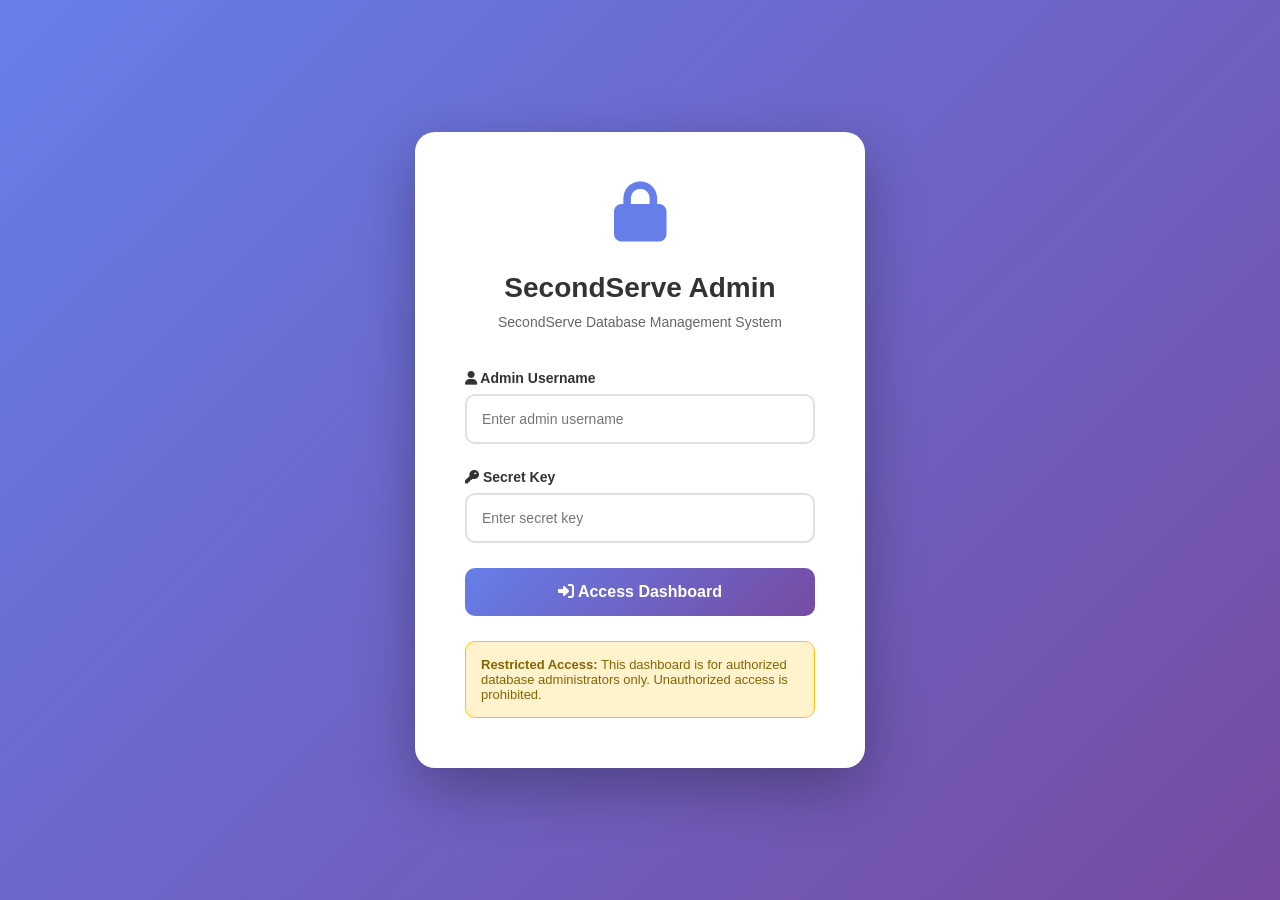
<file: admin-login.html>
<!DOCTYPE html>
<html lang="en">
<head>
    <meta charset="UTF-8">
    <meta name="viewport" content="width=device-width, initial-scale=1.0">
    <title>SecondServe Admin Login</title>
    <link rel="stylesheet" href="https://cdnjs.cloudflare.com/ajax/libs/font-awesome/6.4.0/css/all.min.css">
    <style>
        * {
            margin: 0;
            padding: 0;
            box-sizing: border-box;
        }

        body {
            font-family: 'Segoe UI', Tahoma, Geneva, Verdana, sans-serif;
            background: linear-gradient(135deg, #667eea 0%, #764ba2 100%);
            height: 100vh;
            display: flex;
            justify-content: center;
            align-items: center;
        }

        .login-container {
            background: white;
            padding: 50px;
            border-radius: 20px;
            box-shadow: 0 20px 60px rgba(0,0,0,0.3);
            width: 450px;
        }

        .logo {
            text-align: center;
            margin-bottom: 30px;
        }

        .logo i {
            font-size: 60px;
            color: #667eea;
        }

        h1 {
            text-align: center;
            color: #333;
            margin-bottom: 10px;
            font-size: 28px;
        }

        .subtitle {
            text-align: center;
            color: #666;
            margin-bottom: 40px;
            font-size: 14px;
        }

        .form-group {
            margin-bottom: 25px;
        }

        label {
            display: block;
            margin-bottom: 8px;
            color: #333;
            font-weight: 600;
            font-size: 14px;
        }

        input {
            width: 100%;
            padding: 15px;
            border: 2px solid #e0e0e0;
            border-radius: 10px;
            font-size: 14px;
            transition: all 0.3s;
        }

        input:focus {
            outline: none;
            border-color: #667eea;
        }

        .btn-login {
            width: 100%;
            padding: 15px;
            background: linear-gradient(135deg, #667eea 0%, #764ba2 100%);
            color: white;
            border: none;
            border-radius: 10px;
            font-size: 16px;
            font-weight: 600;
            cursor: pointer;
            transition: transform 0.2s;
        }

        .btn-login:hover {
            transform: translateY(-2px);
            box-shadow: 0 10px 20px rgba(102, 126, 234, 0.4);
        }

        .warning {
            background: #fff3cd;
            border: 1px solid #ffc107;
            padding: 15px;
            border-radius: 10px;
            margin-top: 25px;
            font-size: 13px;
            color: #856404;
        }

        .error-message {
            color: #dc3545;
            text-align: center;
            margin-bottom: 15px;
            display: none;
        }
    </style>
</head>
<body>
    <div class="login-container">
        <div class="logo">
            <i class="fas fa-lock"></i>
        </div>
        <h1>SecondServe Admin</h1>
        <div class="subtitle">SecondServe Database Management System</div>

        <div id="errorMessage" class="error-message"></div>

        <form id="adminLoginForm">
            <div class="form-group">
                <label><i class="fas fa-user"></i> Admin Username</label>
                <input type="text" id="username" placeholder="Enter admin username" required>
            </div>

            <div class="form-group">
                <label><i class="fas fa-key"></i> Secret Key</label>
                <input type="password" id="secretKey" placeholder="Enter secret key" required>
            </div>

            <button type="submit" class="btn-login">
                <i class="fas fa-sign-in-alt"></i> Access Dashboard
            </button>
        </form>

        <div class="warning">
            <strong>Restricted Access:</strong> This dashboard is for authorized database administrators only. Unauthorized access is prohibited.
        </div>
    </div>

    <script src="script/env-config.js"></script>
    <script>
        const ADMIN_SESSION_KEY = 'feedlink_admin_session';
        const API_BASE = window.ENV_CONFIG?.API_BASE_URL || 'http://localhost:5000/api';
        const ADMIN_USERNAME = window.ENV_CONFIG?.ADMIN?.USERNAME || 'secondserveadmin@2025';
        const ADMIN_HASH = window.ENV_CONFIG?.ADMIN?.CREDENTIAL_HASH || '';
        const ADMIN_SESSION_TTL_MS = 60 * 60 * 1000;

        function getAdminSession() {
            try {
                const raw = sessionStorage.getItem(ADMIN_SESSION_KEY);
                const session = raw ? JSON.parse(raw) : null;
                if (!session || !session.token || !session.expiresAt || session.expiresAt <= Date.now()) {
                    sessionStorage.removeItem(ADMIN_SESSION_KEY);
                    return null;
                }
                return session;
            } catch (error) {
                sessionStorage.removeItem(ADMIN_SESSION_KEY);
                return null;
            }
        }

        async function hashCredentials(username, secretKey) {
            const payload = new TextEncoder().encode(`${username}:${secretKey}`);
            const digest = await crypto.subtle.digest('SHA-256', payload);
            return Array.from(new Uint8Array(digest))
                .map((byte) => byte.toString(16).padStart(2, '0'))
                .join('');
        }

        async function tryLocalAdminLogin(username, secretKey) {
            const submittedHash = await hashCredentials(username, secretKey);
            return username === ADMIN_USERNAME && submittedHash === ADMIN_HASH;
        }

        document.getElementById('adminLoginForm').addEventListener('submit', async function (e) {
            e.preventDefault();

            const username = document.getElementById('username').value.trim();
            const secretKey = document.getElementById('secretKey').value;
            const submitButton = this.querySelector('.btn-login');
            const errorDiv = document.getElementById('errorMessage');

            errorDiv.style.display = 'none';
            submitButton.disabled = true;
            submitButton.innerHTML = '<i class="fas fa-spinner fa-spin"></i> Verifying...';

            try {
                const response = await fetch(`${API_BASE}/admin/login`, {
                    method: 'POST',
                    headers: {
                        'Content-Type': 'application/json'
                    },
                    body: JSON.stringify({ username, secretKey })
                });

                const payload = await response.json().catch(() => ({}));
                if (!response.ok || payload.success === false) {
                    throw new Error(payload.error || 'Invalid credentials. Please try again.');
                }

                sessionStorage.setItem(ADMIN_SESSION_KEY, JSON.stringify({
                    token: payload.token,
                    username: payload.username || username,
                    loginTime: new Date().toISOString(),
                    expiresAt: payload.expiresAt || (Date.now() + ADMIN_SESSION_TTL_MS)
                }));

                window.location.href = 'admin-dashboard.html';
            } catch (error) {
                try {
                    const localOk = await tryLocalAdminLogin(username, secretKey);
                    if (localOk) {
                        sessionStorage.setItem(ADMIN_SESSION_KEY, JSON.stringify({
                            token: 'local-admin-token',
                            localOnly: true,
                            username,
                            loginTime: new Date().toISOString(),
                            expiresAt: Date.now() + ADMIN_SESSION_TTL_MS
                        }));
                        window.location.href = 'admin-dashboard.html';
                        return;
                    }
                } catch (localError) {
                    console.error('Local admin login failed:', localError);
                }

                errorDiv.textContent = 'Unable to reach the admin route. Please check the server or verify your credentials.';
                errorDiv.style.display = 'block';
                document.getElementById('secretKey').value = '';
            } finally {
                submitButton.disabled = false;
                submitButton.innerHTML = '<i class="fas fa-sign-in-alt"></i> Access Dashboard';
            }
        });

        if (getAdminSession()) {
            window.location.href = 'admin-dashboard.html';
        }
    </script>
</body>
</html>
</file>
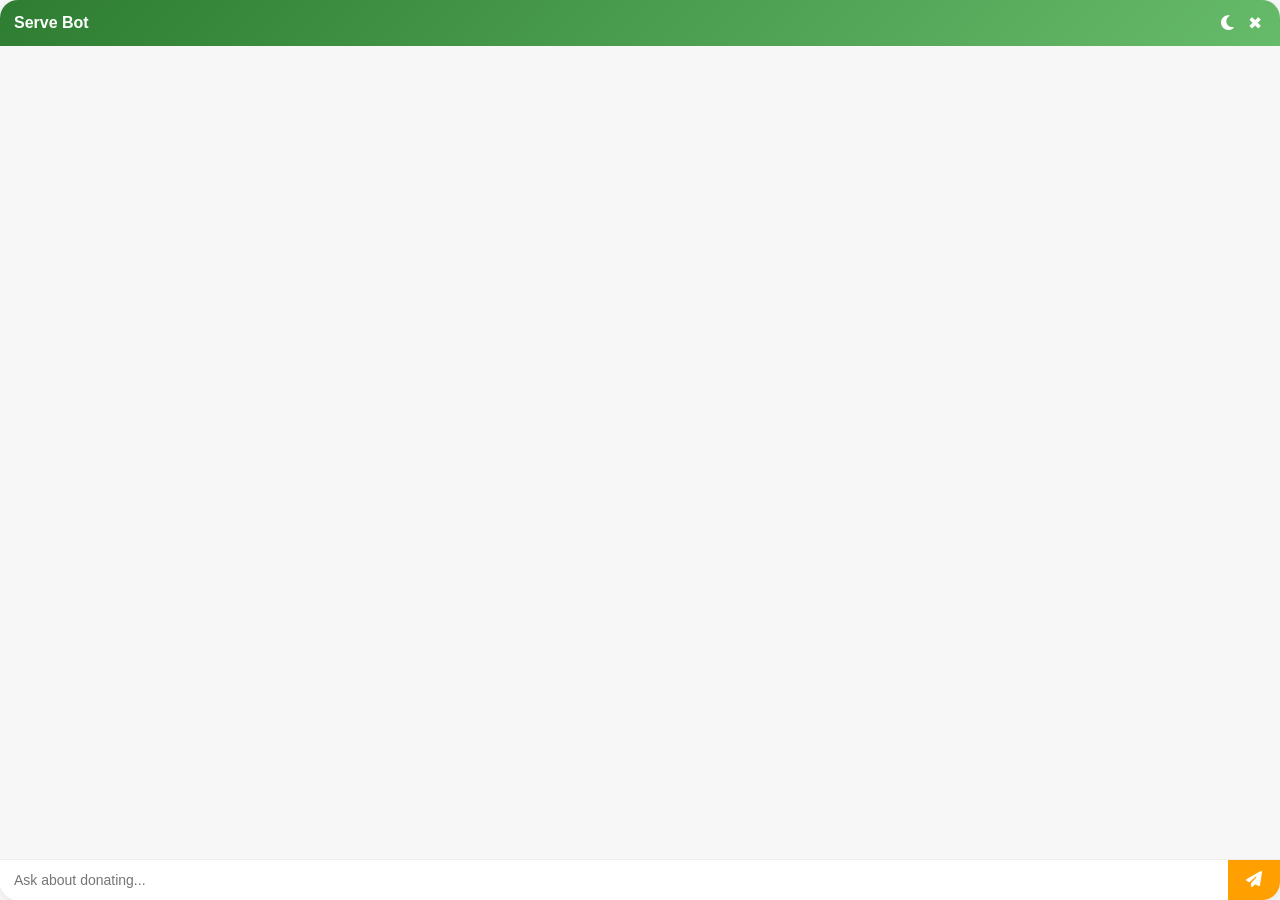
<file: chat.html>
<!DOCTYPE html>
<html lang="en">

<head>
  <meta charset="UTF-8">
  <meta name="viewport" content="width=device-width, initial-scale=1.0">
  <link rel="preconnect" href="https://openrouter.ai" crossorigin>
  <link rel="dns-prefetch" href="https://openrouter.ai">
  <link rel="stylesheet" href="https://cdnjs.cloudflare.com/ajax/libs/font-awesome/6.4.0/css/all.min.css">
  <title>Serve Bot AI Chat</title>

  <style>
    /* ── CSS Variables ── */
    :root {
      --bg-page: #f7f7f7;
      --bg-chat: #ffffff;
      --bg-user-msg: #e3f2fd;
      --bg-bot-msg: #ffffff;
      --border-color: #eeeeee;
      --text-primary: #212121;
      --text-muted: #757575;
      --input-bg: #ffffff;
      --header-grad: linear-gradient(135deg, #2e7d32, #66bb6a);
      --send-btn: #ffa000;
      --shadow: 0 2px 8px rgba(0, 0, 0, 0.08);
      --toggle-icon: "🌙";
    }

    [data-theme="dark"] {
      --bg-page: #121212;
      --bg-chat: #1e1e1e;
      --bg-user-msg: #1a3a4a;
      --bg-bot-msg: #2a2a2a;
      --border-color: #333333;
      --text-primary: #e0e0e0;
      --text-muted: #9e9e9e;
      --input-bg: #2a2a2a;
      --header-grad: linear-gradient(135deg, #1b5e20, #388e3c);
      --send-btn: #ff8f00;
      --shadow: 0 2px 8px rgba(0, 0, 0, 0.4);
      --toggle-icon: "☀️";
    }

    /* Heart theme — only header nav + send button change */
    .heart-theme {
      --header-grad: linear-gradient(135deg, #c2185b, #e91e63, #f06292);
      --send-btn:    #e91e63;
    }

    [data-theme="dark"].heart-theme {
      --header-grad: linear-gradient(135deg, #880e4f, #c2185b);
      --send-btn:    #c2185b;
    }

    /* ── Base ── */
    *,
    *::before,
    *::after {
      box-sizing: border-box;
    }

    body {
      margin: 0;
      font-family: 'Segoe UI', sans-serif;
      overflow: hidden;
      background: var(--bg-page);
      color: var(--text-primary);
      transition: background 0.3s, color 0.3s;
    }

    #chatbox {
      width: 100%;
      height: 100vh;
      background: var(--bg-chat);
      display: flex;
      flex-direction: column;
      border-radius: 18px;
      overflow: hidden;
      box-shadow: var(--shadow);
      transition: background 0.3s, box-shadow 0.3s;
    }

    /* ── Header ── */
    #chat-header {
      background: var(--header-grad);
      color: #fff;
      padding: 12px 14px;
      font-weight: bold;
      display: flex;
      justify-content: space-between;
      align-items: center;
      transition: background 0.3s;
    }

    .header-actions {
      display: flex;
      align-items: center;
      gap: 6px;
    }

    #theme-toggle,
    #close-btn {
      background: transparent;
      border: none;
      color: white;
      font-size: 17px;
      cursor: pointer;
      line-height: 1;
      padding: 2px 4px;
      border-radius: 6px;
      transition: background 0.2s;
    }

    #theme-toggle:hover,
    #close-btn:hover {
      background: rgba(255, 255, 255, 0.2);
    }

    /* ── Messages ── */
    #messages {
      flex: 1;
      overflow-y: auto;
      padding: 12px;
      background: var(--bg-page);
      transition: background 0.3s;
      scrollbar-width: thin;
      scrollbar-color: var(--border-color) transparent;
    }

    #messages::-webkit-scrollbar {
      width: 5px;
    }

    #messages::-webkit-scrollbar-thumb {
      background: var(--border-color);
      border-radius: 4px;
    }

    .msg {
      margin: 8px 0;
      padding: 10px 13px;
      border-radius: 14px;
      max-width: 80%;
      font-size: 14px;
      line-height: 1.5;
      white-space: pre-wrap;
      transition: background 0.3s, border-color 0.3s, color 0.3s;
      color: var(--text-primary);
    }

    .user {
      background: var(--bg-user-msg);
      margin-left: auto;
      border-bottom-right-radius: 4px;
    }

    .bot {
      background: var(--bg-bot-msg);
      border: 1px solid var(--border-color);
      border-bottom-left-radius: 4px;
      box-shadow: var(--shadow);
    }

    /* ── Input area ── */
    #input-area {
      display: flex;
      border-top: 1px solid var(--border-color);
      background: var(--bg-chat);
      transition: background 0.3s, border-color 0.3s;
    }

    #input {
      flex: 1;
      border: none;
      padding: 12px 14px;
      outline: none;
      background: var(--input-bg);
      color: var(--text-primary);
      font-size: 14px;
      font-family: inherit;
      transition: background 0.3s, color 0.3s;
    }

    #input::placeholder {
      color: var(--text-muted);
    }

    button.send {
      background: var(--send-btn);
      border: none;
      color: white;
      padding: 0 18px;
      cursor: pointer;
      font-size: 16px;
      transition: background 0.3s, opacity 0.2s;
    }

    button.send:hover {
      opacity: 0.88;
    }
  </style>
</head>

<body>

  <div id="chatbox">
    <div id="chat-header">
      <span>Serve Bot</span>
      <div class="header-actions">
        <button id="theme-toggle" title="Toggle dark/light mode" onclick="toggleTheme()"><i
            class="fas fa-moon"></i></button>
        <button id="close-btn" onclick="closeChat()">✖</button>
      </div>
    </div>

    <div id="messages"></div>

    <div id="input-area">
      <input id="input" placeholder="Ask about donating..." />
      <button class="send" onclick="send()"><i class="fas fa-paper-plane"></i></button>
    </div>
  </div>

  <script src="script/env-config.js"></script>
  <script>
    /* ══════════════════════════════════════════
       THEME LOGIC
       Priority: URL param > postMessage from parent > OS preference
       ══════════════════════════════════════════ */
    const STORAGE_KEY = "linkbot_theme";

    function applyTheme(theme) {
      document.documentElement.setAttribute("data-theme", theme);
      document.getElementById("theme-toggle").innerHTML = theme === "dark" ? '<i class="fas fa-sun"></i>' : '<i class="fas fa-moon"></i>';
      try { localStorage.setItem(STORAGE_KEY, theme); } catch (e) { }
    }

    function toggleTheme() {
      const current = document.documentElement.getAttribute("data-theme") || "light";
      const next = current === "dark" ? "light" : "dark";
      applyTheme(next);
      // Notify parent page (if embedded in iframe)
      try { window.parent.postMessage({ type: "themeChange", theme: next }, "*"); } catch (e) { }
    }

    (function initTheme() {
      // 1. URL param: ?theme=dark / ?theme=light / ?dark=1
      try {
        const p = new URLSearchParams(window.location.search);
        if (p.get("theme") === "dark" || p.get("dark") === "1") { applyTheme("dark"); return; }
        if (p.get("theme") === "light" || p.get("light") === "1") { applyTheme("light"); return; }
        // Heart theme param
        if (p.get("theme") === "heart" || p.get("heart") === "1") {
          document.body.classList.add("heart-theme");
        }
      } catch (e) { }

      // 2. Saved preference
      try {
        const saved = localStorage.getItem(STORAGE_KEY);
        if (saved) { applyTheme(saved); return; }
      } catch (e) { }

      // 3. OS preference
      const prefersDark = window.matchMedia("(prefers-color-scheme: dark)").matches;
      applyTheme(prefersDark ? "dark" : "light");

      // 4. Live OS preference changes
      window.matchMedia("(prefers-color-scheme: dark)").addEventListener("change", e => {
        // Only follow OS if no manual preference saved
        try { if (!localStorage.getItem(STORAGE_KEY)) applyTheme(e.matches ? "dark" : "light"); }
        catch (_) { applyTheme(e.matches ? "dark" : "light"); }
      });
    })();

    // Listen for postMessage from parent page to sync theme
    window.addEventListener("message", (e) => {
      if (e.data && e.data.type === "setTheme") {
        applyTheme(e.data.theme === "dark" ? "dark" : "light");
      }
      // Legacy close message handling
      // no-op for other messages
    });

    /* ══════════════════════════════════════════
       CHATBOT LOGIC
       ══════════════════════════════════════════ */
    const API_KEY =
      window.ENV_CONFIG?.AI?.OPENROUTER_API_KEY ||
      localStorage.getItem("feedlink_openrouter_api_key") ||
      "";
    const OPENROUTER_MODEL =
      window.ENV_CONFIG?.AI?.OPENROUTER_MODEL ||
      "openai/gpt-oss-20b";

    const SYSTEM_PROMPT = `
You are Second Serve & Second Smile AI 🤖

Second Serve = food donation platform in India, specially west-Bengal.
Second Smile = clothes, books, toys donation platform in India, specially west-Bengal.
Made by team YUKTI from CEM,Kolaghat.
Developed by TEAM YUKTI.
You help users:
- Donate food 🍱
- Donate clothes 👕
- Donate books 📚
- Donate toys 🧸
- Find NGOs
- Food safety tips
- Social impact awareness
- Answer general questions about Second Serve & Second Smile
- Provide donation guidance and encouragement
- Always promote kindness, positivity, and the joy of giving!
-Allways use emoji at the end of your messages to make it more friendly and engaging.
-Don't answer anything unrelated to the project. If you don't know the answer, say "I'm not sure about that, but I'm here to help with anything related to Second Serve & Second Smile!" and encourage users to ask about donations or impact.

Tone: warm, inspiring, short replies.
Encourage kindness and helping people.
Always promote donation and positivity.
`;

    const MAX_CHAT_HISTORY = 8;
    let chatHistory = [{ role: "system", content: SYSTEM_PROMPT.trim() }];

    function closeChat() {
      window.parent.postMessage("closeFeedlinkChat", "*");
    }

    async function send() {
      const input = document.getElementById("input");
      const text = input.value.trim();
      if (!text) return;
      input.value = "";
      addMsg(text, "user");
      chatHistory.push({ role: "user", content: text });

      const fixed = getFixedReply(text);
      if (fixed) { addMsg(fixed, "bot"); return; }

      if (!API_KEY) {
        addMsg("AI assistant is temporarily unavailable, but I can still help with donation basics here.", "bot");
        return;
      }

      const replyNode = showTyping();
      try {
        const reply = await askGPT(chatHistory, (partial) => {
          if (replyNode) {
            replyNode.innerText = partial || "Typing...";
            scrollBottom();
          }
        });
        if (replyNode) {
          replyNode.innerText = reply;
        } else {
          addMsg(reply, "bot");
        }
        chatHistory.push({ role: "assistant", content: reply });
      } catch (e) {
        if (replyNode) replyNode.remove();
        addMsg("⚠️ AI connection error", "bot");
      }

      if (chatHistory.length > MAX_CHAT_HISTORY) {
        chatHistory = [chatHistory[0], ...chatHistory.slice(-(MAX_CHAT_HISTORY - 1))];
      }
    }

    function getFixedReply(text) {
      const msg = text.toLowerCase();
      if (msg.includes("hi") || msg.includes("hello") || msg.includes("hey"))
        return "Hello! I'm your Serve Bot 🤖 Here to help you with all things related to donating food, clothes, books, and toys. How can I assist you today? 😊";
      if (msg.includes("who made second serve") || msg.includes("who made second smile") || msg.includes("who created you") || msg.includes("who built you"))
        return "FeedLink was developed by team YUKTI from CEM Kolaghat";
      if (msg.includes("who created you") || msg.includes("who built you"))
        return "I was created by frontend developer of this project 🚀";
      if (msg.includes("how to donate food") || msg.includes("food donation"))
        return "🍱 To donate food:\n1️⃣ Click Donate\n2️⃣ Upload food photo\n3️⃣ Add location\nNearby NGOs will collect it 💚";
      if (msg.includes("is food safe"))
        return "Ensure food is fresh, not expired, and packed hygienically. Avoid uncovered or stale food.";
      if (msg.includes("donate clothes") || msg.includes("clothes donation"))
        return "👕 Welcome to Second Smile 💖\nDonate clean and usable clothes to help people in need.\nUpload photo + quantity to donate.";
      if (msg.includes("donate books") || msg.includes("book donation"))
        return "📚 Second Smile accepts book donations!\nSchool books, novels, guides — your books can change someone's future ✨";
      if (msg.includes("donate toys") || msg.includes("toy donation"))
        return "🧸 Donate toys via Second Smile!\nOld toys = New smiles 😊\nEnsure toys are safe and usable.";
      if (msg.includes("what is second smile"))
        return "💖 Second Smile is part of Second Serve's ecosystem.\nIt helps donate clothes, books, and toys to people in need.";
      if (msg.includes("how to donate clothes") || msg.includes("second smile process"))
        return "💖 Second Smile donation steps:\n1️⃣ Choose item type\n2️⃣ Upload image\n3️⃣ Add pickup location\nNGOs will contact you 📦";
      return null;
    }

    async function askGPT(messages, onChunk) {
      if (!API_KEY) {
        throw new Error("Missing AI key");
      }

      const requestMessages = messages.slice(-MAX_CHAT_HISTORY);

      const res = await fetch("https://openrouter.ai/api/v1/chat/completions", {
        method: "POST",
        headers: {
          "Authorization": `Bearer ${API_KEY}`,
          "Content-Type": "application/json",
          "Accept": "text/event-stream, application/json",
          "HTTP-Referer": window.location.href,
          "X-Title": "FeedLink AI"
        },
        body: JSON.stringify({
          model: OPENROUTER_MODEL,
          messages: requestMessages,
          temperature: 0.4,
          max_tokens: 220,
          stream: true
        })
      });
      if (!res.ok) {
        throw new Error("AI request failed");
      }

      const contentType = res.headers.get("content-type") || "";
      if (!res.body || !contentType.includes("text/event-stream")) {
        const data = await res.json();
        return data?.choices?.[0]?.message?.content || "I'm here to help with Second Serve & Second Smile.";
      }

      const reader = res.body.getReader();
      const decoder = new TextDecoder();
      let buffer = "";
      let fullReply = "";

      while (true) {
        const { value, done } = await reader.read();
        if (done) break;

        buffer += decoder.decode(value, { stream: true });
        const parts = buffer.split(/\r?\n/);
        buffer = parts.pop() || "";

        for (const line of parts) {
          const trimmed = line.trim();
          if (!trimmed.startsWith("data:")) continue;

          const payload = trimmed.slice(5).trim();
          if (!payload || payload === "[DONE]") {
            continue;
          }

          let chunk;
          try {
            chunk = JSON.parse(payload);
          } catch (err) {
            continue;
          }

          const delta =
            chunk?.choices?.[0]?.delta?.content ||
            chunk?.choices?.[0]?.message?.content ||
            "";

          if (delta) {
            fullReply += delta;
            if (typeof onChunk === "function") {
              onChunk(fullReply);
            }
          }
        }
      }

      if (buffer.trim().startsWith("data:")) {
        const payload = buffer.trim().slice(5).trim();
        if (payload && payload !== "[DONE]") {
          try {
            const chunk = JSON.parse(payload);
            const delta =
              chunk?.choices?.[0]?.delta?.content ||
              chunk?.choices?.[0]?.message?.content ||
              "";
            if (delta) {
              fullReply += delta;
              if (typeof onChunk === "function") onChunk(fullReply);
            }
          } catch (err) {
            // Ignore trailing parse issues and use what we already collected.
          }
        }
      }

      return fullReply.trim() || "I'm here to help with Second Serve & Second Smile.";
    }

    function addMsg(text, type) {
      const div = document.createElement("div");
      div.className = "msg " + type;
      div.innerText = text;
      document.getElementById("messages").appendChild(div);
      scrollBottom();
    }

    let typingDiv = null;
    function showTyping() {
      typingDiv = document.createElement("div");
      typingDiv.className = "msg bot";
      typingDiv.innerText = "Typing...";
      document.getElementById("messages").appendChild(typingDiv);
      scrollBottom();
      return typingDiv;
    }
    function scrollBottom() {
      const m = document.getElementById("messages");
      m.scrollTop = m.scrollHeight;
    }

    document.getElementById("input").addEventListener("keydown", function (e) {
      if (e.key === "Enter") { e.preventDefault(); send(); }
    });
  </script>

</body>

</html>
</file>
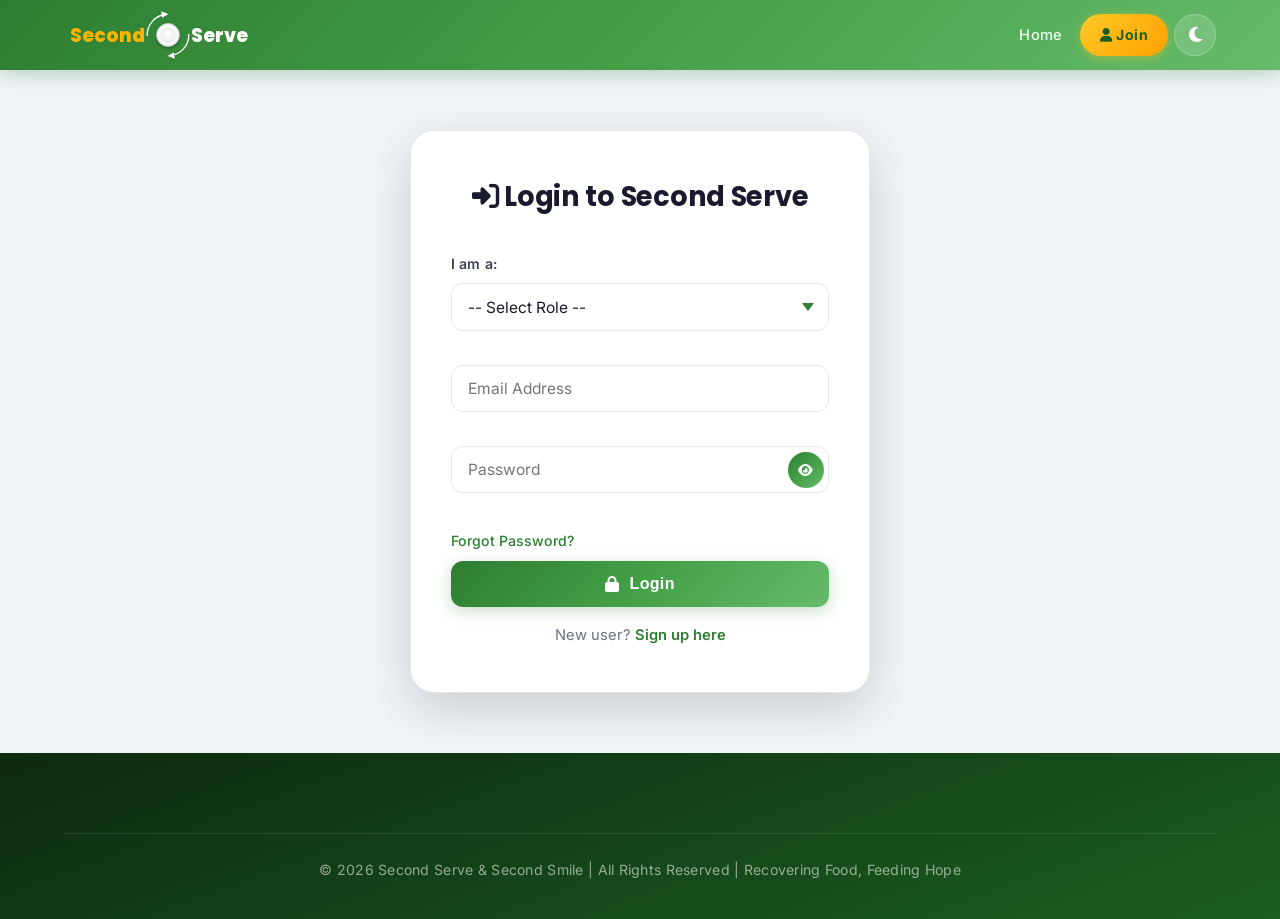
<file: donate.html>
<!DOCTYPE html>
<html lang="en">

<head>
    <meta charset="UTF-8">
    <meta name="viewport" content="width=device-width, initial-scale=1.0">
    <title>Donate Food | Second Serve & Second Smile</title>
    <link rel="stylesheet" href="style/all.css">
    <script>document.documentElement.classList.add('page-is-entering');</script>
    <link rel="stylesheet" href="style/donate.css">
    <link rel="stylesheet" href="https://cdnjs.cloudflare.com/ajax/libs/font-awesome/6.4.0/css/all.min.css">

</head>

<body>

    <!-- Navigation -->
    <header class="navbar">
        <div class="navbar-container">
            <div class="logo">
                <a href="index.html" class="logo">

                   <svg width="200" height="50" viewBox="0 0 200 50">

  <defs>
    <!-- 3D Plate Gradients -->
    <radialGradient id="plateOuter" cx="50%" cy="40%" r="65%">
      <stop offset="0%" stop-color="#ffffff"/>
      <stop offset="70%" stop-color="#f2f2f2"/>
      <stop offset="100%" stop-color="#d9d9d9"/>
    </radialGradient>

    <radialGradient id="plateInner" cx="50%" cy="35%" r="70%">
      <stop offset="0%" stop-color="#ffffff"/>
      <stop offset="100%" stop-color="#ececec"/>
    </radialGradient>

    <!-- Soft shadow -->
    <filter id="shadow" x="-50%" y="-50%" width="200%" height="200%">
      <feDropShadow dx="0" dy="1.5" stdDeviation="1.5"
                    flood-color="#000" flood-opacity="0.3"/>
    </filter>

    <!-- Arrow -->
    <marker id="arrow"
            markerWidth="5"
            markerHeight="5"
            refX="4"
            refY="2.5"
            orient="auto">
      <path d="M0,0 L5,2.5 L0,5 Z" fill="#ffffff"/>
    </marker>
  </defs>

  <!-- LEFT TEXT (closer) -->
  <text x="78" y="32"
        text-anchor="end"
        font-family="Poppins, sans-serif"
        font-weight="800"
        font-size="18"
        fill="#ffb300">
    Second
  </text>

  <!-- CENTER -->
  <g transform="translate(100,25)">

    <!-- Rotating Arrows -->
    <g>
      <path d="M 0 -20 A 20 20 0 0 1 20 0"
            fill="none"
            stroke="#ffffff"
            stroke-width="1.3"
            marker-end="url(#arrow)"/>

      <path d="M 0 20 A 20 20 0 0 1 -20 0"
            fill="none"
            stroke="#ffffff"
            stroke-width="1.3"
            marker-end="url(#arrow)"/>

      <animateTransform
        attributeName="transform"
        type="rotate"
        from="0"
        to="360"
        dur="6s"
        repeatCount="indefinite"/>
    </g>

    <!-- Plate Base -->
    <circle cx="0" cy="0" r="11"
            fill="url(#plateOuter)"
            stroke="#cfcfcf"
            stroke-width="0.8"
            filter="url(#shadow)"/>

    <!-- Rim -->
    <circle cx="0" cy="0" r="9"
            fill="none"
            stroke="#ffffff"
            stroke-width="1.5"
            opacity="0.8"/>

    <!-- Inner Bowl -->
    <circle cx="0" cy="0" r="6.5"
            fill="url(#plateInner)"
            stroke="#e0e0e0"
            stroke-width="0.5"/>

  </g>

  <!-- RIGHT TEXT (closer) -->
  <text x="122" y="32"
        text-anchor="start"
        font-family="Poppins, sans-serif"
        font-weight="800"
        font-size="18"
        fill="#ffffff">
    Serve
  </text>

</svg>
                </a>
            </div>
            <nav class="nav-menu">
                <a href="index.html" class="nav-link">Home</a>
                <a href="find-ngo.html" class="nav-link">Find NGOs</a>
                <a href="login.html" class="nav-link login-btn">Login</a>
                <button class="dark-mode-toggle" id="darkModeToggle" title="Toggle Dark Mode">
                    <i class="fas fa-moon"></i>
                </button>
            </nav>
            <!-- Hamburger Button (mobile only) -->
            <button class="hamburger" id="hamburgerBtn" aria-label="Toggle navigation" aria-expanded="false">
                <span></span>
                <span></span>
                <span></span>
            </button>
        </div>
    </header>

    <div class="donate-container">
        <h2><i class="fas fa-hand-holding-heart"></i> Donate Surplus Food</h2>
        <p style="color: var(--text-light); margin-bottom: 20px;">Share your surplus food and make a real difference in
            someone's life</p>

        <form id="donateForm">

            <!-- Basic Food Information -->
            <div class="form-section">
                <h3><i class="fas fa-info-circle"></i> Food Information</h3>

                <div class="form-row full">
                    <div class="form-group">
                        <label for="foodName">Food Name/Type *</label>
                        <input type="text" id="foodName" placeholder="e.g., Rice, Biryani, Mixed Vegetables" required>
                    </div>
                </div>

                <div class="form-row">
                    <div class="form-group">
                        <label for="quantity">Quantity *</label>
                        <input type="number" id="quantity" placeholder="Number of servings" min="1" required>
                    </div>
                    <div class="form-group">
                        <label for="unit">Unit *</label>
                        <select id="unit" required>
                            <option value="">-- Select Unit --</option>
                            <option value="servings">Servings</option>
                            <option value="kg">Kilograms (kg)</option>
                            <option value="liters">Liters</option>
                            <option value="plates">Plates</option>
                            <option value="packets">Packets</option>
                            <option value="containers">Containers</option>
                            <option value="boxes">Boxes</option>
                        </select>
                    </div>
                </div>

                <div class="info-box">
                    <i class="fas fa-lightbulb"></i> Be specific about the quantity to help NGOs plan distribution
                    better
                </div>
            </div>

            <!-- Food Characteristics -->
            <div class="form-section">
                <h3><i class="fas fa-leaf"></i> Food Details</h3>

                <div class="form-group" style="margin-bottom: 20px;">
                    <label>Is this food vegetarian? *</label>
                    <div class="checkbox-group">
                        <div class="checkbox-item">
                            <input type="radio" id="veg-yes" name="vegetarian" value="yes" required>
                            <label for="veg-yes" style="margin: 0;">🥬 Yes, Vegetarian</label>
                        </div>
                        <div class="checkbox-item">
                            <input type="radio" id="veg-no" name="vegetarian" value="no" required>
                            <label for="veg-no" style="margin: 0;">🍗 No, Non-Vegetarian</label>
                        </div>
                    </div>
                </div>

                <div class="form-group" style="margin-bottom: 20px;">
                    <label>Food Category/Type *</label>
                    <div class="tag-group">
                        <div>
                            <input type="checkbox" id="tag-cooked" class="tag-checkbox" name="category">
                            <label for="tag-cooked" class="tag-label">🍳 Cooked</label>
                        </div>
                        <div>
                            <input type="checkbox" id="tag-raw" class="tag-checkbox" name="category">
                            <label for="tag-raw" class="tag-label">🥕 Raw/Fresh</label>
                        </div>
                        <div>
                            <input type="checkbox" id="tag-packaged" class="tag-checkbox" name="category">
                            <label for="tag-packaged" class="tag-label">📦 Packaged</label>
                        </div>
                        <div>
                            <input type="checkbox" id="tag-baked" class="tag-checkbox" name="category">
                            <label for="tag-baked" class="tag-label">🥐 Baked</label>
                        </div>
                        <div>
                            <input type="checkbox" id="tag-dairy" class="tag-checkbox" name="category">
                            <label for="tag-dairy" class="tag-label">🥛 Dairy</label>
                        </div>
                        <div>
                            <input type="checkbox" id="tag-beverages" class="tag-checkbox" name="category">
                            <label for="tag-beverages" class="tag-label">☕ Beverages</label>
                        </div>
                    </div>
                </div>
            </div>

            <!-- Expiry & Safety Information -->
            <div class="form-section">
                <h3><i class="fas fa-clock"></i> Expiry Information</h3>

                <div class="form-row">
                    <div class="form-group">
                        <label for="expiryDate">Best Before Date *</label>
                        <input type="date" id="expiryDate" required>
                    </div>
                    <div class="form-group">
                        <label for="expiryTime">Best Before Time *</label>
                        <input type="time" id="expiryTime" required>
                    </div>
                </div>

                <div class="info-box">
                    <i class="fas fa-exclamation-circle"></i> Please provide accurate expiry details. NGOs will
                    prioritize based on urgency.
                </div>
            </div>

            <!-- Location Information -->
            <div class="form-section">
                <h3><i class="fas fa-map-marker-alt"></i> Pickup Location</h3>

                <div class="location-btn-wrapper">
                    <button type="button" id="getCurrentLocationBtn" class="location-btn">
                        <i class="fas fa-location-dot"></i> Use My Current Location
                    </button>
                    <div id="locationStatus" class="location-status"></div>
                </div>

                <div class="form-row full">
                    <div class="form-group">
                        <label for="address">Pickup Address *</label>
                        <input type="text" id="address" placeholder="Building name, street address" required>
                    </div>
                </div>

                <div class="form-row">
                    <div class="form-group">
                        <label for="city">City *</label>
                        <input type="text" id="city" placeholder="Your city" required>
                    </div>
                    <div class="form-group">
                        <label for="pincode">Pin Code *</label>
                        <input type="text" id="pincode" placeholder="Postal code" required>
                    </div>
                </div>

                <div class="form-row full">
                    <div class="form-group">
                        <label for="landmark">Landmark (Optional)</label>
                        <input type="text" id="landmark" placeholder="e.g., near XYZ School">
                    </div>
                </div>
            </div>

            <!-- Additional Information -->
            <div class="form-section">
                <h3><i class="fas fa-file-alt"></i> Additional Details</h3>

                <div class="form-row full">
                    <div class="form-group">
                        <label for="description">Food Description (Optional)</label>
                        <textarea id="description"
                            placeholder="Any special instructions or details about the food? e.g., Allergies, ingredients, storage conditions"></textarea>
                    </div>
                </div>

                <div class="form-row full">
                    <div class="form-group file-upload">
                        <label for="foodImage">Food Photo *</label>
                        <div class="file-input-wrapper">
                            <input type="file" id="foodImage" accept="image/*" required>
                            <label for="foodImage" class="file-input-label">
                                <i class="fas fa-cloud-upload-alt"></i>
                                <span>Click to upload or drag and drop</span>
                            </label>
                        </div>
                        <p class="file-name" id="fileName"></p>
                    </div>
                </div>

                <div class="form-row full">
                    <div class="form-group">
                        <label for="contactPhone">Contact Number *</label>
                        <input type="tel" id="contactPhone" placeholder="Your phone number" required>
                    </div>
                </div>
            </div>

            <button type="submit" class="submit-btn">
                <i class="fas fa-check-circle"></i> Post Your Donation
            </button>
        </form>
    </div>

    <!-- Footer -->
    <footer class="footer">
        <div class="section-container">
            <div class="footer-bottom">
                <p>&copy; 2026 Second Serve & Second Smile | All Rights Reserved | Recovering Food, Feeding Hope</p>
            </div>
        </div>
    </footer>

    <script src="script/api-config.js"></script>
    <script src="script/api-utils.js"></script>
    <script src="script/auth-manager.js"></script>
    <script src="script/shared-utils.js"></script>
    <script src="script/donate.js"></script>
    <script src="script/all.js"></script>
    <script>
        // Auth guard: redirect to login if not signed in
        document.addEventListener('DOMContentLoaded', function () {
            if (typeof AuthManager !== 'undefined') {
                AuthManager.requireAuth();
            }
        });
    </script>

</body>

</html>
</file>
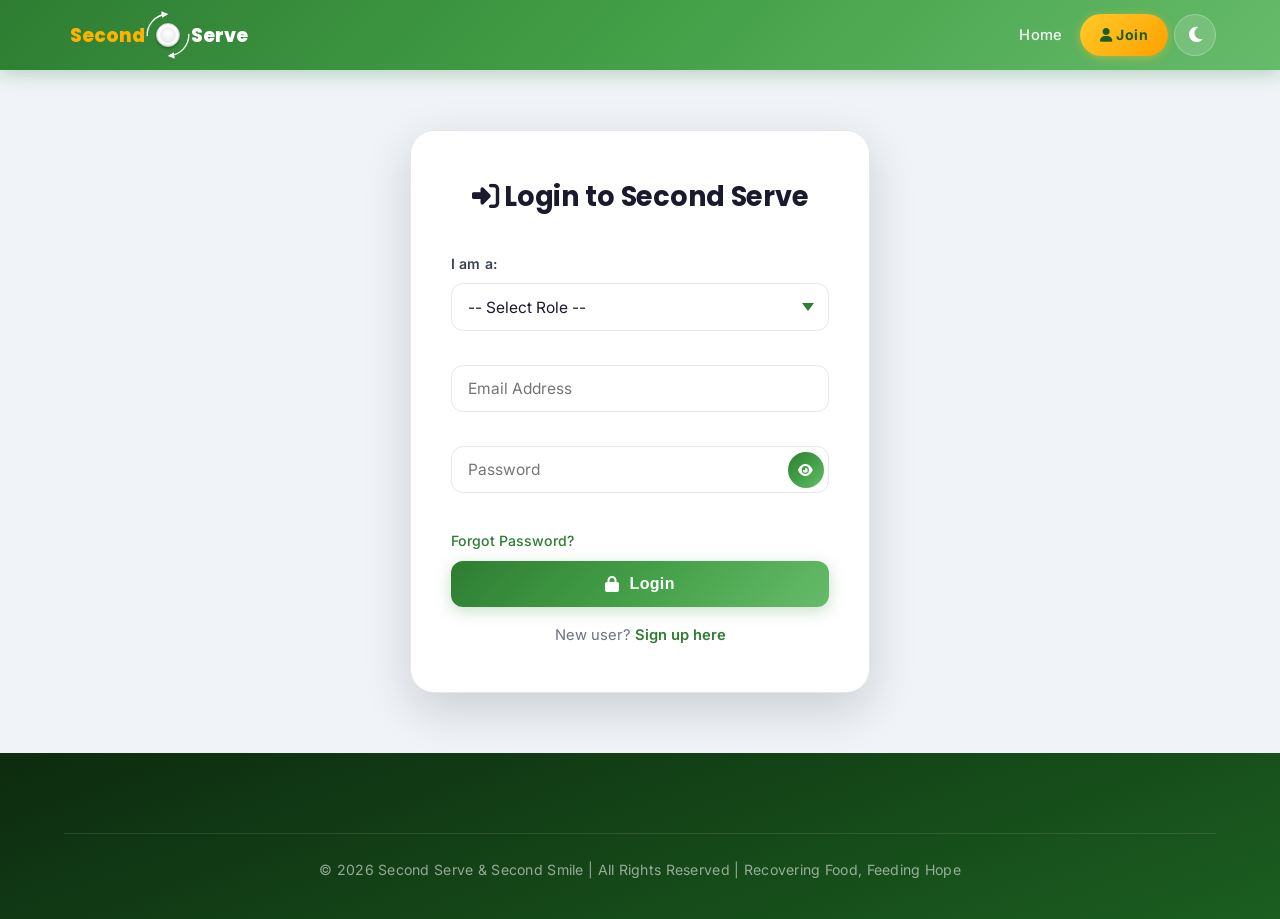
<file: donor-dashboard.html>
<!DOCTYPE html>
<html lang="en">
<head>
<meta charset="UTF-8"/>
<meta name="viewport" content="width=device-width, initial-scale=1.0"/>
<title>Second Serve & Second Smile — Donor Dashboard</title>
<link href="https://fonts.googleapis.com/css2?family=Inter:wght@300;400;500;600;700;800&family=Poppins:wght@600;700;800&display=swap" rel="stylesheet">
<link rel="stylesheet" href="https://cdnjs.cloudflare.com/ajax/libs/font-awesome/6.5.0/css/all.min.css"/>

<style>
/* ─── ROOT VARIABLES ────────────────────────────────────────────────────── */
:root {
  --primary:       #2e7d32;
  --primary-light: #66bb6a;
  --primary-dark:  #1b5e20;
  --primary-grad:  linear-gradient(135deg,#2e7d32 0%,#43a047 50%,#66bb6a 100%);
  --accent:        #ffca28;
  --accent-dark:   #ffa000;
  --accent-grad:   linear-gradient(135deg,#ffca28,#ffa000);
  --orange:        #ff6d00;
  --text-dark:     #1a1a2e;
  --text-med:      #374151;
  --text-light:    #6b7280;
  --bg:            #f0f4f8;
  --bg-white:      #ffffff;
  --card:          #ffffff;
  --border:        #e5e7eb;
  --border-light:  #f3f4f6;
  --shadow-sm:     0 2px 8px rgba(0,0,0,.08);
  --shadow-md:     0 4px 20px rgba(0,0,0,.10);
  --shadow-lg:     0 8px 32px rgba(0,0,0,.13);
  --shadow-green:  0 4px 20px rgba(46,125,50,.25);
  --r-sm:8px;--r-md:12px;--r-lg:16px;--r-xl:24px;--r-full:9999px;
  --ease:all .25s cubic-bezier(.4,0,.2,1);
}
body.dark-mode {
  --text-dark:#f1f5f9;--text-med:#cbd5e1;--text-light:#94a3b8;
  --bg:#0f172a;--bg-white:#1e293b;--card:#1e293b;
  --border:#334155;--border-light:#253347;
  --shadow-sm:0 2px 8px rgba(0,0,0,.4);--shadow-md:0 4px 20px rgba(0,0,0,.5);
  --shadow-lg:0 8px 32px rgba(0,0,0,.6);--shadow-green:0 4px 20px rgba(102,187,106,.2);
}
*,*::before,*::after{box-sizing:border-box;margin:0;padding:0}
html{scroll-behavior:smooth}
body{
  font-family:'Inter','Segoe UI',sans-serif;
  background:var(--bg);color:var(--text-dark);
  line-height:1.65;-webkit-font-smoothing:antialiased;
  min-height:100vh;display:flex;flex-direction:column;
}

/* ─── TOPBAR ─────────────────────────────────────────────────────────────── */
.topbar{
  background:var(--primary-grad);color:#fff;
  padding:0 28px;height:64px;
  display:flex;align-items:center;justify-content:space-between;
  position:sticky;top:0;z-index:200;
  box-shadow:0 2px 20px rgba(46,125,50,.35);
}
.brand{
  display:flex;align-items:center;
  text-decoration:none;
  height:44px;flex-shrink:0;
  transition:var(--ease);
}
.brand:hover{opacity:.9;transform:scale(1.02)}
.brand svg{height:100%;width:auto}
.topbar-right{display:flex;align-items:center;gap:10px}

.icon-btn{
  background:rgba(255,255,255,.15);border:1.5px solid rgba(255,255,255,.25);
  border-radius:50%;width:40px;height:40px;
  display:flex;align-items:center;justify-content:center;
  color:#fff;font-size:1rem;cursor:pointer;transition:var(--ease);
}
.icon-btn:hover{background:rgba(255,255,255,.28);border-color:rgba(255,255,255,.5)}

.cta-btn{
  background:var(--accent-grad);color:#1b5e20;border:none;
  padding:9px 20px;border-radius:var(--r-full);
  font-weight:700;font-size:.85rem;cursor:pointer;transition:var(--ease);
  display:inline-flex;align-items:center;gap:6px;
  box-shadow:0 2px 10px rgba(255,202,40,.4);text-decoration:none;
}
.cta-btn:hover{transform:translateY(-2px);box-shadow:0 6px 20px rgba(255,202,40,.5)}

/* CHAT POPUP */
#chat-toggle{
  position:fixed;
  bottom:24px;
  right:24px;
  background:linear-gradient(135deg,#ffca28,#ffa000);
  color:#1b5e20;
  border:none;
  padding:13px 22px;
  border-radius:9999px;
  cursor:pointer;
  font-weight:700;
  font-size:.92rem;
  z-index:9999;
  box-shadow:0 8px 28px rgba(255,202,40,.4);
  transition:var(--ease);
  display:flex;
  align-items:center;
  gap:8px;
  letter-spacing:.02em;
}
#chat-toggle:hover{
  background:linear-gradient(135deg,#ffd740,#ffab00);
  transform:translateY(-3px);
  box-shadow:0 12px 36px rgba(255,202,40,.5);
}
#chat-toggle.open{
  background:linear-gradient(135deg,#1b5e20,#2e7d32);
  color:#fff;
}
#chat-overlay{
  position:fixed;
  bottom:0;
  right:24px;
  width:380px;
  height:520px;
  display:none;
  z-index:9999;
  filter:drop-shadow(0 20px 50px rgba(0,0,0,.3));
}
#chat-overlay iframe{
  width:100%;
  height:100%;
  border:none;
  border-radius:20px;
  box-shadow:0 20px 60px rgba(0,0,0,.3);
  background:#fff;
}


/* ─── LAYOUT ─────────────────────────────────────────────────────────────── */
.page-wrap{
  display:flex;flex:1;max-width:1300px;
  margin:0 auto;width:100%;
  padding:28px 20px;gap:24px;align-items:flex-start;
}

.card{
  background:var(--card);border-radius:var(--r-lg);
  box-shadow:var(--shadow-sm);border:1px solid var(--border-light);
  overflow:hidden;transition:var(--ease);
}

/* ─── SIDEBAR ────────────────────────────────────────────────────────────── */
.sidebar{
  width:290px;flex-shrink:0;
  display:flex;flex-direction:column;gap:16px;
  position:sticky;top:80px;
}

/* ─── PROFILE CARD ───────────────────────────────────────────────────────── */
.profile-cover{
  height:76px;
  background:linear-gradient(135deg,#ff6d00 0%,#ffca28 60%,#43a047 100%);
  position:relative;
}
.profile-cover::after{
  content:'';position:absolute;inset:0;
  background:url("data:image/svg+xml,%3Csvg width='40' height='40' xmlns='http://www.w3.org/2000/svg'%3E%3Ccircle cx='20' cy='20' r='18' fill='none' stroke='rgba(255,255,255,.1)' stroke-width='2'/%3E%3C/svg%3E") repeat;
}
.photo-wrap{
  position:absolute;left:50%;bottom:-40px;
  transform:translateX(-50%);
}
.profile-photo{
  width:80px;height:80px;border-radius:50%;
  border:4px solid var(--card);
  background:linear-gradient(135deg,#ffca28,#ffa000);
  display:flex;align-items:center;justify-content:center;
  font-size:2rem;overflow:hidden;position:relative;
  cursor:pointer;box-shadow:0 4px 16px rgba(255,202,40,.4);
  transition:var(--ease);
}
.profile-photo img{
  width:100%;height:100%;object-fit:cover;
  position:absolute;border-radius:50%;
}
.photo-overlay{
  position:absolute;inset:0;border-radius:50%;
  background:rgba(0,0,0,.5);
  display:flex;align-items:center;justify-content:center;
  opacity:0;transition:opacity .2s;color:#fff;font-size:.82rem;gap:4px;
}
.profile-photo:hover .photo-overlay{opacity:1}

.profile-body{padding:54px 20px 18px;text-align:center}
.profile-name{
  font-family:'Poppins',sans-serif;font-size:1.08rem;font-weight:700;
  color:var(--text-dark);margin-bottom:3px;
}
.profile-sub{font-size:.8rem;color:var(--text-light);margin-bottom:10px}
.donor-pill{
  display:inline-flex;align-items:center;gap:5px;
  background:rgba(255,202,40,.15);color:#b45309;
  border:1px solid rgba(255,202,40,.35);
  padding:4px 12px;border-radius:var(--r-full);
  font-size:.72rem;font-weight:700;letter-spacing:.04em;margin-bottom:16px;
}
body.dark-mode .donor-pill{background:rgba(255,202,40,.12);border-color:rgba(255,202,40,.25);color:var(--accent)}

.profile-stats{
  display:grid;grid-template-columns:repeat(3,1fr);
  border-top:1px solid var(--border);margin:0 -20px;
}
.ps{padding:12px 4px;text-align:center;border-right:1px solid var(--border)}
.ps:last-child{border-right:none}
.ps-val{
  font-family:'Poppins',sans-serif;font-size:1.1rem;font-weight:800;
  color:var(--primary);display:block;
}
.ps-lbl{font-size:.66rem;color:var(--text-light);text-transform:uppercase;letter-spacing:.06em}

/* ─── VIEW / EDIT ────────────────────────────────────────────────────────── */
.sec-head{
  display:flex;align-items:center;justify-content:space-between;
  padding:14px 20px 0;
}
.sec-title{
  font-size:.73rem;font-weight:700;text-transform:uppercase;
  letter-spacing:.09em;color:var(--text-light);
}
.edit-btn{
  background:none;border:none;color:var(--primary);
  font-size:.78rem;font-weight:600;cursor:pointer;
  display:flex;align-items:center;gap:4px;padding:0;
  transition:var(--ease);font-family:'Inter',sans-serif;
}
.edit-btn:hover{color:var(--primary-dark)}

.info-rows{padding:6px 20px 16px}
.i-row{
  display:flex;align-items:flex-start;gap:10px;
  padding:8px 0;border-bottom:1px solid var(--border-light);
  font-size:.84rem;
}
.i-row:last-child{border-bottom:none}
.i-row i{color:var(--primary);width:16px;font-size:.8rem;margin-top:2px;flex-shrink:0}
.i-val{color:var(--text-med);font-weight:500;word-break:break-word}

.profile-form{padding:10px 20px 20px}
.fl-field{margin-bottom:13px}
.fl-field label{
  display:block;font-size:.73rem;font-weight:700;
  color:var(--text-light);margin-bottom:5px;
  text-transform:uppercase;letter-spacing:.05em;
}
.fl-field input,.fl-field textarea,.fl-field select{
  width:100%;padding:9px 12px;
  border:1.5px solid var(--border);border-radius:var(--r-sm);
  background:var(--bg-white);color:var(--text-dark);
  font-family:'Inter',sans-serif;font-size:.87rem;
  transition:var(--ease);outline:none;
}
.fl-field textarea{resize:none;height:70px}
.fl-field input:focus,.fl-field textarea:focus{
  border-color:var(--primary);box-shadow:0 0 0 3px rgba(46,125,50,.1);
}
.fl-field input[readonly]{
  background:var(--border-light);color:var(--text-light);cursor:not-allowed;
}
body.dark-mode .fl-field input[readonly]{background:rgba(255,255,255,.04)}
body.dark-mode .fl-field input,.dark-mode .fl-field textarea{
  background:rgba(255,255,255,.05);color:var(--text-dark);border-color:var(--border);
}
body.dark-mode .fl-field input:focus,.dark-mode .fl-field textarea:focus{background:rgba(255,255,255,.08)}

.lock-note{font-size:.68rem;color:var(--text-light);margin-top:4px;display:flex;align-items:center;gap:4px}
.save-btn{
  width:100%;padding:11px;background:var(--primary-grad);color:#fff;
  border:none;border-radius:var(--r-md);font-weight:700;font-size:.9rem;
  cursor:pointer;display:flex;align-items:center;justify-content:center;gap:8px;
  transition:var(--ease);box-shadow:var(--shadow-green);margin-top:4px;
  font-family:'Inter',sans-serif;
}
.save-btn:hover{background:linear-gradient(135deg,#1b5e20,#2e7d32);transform:translateY(-1px)}
.save-btn:disabled{opacity:.6;cursor:not-allowed;transform:none}

/* ─── IMPACT CARD ────────────────────────────────────────────────────────── */
.impact-body{padding:16px 20px}
.prog-row{margin-bottom:14px}
.prog-label{display:flex;justify-content:space-between;font-size:.82rem;margin-bottom:5px}
.prog-label .val{font-weight:700;color:var(--primary)}
.prog-bar{background:var(--border);border-radius:var(--r-full);height:8px;overflow:hidden}
.prog-fill{height:100%;border-radius:var(--r-full);transition:width 1.2s ease}
.pf-green{background:var(--primary-grad)}
.pf-orange{background:var(--accent-grad)}
.prog-note{font-size:.73rem;color:var(--text-light);margin-top:4px}

.impact-grid{display:grid;grid-template-columns:1fr 1fr;gap:10px;margin-top:16px}
.impact-stat{
  background:var(--border-light);border-radius:var(--r-md);
  padding:14px;text-align:center;
  border:1px solid var(--border);
}
body.dark-mode .impact-stat{background:rgba(255,255,255,.04)}
.impact-stat .iv{
  font-family:'Poppins',sans-serif;font-size:1.3rem;font-weight:800;
  color:var(--primary);display:block;
}
.impact-stat .il{font-size:.72rem;color:var(--text-light);margin-top:2px}

/* ─── LEADERBOARD ────────────────────────────────────────────────────────── */
.lb-item{
  display:flex;align-items:center;gap:12px;
  padding:10px 20px;border-bottom:1px solid var(--border-light);
  font-size:.84rem;
}
.lb-item:last-child{border-bottom:none}
.lb-rank{
  font-family:'Poppins',sans-serif;font-size:.85rem;font-weight:800;
  color:var(--text-light);width:28px;flex-shrink:0;text-align:center;
}
.lb-rank.gold{color:#f59e0b}
.lb-name{flex:1;font-weight:500;color:var(--text-med)}
.lb-val{font-size:.78rem;font-weight:700;color:var(--primary)}
.lb-name.clickable{
  cursor:pointer;
  color:var(--text-dark);
  text-decoration:none;
  font-weight:700;
  position:relative;
  transition:var(--ease);
}
.lb-name.clickable::after{
  content:'';
  position:absolute;
  left:0;
  bottom:-2px;
  width:100%;
  height:2px;
  background:linear-gradient(90deg,#fb923c,#f59e0b,#facc15);
  transform:scaleX(.35);
  transform-origin:left;
  opacity:.75;
  transition:var(--ease);
}
.lb-name.clickable:hover{
  color:var(--primary-dark);
  letter-spacing:.01em;
}
.lb-name.clickable:hover::after{
  transform:scaleX(1);
  opacity:1;
}
body.dark-mode .lb-name.clickable{
  color:#ffffff;
  text-shadow:0 1px 3px rgba(0,0,0,.28);
}
body.dark-mode .lb-name.clickable:hover{color:#ffffff}
.you-tag{
  font-size:.65rem;font-weight:700;
  background:rgba(46,125,50,.1);color:var(--primary);
  padding:2px 7px;border-radius:var(--r-full);margin-left:6px;
}

/* ─── SIDE NAV ───────────────────────────────────────────────────────────── */
.side-nav{padding:10px 12px}
.nav-link{
  display:flex;align-items:center;gap:10px;
  padding:10px 12px;border-radius:var(--r-md);
  font-size:.88rem;font-weight:500;color:var(--text-med);
  transition:var(--ease);text-decoration:none;margin:2px 0;
  border:none;background:none;width:100%;text-align:left;
  cursor:pointer;font-family:'Inter',sans-serif;
}
.nav-link:hover{background:var(--border-light);color:var(--text-dark)}
.nav-link.active{background:rgba(46,125,50,.1);color:var(--primary);font-weight:600}
.nav-link i{width:18px;text-align:center;font-size:.88rem}
.nav-link.danger{color:#ef4444}
.nav-link.danger:hover{background:rgba(239,68,68,.08)}

/* ─── MAIN ───────────────────────────────────────────────────────────────── */
.main{flex:1;display:flex;flex-direction:column;gap:20px;min-width:0}

/* ─── STATS ──────────────────────────────────────────────────────────────── */
.stats-grid{display:grid;grid-template-columns:repeat(4,1fr);gap:14px}
.stat-card{
  background:var(--card);border-radius:var(--r-lg);padding:20px;
  border:1px solid var(--border-light);box-shadow:var(--shadow-sm);
  transition:var(--ease);position:relative;overflow:hidden;
}
.stat-card::before{content:'';position:absolute;top:0;left:0;right:0;height:3px}
.sc-green::before{background:var(--primary-grad)}
.sc-orange::before{background:var(--accent-grad)}
.sc-blue::before{background:linear-gradient(135deg,#3b82f6,#60a5fa)}
.sc-purple::before{background:linear-gradient(135deg,#8b5cf6,#a78bfa)}
.stat-card:hover{transform:translateY(-3px);box-shadow:var(--shadow-md)}

.s-icon{width:42px;height:42px;border-radius:var(--r-md);
  display:flex;align-items:center;justify-content:center;font-size:1.1rem;margin-bottom:12px}
.si-g{background:rgba(46,125,50,.1);color:var(--primary)}
.si-o{background:rgba(255,160,0,.12);color:#e65100}
.si-b{background:rgba(59,130,246,.1);color:#3b82f6}
.si-p{background:rgba(139,92,246,.1);color:#8b5cf6}
.s-val{font-family:'Poppins',sans-serif;font-size:1.85rem;font-weight:800;
  color:var(--text-dark);letter-spacing:-.04em;line-height:1}
.s-lbl{font-size:.78rem;color:var(--text-light);margin-top:5px;font-weight:500}
.s-delta{font-size:.72rem;margin-top:8px;font-weight:600;display:flex;align-items:center;gap:3px}
.up{color:var(--primary)}.dn{color:#ef4444}

/* ─── PANEL ──────────────────────────────────────────────────────────────── */
.panel-head{
  padding:18px 20px;border-bottom:1px solid var(--border);
  display:flex;align-items:center;justify-content:space-between;flex-wrap:wrap;gap:10px;
}
.panel-title{font-family:'Poppins',sans-serif;font-size:1rem;font-weight:700;color:var(--text-dark)}
.panel-sub{font-size:.78rem;color:var(--text-light);margin-top:2px}

.tabs{display:flex;gap:3px;background:var(--border-light);border-radius:var(--r-md);padding:3px}
.tab{
  padding:5px 14px;border-radius:var(--r-sm);font-size:.77rem;font-weight:600;
  border:none;background:none;cursor:pointer;color:var(--text-light);
  transition:var(--ease);font-family:'Inter',sans-serif;
}
.tab.active{background:var(--card);color:var(--primary);box-shadow:var(--shadow-sm)}

/* ─── DONATION ITEM ──────────────────────────────────────────────────────── */
.don-item{
  display:flex;align-items:center;gap:14px;
  padding:14px 20px;border-bottom:1px solid var(--border-light);
  transition:background .15s;
  animation:slideIn .28s ease;
}
.don-item:last-child{border-bottom:none}
.don-item:hover{background:var(--border-light)}
@keyframes slideIn{from{opacity:0;transform:translateX(-8px)}to{opacity:1;transform:translateX(0)}}

.don-icon{
  width:44px;height:44px;border-radius:var(--r-md);
  background:rgba(255,202,40,.12);
  display:flex;align-items:center;justify-content:center;
  font-size:1.3rem;flex-shrink:0;
}
.don-info{flex:1;min-width:0}
.don-name{font-size:.9rem;font-weight:600;color:var(--text-dark);
  white-space:nowrap;overflow:hidden;text-overflow:ellipsis}
.don-meta{font-size:.76rem;color:var(--text-light);margin-top:3px}
.don-date{font-size:.72rem;color:var(--text-light);margin-top:2px;
  font-family:'Inter',sans-serif}

.don-actions{display:flex;gap:8px;align-items:center;margin-top:8px}
.don-actions .cta-btn{font-size:.74rem;padding:5px 10px;border-radius:var(--r-sm);}

.d-badge{padding:4px 11px;border-radius:var(--r-full);
  font-size:.71rem;font-weight:700;letter-spacing:.04em;flex-shrink:0}
.db-completed{background:rgba(46,125,50,.1);color:var(--primary)}
.db-pending{background:rgba(255,202,40,.15);color:#b45309}
.db-cancelled{background:rgba(239,68,68,.08);color:#ef4444}

.empty{padding:40px 20px;text-align:center;color:var(--text-light)}
.empty i{font-size:2rem;margin-bottom:10px;display:block}
.empty p{font-size:.9rem}
.donate-cta{
  margin-top:12px;padding:10px 20px;
  background:var(--primary-grad);color:#fff;
  border:none;border-radius:var(--r-full);
  font-weight:700;font-size:.85rem;cursor:pointer;
  display:inline-flex;align-items:center;gap:6px;
  transition:var(--ease);box-shadow:var(--shadow-green);
}
.donate-cta:hover{transform:translateY(-1px)}

/* ─── TOAST ──────────────────────────────────────────────────────────────── */
.toast{
  position:fixed;bottom:24px;right:24px;
  background:var(--card);border:1px solid var(--border);
  border-radius:var(--r-md);padding:13px 18px;
  font-size:.88rem;display:flex;align-items:center;gap:10px;
  z-index:9999;transform:translateY(90px);opacity:0;
  transition:all .3s cubic-bezier(.4,0,.2,1);
  min-width:230px;max-width:340px;box-shadow:var(--shadow-lg);
}
.toast.show{transform:translateY(0);opacity:1}
.toast.success{border-left:4px solid var(--primary)}
.toast.error{border-left:4px solid #ef4444}
.toast.info{border-left:4px solid #3b82f6}
.ti{font-size:1rem}
.toast.success .ti{color:var(--primary)}.toast.error .ti{color:#ef4444}.toast.info .ti{color:#3b82f6}

/* ─── RESPONSIVE ─────────────────────────────────────────────────────────── */
@media(max-width:1100px){.stats-grid{grid-template-columns:repeat(2,1fr)}}
@media(max-width:820px){
  .page-wrap{flex-direction:column;padding:16px}
  .sidebar{width:100%;position:static}
  .stats-grid{grid-template-columns:repeat(2,1fr)}
  #chat-overlay{width:calc(100vw - 32px);right:16px}
  #chat-toggle{right:16px;bottom:16px;padding:12px 18px}
}
@media(max-width:480px){
  .stats-grid{grid-template-columns:1fr 1fr}
  .topbar{padding:0 16px}
}
#avatarInput{display:none}

/* dark-mode form fix */
body.dark-mode .fl-field input,
body.dark-mode .fl-field textarea{
  background:rgba(255,255,255,.05);color:var(--text-dark);border-color:var(--border);
}
body.dark-mode .fl-field input:focus,
body.dark-mode .fl-field textarea:focus{background:rgba(255,255,255,.08)}
body.dark-mode .tab.active{background:var(--card)}
body.dark-mode .don-item:hover{background:rgba(255,255,255,.025)}
body.dark-mode .impact-stat{background:rgba(255,255,255,.04)}

/* ─── BADGE SYSTEM ────────────────────────────────────────────────────────── */
.donor-badge-pill {
  display:inline-flex;align-items:center;gap:6px;
  padding:5px 14px;border-radius:var(--r-full);
  font-size:.74rem;font-weight:800;letter-spacing:.05em;
  margin-bottom:16px;cursor:default;
  transition:var(--ease);position:relative;
  box-shadow:0 2px 10px rgba(0,0,0,.12);
}
.donor-badge-pill:hover{transform:scale(1.04)}
.donor-badge-pill .badge-icon{font-size:1rem}

/* Tier colours */
.badge-seed{
  background:linear-gradient(135deg,rgba(134,239,172,.25),rgba(74,222,128,.15));
  color:#15803d;border:1.5px solid rgba(74,222,128,.45);
}
.badge-sprout{
  background:linear-gradient(135deg,rgba(110,231,183,.25),rgba(52,211,153,.15));
  color:#065f46;border:1.5px solid rgba(52,211,153,.45);
}
.badge-guardian{
  background:linear-gradient(135deg,rgba(147,197,253,.25),rgba(96,165,250,.15));
  color:#1d4ed8;border:1.5px solid rgba(96,165,250,.45);
}
.badge-champion{
  background:linear-gradient(135deg,rgba(196,181,253,.25),rgba(167,139,250,.15));
  color:#6d28d9;border:1.5px solid rgba(167,139,250,.45);
}
.badge-hero{
  background:linear-gradient(135deg,rgba(253,186,116,.3),rgba(251,146,60,.2));
  color:#c2410c;border:1.5px solid rgba(251,146,60,.5);
}
.badge-legend{
  background:linear-gradient(135deg,rgba(253,224,71,.3),rgba(250,204,21,.2));
  color:#854d0e;border:1.5px solid rgba(250,204,21,.6);
  box-shadow:0 2px 14px rgba(250,204,21,.3);
}
.badge-titan{
  background:linear-gradient(135deg,rgba(244,114,182,.25),rgba(236,72,153,.15));
  color:#9d174d;border:1.5px solid rgba(236,72,153,.45);
}
.badge-immortal{
  background:linear-gradient(135deg,#ffecd2,#fcb69f);
  color:#7c2d12;border:1.5px solid rgba(251,146,60,.6);
  box-shadow:0 0 0 2px rgba(251,146,60,.15),0 4px 20px rgba(251,113,0,.2);
  animation:immortalGlow 2.5s ease-in-out infinite alternate;
}
.badge-none{
  background:linear-gradient(135deg,rgba(203,213,225,.3),rgba(148,163,184,.16));
  color:#475569;border:1.5px solid rgba(100,116,139,.35);
  cursor:pointer;
}
.badge-none:hover{transform:scale(1.04)}
body.dark-mode .badge-none{
  background:linear-gradient(135deg,rgba(71,85,105,.5),rgba(51,65,85,.42));
  color:#e2e8f0;
  border-color:rgba(148,163,184,.6);
}
@keyframes immortalGlow{
  from{box-shadow:0 0 0 2px rgba(251,146,60,.15),0 4px 20px rgba(251,113,0,.2)}
  to{box-shadow:0 0 0 4px rgba(251,146,60,.35),0 6px 28px rgba(251,113,0,.45)}
}

/* Badge panel in main */
.badge-panel-body{padding:20px}
.badge-grid{
  display:grid;grid-template-columns:repeat(auto-fill,minmax(200px,1fr));
  gap:14px;
}
.badge-card{
  background:var(--border-light);
  border-radius:var(--r-lg);
  border:1.5px solid var(--border);
  padding:18px 16px;
  text-align:center;
  transition:var(--ease);
  position:relative;overflow:hidden;
}
.badge-card:hover{transform:translateY(-3px);box-shadow:var(--shadow-md)}
.badge-card.earned{border-color:transparent;background:var(--card)}
.badge-card.locked{opacity:.45;filter:grayscale(.6)}
.badge-card.earned::before{
  content:'';position:absolute;inset:0;border-radius:var(--r-lg);
  background:inherit;z-index:0;
}
.badge-emoji{font-size:2.4rem;display:block;margin-bottom:8px;line-height:1}
.badge-name{
  font-family:'Poppins',sans-serif;font-size:.88rem;font-weight:700;
  color:var(--text-dark);margin-bottom:3px;
}
.badge-req{font-size:.72rem;color:var(--text-light);margin-bottom:10px}
.badge-earned-tag{
  display:inline-flex;align-items:center;gap:4px;
  padding:3px 10px;border-radius:var(--r-full);
  font-size:.68rem;font-weight:700;letter-spacing:.05em;
}
.badge-card.earned .badge-earned-tag{
  background:rgba(46,125,50,.12);color:var(--primary);
}
.badge-card.locked .badge-earned-tag{
  background:var(--border);color:var(--text-light);
}
.badge-current-glow{
  position:absolute;top:8px;right:8px;
  width:8px;height:8px;border-radius:50%;
  background:var(--primary);
  box-shadow:0 0 0 3px rgba(46,125,50,.2);
  animation:pulse 1.8s ease-in-out infinite;
}
@keyframes pulse{
  0%,100%{box-shadow:0 0 0 3px rgba(46,125,50,.2)}
  50%{box-shadow:0 0 0 6px rgba(46,125,50,.08)}
}
.badge-progress-bar{
  height:4px;border-radius:var(--r-full);
  background:var(--border);overflow:hidden;margin-top:6px;
}
.badge-progress-fill{
  height:100%;border-radius:var(--r-full);
  background:var(--primary-grad);transition:width 1.2s ease;
}
body.dark-mode .badge-card{background:rgba(255,255,255,.04)}
body.dark-mode .badge-card.earned{background:rgba(255,255,255,.07)}
</style>
</head>
<body>

<!-- TOPBAR -->
<nav class="topbar">
    <a class="brand" href="index.html" title="FeedLink Home">
 <svg width="200" height="50" viewBox="0 0 200 50">

  <defs>
    <!-- 3D Plate Gradients -->
    <radialGradient id="plateOuter" cx="50%" cy="40%" r="65%">
      <stop offset="0%" stop-color="#ffffff"/>
      <stop offset="70%" stop-color="#f2f2f2"/>
      <stop offset="100%" stop-color="#d9d9d9"/>
    </radialGradient>

    <radialGradient id="plateInner" cx="50%" cy="35%" r="70%">
      <stop offset="0%" stop-color="#ffffff"/>
      <stop offset="100%" stop-color="#ececec"/>
    </radialGradient>

    <!-- Soft shadow -->
    <filter id="shadow" x="-50%" y="-50%" width="200%" height="200%">
      <feDropShadow dx="0" dy="1.5" stdDeviation="1.5"
                    flood-color="#000" flood-opacity="0.3"/>
    </filter>

    <!-- Arrow -->
    <marker id="arrow"
            markerWidth="5"
            markerHeight="5"
            refX="4"
            refY="2.5"
            orient="auto">
      <path d="M0,0 L5,2.5 L0,5 Z" fill="#ffffff"/>
    </marker>
  </defs>

  <!-- LEFT TEXT (closer) -->
  <text x="78" y="32"
        text-anchor="end"
        font-family="Poppins, sans-serif"
        font-weight="800"
        font-size="18"
        fill="#ffb300">
    Second
  </text>

  <!-- CENTER -->
  <g transform="translate(100,25)">

    <!-- Rotating Arrows -->
    <g>
      <path d="M 0 -20 A 20 20 0 0 1 20 0"
            fill="none"
            stroke="#ffffff"
            stroke-width="1.3"
            marker-end="url(#arrow)"/>

      <path d="M 0 20 A 20 20 0 0 1 -20 0"
            fill="none"
            stroke="#ffffff"
            stroke-width="1.3"
            marker-end="url(#arrow)"/>

      <animateTransform
        attributeName="transform"
        type="rotate"
        from="0"
        to="360"
        dur="6s"
        repeatCount="indefinite"/>
    </g>

    <!-- Plate Base -->
    <circle cx="0" cy="0" r="11"
            fill="url(#plateOuter)"
            stroke="#cfcfcf"
            stroke-width="0.8"
            filter="url(#shadow)"/>

    <!-- Rim -->
    <circle cx="0" cy="0" r="9"
            fill="none"
            stroke="#ffffff"
            stroke-width="1.5"
            opacity="0.8"/>

    <!-- Inner Bowl -->
    <circle cx="0" cy="0" r="6.5"
            fill="url(#plateInner)"
            stroke="#e0e0e0"
            stroke-width="0.5"/>

  </g>

  <!-- RIGHT TEXT (closer) -->
  <text x="122" y="32"
        text-anchor="start"
        font-family="Poppins, sans-serif"
        font-weight="800"
        font-size="18"
        fill="#ffffff">
    Serve
  </text>

</svg>
  </a>
  <div class="topbar-right">
    <span style="font-size:.88rem;font-weight:600;opacity:.9" id="topName">Donor Dashboard</span>
    <button class="icon-btn" onclick="toggleDark()" title="Toggle dark mode">
      <i id="darkIcon" class="fas fa-moon"></i>
    </button>
    <button class="cta-btn" onclick="location.href='donate.html'">
      <i class="fas fa-plus"></i> Donate Food
    </button>
  </div>
</nav>

<!-- PAGE -->
<div class="page-wrap">

  <!-- ══ SIDEBAR ════════════════════════════════════════════════════════════ -->
  <aside class="sidebar">

    <!-- PROFILE CARD -->
    <div class="card">
      <div class="profile-cover">
        <div class="photo-wrap">
          <div class="profile-photo" id="profilePhoto" onclick="document.getElementById('avatarInput').click()" title="Click to change photo">
            <span id="avatarInitial">🤝</span>
            <img id="avatarImg" src="" alt="Donor" style="display:none"/>
            <div class="photo-overlay"><i class="fas fa-camera"></i> Change</div>
          </div>
        </div>
      </div>
      <input type="file" id="avatarInput" accept="image/*">

      <div class="profile-body">
        <div class="profile-name" id="dispName">Welcome, Donor</div>
        <div class="profile-sub" id="dispSub"></div>
        <div class="donor-badge-pill badge-seed" id="badgePill" title="Your current donor tier">
          <span class="badge-icon" id="badgePillIcon">🌱</span>
          <span id="badgePillName">Seed Donor</span>
        </div>
        <div class="profile-stats">
          <div class="ps"><span class="ps-val" id="psDon">18</span><span class="ps-lbl">Donations</span></div>
          <div class="ps"><span class="ps-val" id="psMeals">240</span><span class="ps-lbl">Meals</span></div>
          <div class="ps"><span class="ps-val" id="psNgos">12</span><span class="ps-lbl">NGOs</span></div>
        </div>
      </div>

      <!-- VIEW MODE -->
      <div id="viewMode">
        <div class="sec-head">
          <span class="sec-title">Profile Info</span>
          <button class="edit-btn" onclick="enterEdit()"><i class="fas fa-pen"></i> Edit</button>
        </div>
        <div class="info-rows">
          <div class="i-row"><i class="fas fa-user"></i><span class="i-val" id="vName">—</span></div>
          <div class="i-row"><i class="fas fa-envelope"></i><span class="i-val" id="vEmail">—</span></div>
          <div class="i-row"><i class="fas fa-phone"></i><span class="i-val" id="vPhone">—</span></div>
          <div class="i-row"><i class="fas fa-map-marker-alt"></i><span class="i-val" id="vAddr">—</span></div>
          <div class="i-row"><i class="fas fa-briefcase"></i><span class="i-val" id="vOrg">—</span></div>
        </div>
      </div>

      <!-- EDIT MODE -->
      <div id="editMode" style="display:none">
        <div class="sec-head">
          <span class="sec-title">Edit Profile</span>
          <button class="edit-btn" onclick="cancelEdit()" style="color:#ef4444"><i class="fas fa-times"></i> Cancel</button>
        </div>
        <div class="profile-form">
          <div class="fl-field">
            <label>Full Name</label>
            <input id="fName" type="text" placeholder="Your full name">
          </div>
          <div class="fl-field">
            <label>Email <i class="fas fa-lock" style="font-size:.6rem;opacity:.6;margin-left:3px"></i></label>
            <input id="fEmail" type="email" readonly>
            <div class="lock-note"><i class="fas fa-lock"></i> Registered email — cannot be changed</div>
          </div>
          <div class="fl-field">
            <label>Phone <i class="fas fa-lock" style="font-size:.6rem;opacity:.6;margin-left:3px"></i></label>
            <input id="fPhone" type="tel" readonly>
            <div class="lock-note"><i class="fas fa-lock"></i> Verified number — cannot be changed</div>
          </div>
          <div class="fl-field">
            <label>Address</label>
            <input id="fAddr" type="text" placeholder="Your city / address">
          </div>
          <div class="fl-field">
            <label>Organisation (optional)</label>
            <input id="fOrg" type="text" placeholder="Restaurant / Company name">
          </div>
          <button class="save-btn" id="saveBtn" onclick="saveProfile()">
            <i class="fas fa-save"></i> Save Changes
          </button>
        </div>
      </div>
    </div>

    <!-- IMPACT -->
    <div class="card">
      <div class="panel-head">
        <div>
          <div class="panel-title">Your Impact</div>
          <div class="panel-sub">Monthly progress</div>
        </div>
      </div>
      <div class="impact-body">
        <div class="prog-row">
          <div class="prog-label"><span>Meals Goal</span><span class="val" id="mealsPct">—</span></div>
          <div class="prog-bar"><div class="prog-fill pf-green" id="mealsBar" style="width:0%"></div></div>
          <div class="prog-note" id="mealsNote">Loading meals data...</div>
        </div>
        <div class="prog-row">
          <div class="prog-label"><span>NGO Coverage</span><span class="val" id="ngoPct" style="color:#e65100">—</span></div>
          <div class="prog-bar"><div class="prog-fill pf-orange" id="ngoBar" style="width:0%"></div></div>
          <div class="prog-note" id="ngoNote">Loading NGO coverage data...</div>
        </div>
        <div class="impact-grid">
          <div class="impact-stat"><span class="iv" id="co2Val">—</span><span class="il">kg CO₂ saved</span></div>
          <div class="impact-stat"><span class="iv" id="freshVal" style="color:#e65100">—</span><span class="il">Freshness rate</span></div>
        </div>
      </div>
    </div>

    <!-- LEADERBOARD -->
    <div class="card">
      <div class="panel-head">
        <div class="panel-title">Top Donors</div>
        <span style="font-size:.72rem;font-weight:700;color:var(--primary);letter-spacing:.07em">THIS MONTH</span>
      </div>
      <div id="leaderboard">
        <div class="empty">Loading top donors...</div>
      </div>
    </div>

    <!-- NAV -->
    <div class="card">
      <div class="side-nav">
        <a class="nav-link active" href="donor-dashboard.html"><i class="fas fa-th-large"></i> Overview</a>
        <a class="nav-link" href="donate.html"><i class="fas fa-hand-holding-heart"></i> Donate Food</a>
        <a class="nav-link" href="find-ngo.html"><i class="fas fa-map-marker-alt"></i> Find NGOs</a>
        <a class="nav-link" href="chat.html" data-chat-toggle="true"><i class="fas fa-comments"></i> Messages</a>
        <a class="nav-link" href="mailto:secondserveoriginal@gmail.com"><i class="fas fa-file-alt"></i>Impact Reports</a>
        <button class="nav-link danger" onclick="logout()"><i class="fas fa-sign-out-alt"></i> Logout</button>
      </div>
    </div>

  </aside>

  <!-- ══ MAIN ════════════════════════════════════════════════════════════════ -->
  <div class="main">

    <!-- STATS -->
    <div class="stats-grid">
      <div class="stat-card sc-green">
        <div class="s-icon si-g"><i class="fas fa-heart"></i></div>
        <div class="s-val" id="statDon">—</div>
        <div class="s-lbl">Total Donations</div>
      </div>
      <div class="stat-card sc-orange">
        <div class="s-icon si-o"><i class="fas fa-utensils"></i></div>
        <div class="s-val" id="statMeals2">—</div>
        <div class="s-lbl">Meals Shared</div>
      </div>
      <div class="stat-card sc-blue">
        <div class="s-icon si-b"><i class="fas fa-hands-helping"></i></div>
        <div class="s-val" id="statNgos">—</div>
        <div class="s-lbl">NGOs Helped</div>
      </div>
      <div class="stat-card sc-purple">
        <div class="s-icon si-p"><i class="fas fa-check-circle"></i></div>
        <div class="s-val" id="statRate">—</div>
        <div class="s-lbl">Pickup Success Rate</div>
      </div>
    </div>

    <!-- DONATIONS PANEL -->
    <div class="card">
      <div class="panel-head">
        <div>
          <div class="panel-title">My Donations</div>
          <div class="panel-sub">Track your food contributions and pickup status</div>
        </div>
        <div class="tabs">
          <button class="tab active" onclick="filterDon('all',this)">All</button>
          <button class="tab" onclick="filterDon('pending',this)">Pending</button>
          <button class="tab" onclick="filterDon('completed',this)">Completed</button>
        </div>
      </div>
      <div id="donList">
        <div class="empty"><i class="fas fa-circle-notch fa-spin"></i><p>Loading donations…</p></div>
      </div>
    </div>

    <!-- PICKUP REQUESTS PANEL -->
    <div class="card" id="pickupRequestsCard" style="display:none;">
      <div class="panel-head">
        <div>
          <div class="panel-title">Pickup Requests</div>
          <div class="panel-sub">NGO has requested to pick up your donation</div>
        </div>
      </div>
      <div id="pickupRequestsList">
        <div class="empty"><i class="fas fa-circle-notch fa-spin"></i><p>Loading pickup requests…</p></div>
      </div>
    </div>

    <!-- BADGES PANEL -->
    <div class="card">
      <div class="panel-head">
        <div>
          <div class="panel-title">🏅 My Badges</div>
          <div class="panel-sub">Earned through your donation milestones</div>
        </div>
        <span style="font-size:.72rem;font-weight:700;color:var(--primary);letter-spacing:.07em" id="badgeEarnedCount">0 / 8 EARNED</span>
      </div>
      <div class="badge-panel-body">
        <div class="badge-grid" id="badgeGrid"></div>
      </div>
    </div>

  </div><!-- /main -->
</div><!-- /page-wrap -->

<button id="chat-toggle" type="button" aria-controls="chat-overlay" aria-expanded="false">
  <i class="fas fa-comments"></i> Chat
</button>

<div id="chat-overlay" aria-hidden="true">
  <iframe src="chat.html" title="Chat popup"></iframe>
</div>

<div class="toast" id="toast"><span class="ti" id="ti"></span><span id="tm"></span></div>

<script>
/* ════════════════════════════════════════════════════════════════════════
   FeedLink Donor Dashboard — backend-ready
   PATCH /users/profile  • POST /users/avatar  • GET /donations/stats
   GET /donations/my-donations  •  GET /users/profile
   ════════════════════════════════════════════════════════════════════════ */

const BASE = (typeof API_CONFIG!=='undefined'?API_CONFIG.BASE_URL:null)
           || localStorage.getItem('apiBaseUrl') || 'http://localhost:5000/api';
const TK   = (typeof API_CONFIG!=='undefined'?API_CONFIG.TOKEN_KEY:null) || 'feedlink_auth_token';
const UK   = (typeof API_CONFIG!=='undefined'?API_CONFIG.USER_KEY :null) || 'feedlink_user_data';

const getToken = ()=>sessionStorage.getItem(TK);
const getUser  = ()=>{try{return JSON.parse(sessionStorage.getItem(UK));}catch(e){return null;}};
const clearAuthState = ()=>{
  sessionStorage.removeItem(TK);
  sessionStorage.removeItem(UK);
  sessionStorage.removeItem('userType');
  sessionStorage.removeItem('userName');
  sessionStorage.removeItem('userEmail');
};

function enforceDashboardAccess(expectedType){
  const token=getToken();
  const userType=(getUser()||{}).userType || sessionStorage.getItem('userType');
  if(!token){
    location.href='login.html';
    return false;
  }
  if(userType && userType!==expectedType){
    location.href='index.html';
    return false;
  }
  return true;
}

async function fetchAPI(path,opts={}){
  const h={'Content-Type':'application/json','Accept':'application/json',...(opts.headers||{})};
  const tk=getToken();if(tk)h.Authorization=`Bearer ${tk}`;
  const r=await fetch(BASE+path,{...opts,headers:h});
  if(r.status===401 || r.status===403){
    const err=new Error('Unauthorized');
    err.isAuthError=true;
    clearAuthState();
    location.href='login.html';
    throw err;
  }
  if(!r.ok){const t=await r.text();throw new Error(t||r.statusText);}
  return r.status===204?null:r.json();
}

async function withFallback(request, fallback){
  try{
    return await request;
  }catch(error){
    if(error && error.isAuthError) throw error;
    return fallback;
  }
}

function setupChatPopup(){
  const toggle = document.getElementById('chat-toggle');
  const overlay = document.getElementById('chat-overlay');
  if(!toggle || !overlay) return;

  const openChat = (forceOpen) => {
    const isOpen = overlay.style.display === 'block';
    const nextOpen = typeof forceOpen === 'boolean' ? forceOpen : !isOpen;

    overlay.style.display = nextOpen ? 'block' : 'none';
    overlay.setAttribute('aria-hidden', String(!nextOpen));
    toggle.classList.toggle('open', nextOpen);
    toggle.setAttribute('aria-expanded', String(nextOpen));

    if(nextOpen){
      const currentTheme = document.body.classList.contains('dark-mode') ? 'dark' : 'light';
      const chatIframe = overlay.querySelector('iframe');
      if(chatIframe && chatIframe.contentWindow){
        chatIframe.contentWindow.postMessage({ type: 'setTheme', theme: currentTheme }, '*');
      }
    }
  };

  toggle.addEventListener('click', () => openChat());

  document.querySelectorAll('[data-chat-toggle="true"]').forEach((link) => {
    link.addEventListener('click', (event) => {
      event.preventDefault();
      openChat(true);
    });
  });

  window.addEventListener('keydown', (event) => {
    if(event.key === 'Escape'){
      openChat(false);
    }
  });

  window.addEventListener('message', function(event){
    if(event.data === 'closeFeedlinkChat'){
      openChat(false);
      return;
    }

    if(event.data && event.data.type === 'themeChange'){
      const newTheme = event.data.theme;
      const isDark = newTheme === 'dark';
      document.body.classList.toggle('dark-mode', isDark);
      localStorage.setItem('feedlink_dark', isDark ? '1' : '0');
      localStorage.setItem('theme', isDark ? 'dark' : 'light');
      const darkIcon = document.getElementById('darkIcon');
      if(darkIcon){
        darkIcon.className = isDark ? 'fas fa-sun' : 'fas fa-moon';
      }
    }
  });
}

/* ── ESCAPE HTML ── */
function escapeHtml(text) {
    if (text === null || text === undefined) return '';
    const map = {
        '&': '&amp;',
        '<': '&lt;',
        '>': '&gt;',
        '"': '&quot;',
        "'": '&#039;'
    };
    return String(text).replace(/[&<>"']/g, m => map[m]);
}

/* ── SAMPLE DATA ── */
const SAMPLE={
  stats:{total:0,meals:0,ngos:0,pickupRate:0},
  donations:[],
  topDonors:[]
};

/* ── STATE ── */
let allDons=[],donFilter='all', pendingPickupRequests=[], completedPickupRequests=[];

/* ── TOAST ── */
let _tt;
function toast(msg,type='success'){
  const el=document.getElementById('toast');
  const icons={success:'fa-check-circle',error:'fa-times-circle',info:'fa-info-circle'};
  el.className=`toast ${type} show`;
  document.getElementById('ti').className=`ti fas ${icons[type]}`;
  document.getElementById('tm').textContent=msg;
  clearTimeout(_tt);_tt=setTimeout(()=>el.classList.remove('show'),3200);
}

function showNoBadgeMessage(){
  toast('Donate to Earn Badges','info');
}

/* ── DARK MODE ── */
function toggleDark(){
  document.body.classList.toggle('dark-mode');
  const on=document.body.classList.contains('dark-mode');
  localStorage.setItem('feedlink_dark',on?'1':'0');
  document.getElementById('darkIcon').className=on?'fas fa-sun':'fas fa-moon';
}
function initDark(){
  if(localStorage.getItem('feedlink_dark')==='1'){
    document.body.classList.add('dark-mode');
    document.getElementById('darkIcon').className='fas fa-sun';
  }
}

/* ── PROFILE ── */
function mergedProfile(){
  const user=getUser()||{};
  const local=JSON.parse(localStorage.getItem('donorProfile')||'{}');
  return {...user,...local};
}

function getProfileLocation(profile){
  return (profile.address||profile.city||profile.location||'').trim();
}

function loadProfileUI(){
  const p=mergedProfile();
  const name=p.name||p.full_name||sessionStorage.getItem('userName')||'Welcome, Donor';
  document.getElementById('dispName').textContent=name;
  document.getElementById('topName').textContent=name;
  document.getElementById('vName').textContent=name;
  document.getElementById('vEmail').textContent=p.email||localStorage.getItem('userEmail')||'—';
  const locationText=getProfileLocation(p);
  document.getElementById('vPhone').textContent=p.phone||'—';
  document.getElementById('vAddr').textContent=locationText||'—';
  document.getElementById('vOrg').textContent=p.org||p.organisation||'—';
  document.getElementById('dispSub').textContent=p.org||p.organisation||'';
  if(p.avatar){
    const img=document.getElementById('avatarImg');
    img.src=p.avatar;img.style.display='block';
    document.getElementById('avatarInitial').style.display='none';
  }
}

function enterEdit(){
  const p=mergedProfile();
  document.getElementById('fName').value=p.name||sessionStorage.getItem('userName')||'';
  document.getElementById('fEmail').value=p.email||localStorage.getItem('userEmail')||'';
  const locationText=getProfileLocation(p);
  document.getElementById('fPhone').value=p.phone||'';
  document.getElementById('fAddr').value=locationText;
  document.getElementById('fOrg').value=p.org||p.organisation||'';
  document.getElementById('viewMode').style.display='none';
  document.getElementById('editMode').style.display='block';
}

function cancelEdit(){
  document.getElementById('editMode').style.display='none';
  document.getElementById('viewMode').style.display='block';
}

async function saveProfile(){
  const btn=document.getElementById('saveBtn');
  btn.disabled=true;btn.innerHTML='<i class="fas fa-spinner fa-spin"></i> Saving…';
  const fullNameValue=document.getElementById('fName').value.trim();
  const addressValue=document.getElementById('fAddr').value.trim();
  const orgValue=document.getElementById('fOrg').value.trim();
  const payload={
    fullName:fullNameValue,
    address:addressValue,
    org:orgValue,
  };
  const loc=JSON.parse(localStorage.getItem('donorProfile')||'{}');
  localStorage.setItem('donorProfile',JSON.stringify({...loc,...payload,name:fullNameValue,full_name:fullNameValue,city:addressValue,location:addressValue}));
  sessionStorage.setItem('userName',fullNameValue);
  const u=getUser()||{};
  sessionStorage.setItem(UK,JSON.stringify({...u,...payload}));
  try{
    await fetchAPI('/users/profile',{method:'PUT',body:JSON.stringify(payload)});
    toast('Profile updated successfully!','success');
  }catch(e){toast('Saved locally (connect to sync)','info');}
  loadProfileUI();cancelEdit();
  btn.disabled=false;btn.innerHTML='<i class="fas fa-save"></i> Save Changes';
}

/* ── AVATAR ── */
document.getElementById('avatarInput').addEventListener('change',async function(){
  const file=this.files[0];if(!file)return;
  const reader=new FileReader();
  reader.onload=async(e)=>{
    const data=e.target.result;
    document.getElementById('avatarImg').src=data;
    document.getElementById('avatarImg').style.display='block';
    document.getElementById('avatarInitial').style.display='none';
    const loc=JSON.parse(localStorage.getItem('donorProfile')||'{}');
    loc.avatar=data;localStorage.setItem('donorProfile',JSON.stringify(loc));
    try{
      const fd=new FormData();fd.append('avatar',file);
      const tk=getToken();
      const res=await fetch(BASE+'/users/avatar',{method:'POST',headers:tk?{Authorization:`Bearer ${tk}`}:{},body:fd});
      if(res.ok){const d=await res.json();if(d.url){loc.avatar=d.url;localStorage.setItem('donorProfile',JSON.stringify(loc));}}
    }catch(err){}
    toast('Profile photo updated!','success');
  };
  reader.readAsDataURL(file);
});

/* ── DONATIONS ── */
function filterDon(f,btn){
  donFilter=f;
  document.querySelectorAll('.tab').forEach(b=>b.classList.remove('active'));
  if(btn)btn.classList.add('active');
  renderDons();
}

function renderDons(){
  const cont=document.getElementById('donList');
  const list = donFilter==='all'
    ? allDons
    : donFilter==='completed'
      ? allDons.filter(d=>['completed','claimed'].includes((d.status||'').toLowerCase()))
      : allDons.filter(d=>d.status===donFilter);
  const hasPendingRequests=donFilter==='pending' && pendingPickupRequests.length>0;

  if(!list.length && !hasPendingRequests){
    cont.innerHTML=`<div class="empty">
      <i class="fas fa-box-open"></i>
      <p>No ${donFilter==='all'?'':donFilter} donations yet</p>
      ${donFilter==='all'?'<button class="donate-cta" onclick="location.href=\'donate.html\'"><i class="fas fa-plus"></i> Donate Now</button>':''}
    </div>`;
    return;
  }

  cont.innerHTML='';

  if(hasPendingRequests){
    pendingPickupRequests.forEach(req=>{
      const el=document.createElement('div');el.className='don-item';
      const isPending=req.status==='pending';
      const hasRequesterId=!!req.requester_id;
      el.innerHTML=`
        <div class="don-icon">🤝</div>
        <div class="don-info">
          <div class="don-name">Pickup request from ${req.requester_name || 'NGO'}</div>
          <div class="don-meta">Donation: ${req.donation_title || 'unknown'}<br>${req.message || 'No message provided'}</div>
          <div class="don-date">${new Date(req.created_at).toLocaleString()}</div>
        </div>
        <div class="don-actions">
          ${isPending ? `<button class="cta-btn" onclick="acceptPickupRequest('${req.id}')">Accept</button><button class="cta-btn" style="background:#f97316;color:#fff;border:none" onclick="rejectPickupRequest('${req.id}')">Reject</button>` : ''}
          ${hasRequesterId ? `<button class="cta-btn" onclick="openViewerProfile('${req.requester_id}')"><i class="fas fa-chart-line"></i> View NGO</button>` : ''}
        </div>
        <span class="d-badge db-${req.status||'pending'}">${(req.status||'pending').charAt(0).toUpperCase()+(req.status||'pending').slice(1)}</span>`;
      cont.appendChild(el);
    });
  }

  list.forEach(d=>{
    const el=document.createElement('div');el.className='don-item';
    el.innerHTML=`
      <div class="don-icon">${d.emoji||'📦'}</div>
      <div class="don-info">
        <div class="don-name">${d.title||'Donation'}</div>
        <div class="don-meta">${d.note||''}</div>
        <div class="don-date">${d.date||''}</div>
      </div>
      <span class="d-badge db-${d.status||'pending'}">${(d.status||'pending').charAt(0).toUpperCase()+(d.status||'pending').slice(1)}</span>`;
    cont.appendChild(el);
  });
}

async function loadPickupRequests(){
  try{
    const requests = await withFallback(fetchAPI('/pickups/requests'), []);
    const allRequests = Array.isArray(requests)?requests:[];

    pendingPickupRequests = allRequests.filter(r=>r.status==='pending');
    completedPickupRequests = allRequests.filter(r=>r.status!=='pending');

    renderPickupRequests();

    if(allRequests.length){
      document.getElementById('pickupRequestsCard').style.display='block';
    } else {
      document.getElementById('pickupRequestsCard').style.display='none';
    }

    if(donFilter==='pending'){
      renderDons();
    }
  }catch(e){
    pendingPickupRequests=[];
    completedPickupRequests=[];
    document.getElementById('pickupRequestsCard').style.display='none';
  }
}

function renderPickupRequests(){
  const container=document.getElementById('pickupRequestsList');
  if(!pendingPickupRequests.length && !completedPickupRequests.length){
    container.innerHTML='<div class="empty"><i class="fas fa-check-circle"></i><p>No pickup requests</p></div>';
    return;
  }

  container.innerHTML='';

  if(pendingPickupRequests.length){
    const section=document.createElement('div');
    section.innerHTML=`<h3 style="margin:0 0 8px;font-size:.95rem;color:#1b5e20;">Pending Requests</h3>`;
    container.appendChild(section);
    pendingPickupRequests.forEach(req=>{
      const item=document.createElement('div');item.className='don-item';
      const hasRequesterId=!!req.requester_id;
      item.innerHTML=`
        <div class="don-icon">🤝</div>
        <div class="don-info">
          <div class="don-name">${req.donation_title || 'Donation needed'} requested by ${req.requester_name || 'NGO'}</div>
          <div class="don-meta">Message: ${req.message||'No message'}<br>${new Date(req.created_at).toLocaleString()}</div>
        </div>
        <div class="don-actions">
          <button class="cta-btn" onclick="acceptPickupRequest('${req.id}')">Accept</button>
          <button class="cta-btn" style="background:#f97316;color:#fff;border:none" onclick="rejectPickupRequest('${req.id}')">Reject</button>
          ${hasRequesterId ? `<button class="cta-btn" onclick="openViewerProfile('${req.requester_id}')"><i class="fas fa-chart-line"></i> View NGO</button>` : ''}
        </div>
        <span class="d-badge db-pending">Pending</span>`;
      container.appendChild(item);
    });
  }

  if(completedPickupRequests.length){
    const section=document.createElement('div');
    section.style.marginTop='16px';
    section.innerHTML=`<h3 style="margin:0 0 8px;font-size:.95rem;color:#0f567e;">Completed/Resolved Requests</h3>`;
    container.appendChild(section);
    completedPickupRequests.forEach(req=>{
      const item=document.createElement('div');item.className='don-item';
      item.innerHTML=`
        <div class="don-icon">✅</div>
        <div class="don-info">
          <div class="don-name">${req.donation_title || 'Donation needed'} requested by ${req.requester_name || 'NGO'}</div>
          <div class="don-meta">Message: ${req.message||'No message'}<br>${new Date(req.updated_at||req.created_at).toLocaleString()}</div>
        </div>
        <span class="d-badge db-${req.status||'completed'}">${(req.status||'completed').charAt(0).toUpperCase()+(req.status||'completed').slice(1)}</span>`;
      container.appendChild(item);
    });
  }
}

async function acceptPickupRequest(requestId){
  try{
    await fetchAPI(`/pickups/${requestId}/accept`, { method:'PUT' });
    toast('Pickup request accepted','success');
    const req = pendingPickupRequests.find(r=>r.id===requestId);
    pendingPickupRequests = pendingPickupRequests.filter(r=>r.id!==requestId);
    if(req){
      completedPickupRequests.unshift({...req,status:'accepted',updated_at:new Date().toISOString()});
      if(req.donation_id){
        allDons = allDons.map(d => {
          if(d.id===req.donation_id){
            return {...d, status:'completed', note:`Picked up by ${req.requester_name || 'NGO'}`};
          }
          return d;
        });
      }
    }
    renderPickupRequests();
    renderDons();
    await loadDashboard();
    await loadPickupRequests();
  }catch(e){
    toast('Unable to accept request','error');
  }
}

async function rejectPickupRequest(requestId){
  try{
    await fetchAPI(`/pickups/${requestId}/reject`, { method:'PUT' });
    toast('Pickup request rejected','info');
    const req = pendingPickupRequests.find(r=>r.id===requestId);
    pendingPickupRequests = pendingPickupRequests.filter(r=>r.id!==requestId);
    if(req){
      completedPickupRequests.unshift({...req,status:'rejected',updated_at:new Date().toISOString()});
    }
    renderPickupRequests();
    renderDons();
    await loadDashboard();
    await loadPickupRequests();
  }catch(e){
    toast('Unable to reject request','error');
  }
}

/* ── RENDER TOP DONORS ── */
function renderTopDonors(donors){
  const lb=document.getElementById('leaderboard');
  
  // Handle wrapped response format { success: true, data: [...] } or { data: [...] }
  let donorList = donors;
  if(donors && !Array.isArray(donors)){
    donorList = donors.data || donors.donors || [];
  }
  
  if(!Array.isArray(donorList)||!donorList.length){
    lb.innerHTML='<div class="empty">No donors yet</div>';
    return;
  }
  
  lb.innerHTML=donorList.slice(0,5).map((donor,i)=>{
    const rank=i===0?'🥇':i===1?'🥈':i===2?'🥉':(i+1).toString();
    const isYou=donor.name==='You'||donor.name.toLowerCase().includes('you');
    const donationCount = donor.donations || 0;
    const donationLabel = donationCount === 1 ? 'donation' : 'donations';
    const canOpenProfile = !!donor.id;
    return `<div class="lb-item">
      <div class="lb-rank ${i<3?'gold':''}">${rank}</div>
      <div class="lb-name ${canOpenProfile ? 'clickable' : ''}" ${canOpenProfile ? `onclick="openViewerProfile('${donor.id}')" title="View profile"` : ''}>${escapeHtml(donor.name || 'Anonymous')}${isYou?'<span class="you-tag">you</span>':''}</div>
      <div class="lb-val">${donationCount} ${donationLabel}</div>
    </div>`;
  }).join('');
}

function openViewerProfile(userId){
  if(!userId) return;
  location.href='viewer-dashboard.html?userId='+encodeURIComponent(userId);
}

/* ── DASHBOARD LOAD ── */
async function loadDashboard(){
  try{
    const stats=await withFallback(fetchAPI('/donations/stats'), SAMPLE.stats);
    if(stats){
      document.getElementById('statDon').textContent   =stats.total     ??'—';
      renderBadges(stats.total||0);
      document.getElementById('statMeals2').textContent=stats.meals     ??'—';
      document.getElementById('statNgos').textContent  =stats.ngos      ??'—';
      document.getElementById('statRate').textContent  =(stats.pickupRate??'—')+(stats.pickupRate?'%':'');
      document.getElementById('psDon').textContent     =stats.total     ??'—';
      document.getElementById('psMeals').textContent   =stats.meals     ??'—';
      document.getElementById('psNgos').textContent    =stats.ngos      ??'—';
      if(stats.mealsGoal){
        const pct=Math.min(100,Math.round(stats.meals/stats.mealsGoal*100));
        document.getElementById('mealsPct').textContent=pct+'%';
        document.getElementById('mealsBar').style.width=pct+'%';
        document.getElementById('mealsNote').textContent=`${stats.meals} of ${stats.mealsGoal} meals this month`;
      }
    }
    const dons=await withFallback(fetchAPI('/donations/my-donations'), SAMPLE.donations);
    allDons=Array.isArray(dons)?dons:SAMPLE.donations;
    renderDons();

    // Load impact data
    const impact=await withFallback(fetchAPI('/donations/impact'), {co2Saved:42,freshnessRate:98,totalMeals:0});
    if(impact){
      document.getElementById('co2Val').textContent=impact.co2Saved||'—';
      document.getElementById('freshVal').textContent=(impact.freshnessRate||'—')+(impact.freshnessRate?'%':'');
      // Update meals goal with real data
      if(impact.totalMeals !== undefined && stats.mealsGoal){
        const pct=Math.min(100,Math.round(impact.totalMeals/stats.mealsGoal*100));
        document.getElementById('mealsPct').textContent=pct+'%';
        document.getElementById('mealsBar').style.width=pct+'%';
        document.getElementById('mealsNote').textContent=`${impact.totalMeals} of ${stats.mealsGoal} meals this month`;
      }
      // Update NGO coverage with real data
      if(impact.ngoCoverage !== undefined){
        document.getElementById('ngoPct').textContent=impact.ngoCoverage+'%';
        document.getElementById('ngoBar').style.width=impact.ngoCoverage+'%';
        const coverageNote = impact.totalNgos ? `${impact.ngosReached} of ${impact.totalNgos} local NGOs reached` : 'NGO coverage data';
        document.getElementById('ngoNote').textContent=coverageNote;
      }
    }

    // Load top donors
    const topDonors=await withFallback(fetchAPI('/donations/top-donors'), SAMPLE.topDonors||[]);
    renderTopDonors(topDonors);

    // Hydrate profile
    const user=await withFallback(fetchAPI('/users/profile'), null);
    if(user){
      const loc=JSON.parse(localStorage.getItem('donorProfile')||'{}');
      localStorage.setItem('donorProfile',JSON.stringify({avatar:loc.avatar,...user}));
      sessionStorage.setItem(UK,JSON.stringify({...getUser(),...user}));
      // Update userName in localStorage if we got fresh data
      if(user.full_name){
        sessionStorage.setItem('userName', user.full_name);
      }
    }
    loadProfileUI();
    await loadPickupRequests();
  }catch(e){
    if(e && e.isAuthError) return;
    allDons=SAMPLE.donations;
    document.getElementById('statDon').textContent   =SAMPLE.stats.total;
    renderBadges(SAMPLE.stats.total);
    document.getElementById('statMeals2').textContent=SAMPLE.stats.meals;
    document.getElementById('statNgos').textContent  =SAMPLE.stats.ngos;
    document.getElementById('statRate').textContent  =SAMPLE.stats.pickupRate+'%';
    document.getElementById('psDon').textContent     =SAMPLE.stats.total;
    document.getElementById('psMeals').textContent   =SAMPLE.stats.meals;
    document.getElementById('psNgos').textContent    =SAMPLE.stats.ngos;
    renderDons();loadProfileUI();
    await loadPickupRequests();
  }
}

/* ── POLLING ── */
let _poll;
function startPoll(){if(_poll)return;_poll=setInterval(loadDashboard,15000);}
function stopPoll(){if(_poll){clearInterval(_poll);_poll=null;}}
document.addEventListener('visibilitychange',()=>{
  if(document.hidden)stopPoll();else{loadDashboard();startPoll();}
});


/* ── BADGE SYSTEM ── */
const BADGES = [
  { id:'seed',      emoji:'🌱', name:'Seed Donor',     req:1,   cssClass:'badge-seed',     desc:'First donation made!' },
  { id:'sprout',    emoji:'🌿', name:'Sprout',          req:5,   cssClass:'badge-sprout',   desc:'5 donations completed' },
  { id:'guardian',  emoji:'🛡️', name:'Food Guardian',  req:10,  cssClass:'badge-guardian', desc:'10 donations completed' },
  { id:'champion',  emoji:'⚡', name:'Champion',        req:25,  cssClass:'badge-champion', desc:'25 donations completed' },
  { id:'hero',      emoji:'🔥', name:'Community Hero',  req:50,  cssClass:'badge-hero',     desc:'50 donations completed' },
  { id:'legend',    emoji:'⭐', name:'Legend',           req:100, cssClass:'badge-legend',   desc:'100 donations completed' },
  { id:'titan',     emoji:'💎', name:'Titan',            req:200, cssClass:'badge-titan',    desc:'200 donations completed' },
  { id:'immortal',  emoji:'👑', name:'Immortal Giver',  req:500, cssClass:'badge-immortal', desc:'500 donations — the pinnacle!' },
];

function getCurrentBadge(donationCount){
  if(donationCount < BADGES[0].req) return null;
  let current = BADGES[0];
  for(const b of BADGES){
    if(donationCount >= b.req) current = b;
    else break;
  }
  return current;
}

function getNextBadge(donationCount){
  for(const b of BADGES){
    if(donationCount < b.req) return b;
  }
  return null;
}

function renderBadges(donationCount){
  const grid = document.getElementById('badgeGrid');
  const pill  = document.getElementById('badgePill');
  const pillIcon = document.getElementById('badgePillIcon');
  const pillName = document.getElementById('badgePillName');
  if(!grid) return;

  const current   = getCurrentBadge(donationCount);
  const nextBadge = getNextBadge(donationCount);

  if(current){
    pill.style.display = 'inline-flex';
    pill.className = 'donor-badge-pill ' + current.cssClass;
    pillIcon.textContent = current.emoji;
    pillName.textContent  = current.name;
    pill.onclick = null;
    pill.onkeydown = null;
    pill.removeAttribute('role');
    pill.removeAttribute('tabindex');
    pill.removeAttribute('aria-label');
  }else{
    pill.style.display = 'inline-flex';
    pill.className = 'donor-badge-pill badge-none';
    pillIcon.textContent = '🔒';
    pillName.textContent  = 'No Badge';
    pill.onclick = showNoBadgeMessage;
    pill.onkeydown = (event)=>{
      if(event.key==='Enter' || event.key===' '){
        event.preventDefault();
        showNoBadgeMessage();
      }
    };
    pill.setAttribute('role','button');
    pill.setAttribute('tabindex','0');
    pill.setAttribute('aria-label','No Badge. Donate to Earn Badges');
  }

  const earned = BADGES.filter(b => donationCount >= b.req).length;
  document.getElementById('badgeEarnedCount').textContent = earned + ' / ' + BADGES.length + ' EARNED';

  const bgMap = {
    'badge-seed':     'linear-gradient(135deg,rgba(134,239,172,.2),rgba(74,222,128,.1))',
    'badge-sprout':   'linear-gradient(135deg,rgba(110,231,183,.2),rgba(52,211,153,.1))',
    'badge-guardian': 'linear-gradient(135deg,rgba(147,197,253,.2),rgba(96,165,250,.1))',
    'badge-champion': 'linear-gradient(135deg,rgba(196,181,253,.2),rgba(167,139,250,.1))',
    'badge-hero':     'linear-gradient(135deg,rgba(253,186,116,.25),rgba(251,146,60,.15))',
    'badge-legend':   'linear-gradient(135deg,rgba(253,224,71,.25),rgba(250,204,21,.15))',
    'badge-titan':    'linear-gradient(135deg,rgba(244,114,182,.2),rgba(236,72,153,.1))',
    'badge-immortal': 'linear-gradient(135deg,#ffecd2,#fcb69f)',
  };
  const borderMap = {
    'badge-seed':     'rgba(74,222,128,.45)',
    'badge-sprout':   'rgba(52,211,153,.45)',
    'badge-guardian': 'rgba(96,165,250,.45)',
    'badge-champion': 'rgba(167,139,250,.45)',
    'badge-hero':     'rgba(251,146,60,.5)',
    'badge-legend':   'rgba(250,204,21,.6)',
    'badge-titan':    'rgba(236,72,153,.45)',
    'badge-immortal': 'rgba(251,146,60,.6)',
  };

  grid.innerHTML = '';
  BADGES.forEach(function(b) {
    const isEarned  = donationCount >= b.req;
    const isCurrent = current ? b.id === current.id : false;
    const isNext    = nextBadge && b.id === nextBadge.id;
    const progress  = isNext ? Math.min(100, Math.round((donationCount / b.req) * 100)) : 0;

    const card = document.createElement('div');
    card.className = 'badge-card ' + (isEarned ? 'earned' : 'locked');
    if(isEarned){
      card.style.background   = bgMap[b.cssClass] || 'var(--border-light)';
      card.style.borderColor  = borderMap[b.cssClass] || 'var(--border)';
    }

    card.innerHTML =
      (isCurrent ? '<div class="badge-current-glow"></div>' : '') +
      '<span class="badge-emoji">' + b.emoji + '</span>' +
      '<div class="badge-name">' + b.name + '</div>' +
      '<div class="badge-req">' + (b.req === 1 ? '1 donation' : b.req + '+ donations') + '</div>' +
      '<span class="badge-earned-tag">' +
        (isEarned ? '<i class="fas fa-check"></i> Earned' : '🔒 Locked') +
      '</span>' +
      (isNext && !isEarned ? '<div class="badge-progress-bar" style="margin-top:8px"><div class="badge-progress-fill" style="width:' + progress + '%"></div></div><div style="font-size:.65rem;color:var(--text-light);margin-top:4px">' + donationCount + ' / ' + b.req + ' &mdash; ' + progress + '%</div>' : '');

    grid.appendChild(card);
  });
}

/* ── LOGOUT ── */
async function logout(){
  try{await fetchAPI('/auth/logout',{method:'POST'});}catch(e){}
  clearAuthState();
  location.href='login.html';
}

/* ── INIT ── */
document.addEventListener('DOMContentLoaded',()=>{
  if(!enforceDashboardAccess('donor')) return;
  initDark();
  setupChatPopup();
  loadProfileUI();
  renderBadges(0);
  loadDashboard().then(startPoll);
});
</script>
</body>
</html>
</file>
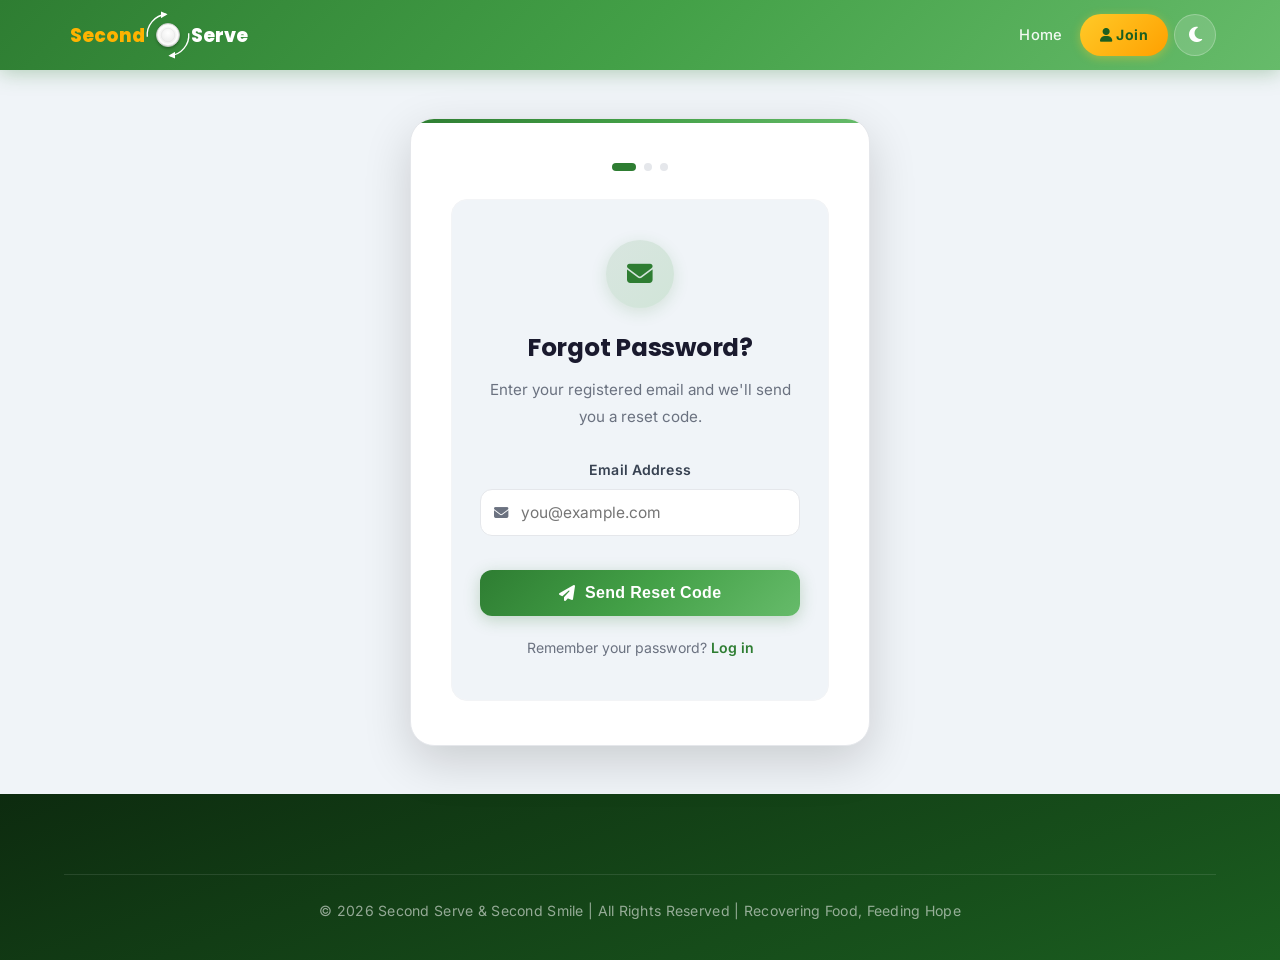
<file: forgot-password.html>
<!DOCTYPE html>
<html lang="en">

<head>
    <meta charset="UTF-8">
    <meta name="viewport" content="width=device-width, initial-scale=1.0">
    <title>Forgot Password | Second Serve & Second Smile</title>

    <!-- Same CSS chain as every other page -->
    <link rel="stylesheet" href="style/all.css">
    <script>document.documentElement.classList.add('page-is-entering');</script>
    <link rel="stylesheet" href="style/login.css">
    <link rel="stylesheet" href="https://cdnjs.cloudflare.com/ajax/libs/font-awesome/6.4.0/css/all.min.css">

    <!-- ESSENTIAL only: styles for things that don't exist in all.css / login.css -->
    <style>
        /* Page layout */
        body { display: flex; flex-direction: column; min-height: 100vh; }
        main { flex: 1; display: flex; align-items: center; justify-content: center; padding: 48px 16px; }

        /* .auth-box already styled in all.css — just override margin & add top accent */
        .auth-box { position: relative; overflow: hidden; margin: 0; }
        .auth-box::before {
            content: '';
            position: absolute; top: 0; left: 0; right: 0; height: 4px;
            background: var(--primary-gradient);
        }

        /* Progress dots — new component */
        .progress-dots { display: flex; justify-content: center; gap: 8px; margin-bottom: 28px; }
        .dot { width: 8px; height: 8px; border-radius: 50%; background: var(--border-color); transition: var(--transition); }
        .dot.active { background: var(--primary-color); width: 24px; border-radius: 4px; }
        .dot.done   { background: var(--primary-color); opacity: 0.4; }

        /* Step visibility */
        .step { display: none; animation: fpFade 0.35s ease; }
        .step.active { display: block; }
        @keyframes fpFade {
            from { opacity: 0; transform: translateY(10px); }
            to   { opacity: 1; transform: translateY(0); }
        }

        /* Step icon — new component */
        .step-icon {
            width: 68px; height: 68px; border-radius: 50%;
            background: linear-gradient(135deg, rgba(46,125,50,0.12), rgba(67,160,71,0.18));
            display: flex; align-items: center; justify-content: center;
            margin: 0 auto 20px; font-size: 1.6rem; color: var(--primary-color);
            transition: var(--transition);
        }
        .auth-box:hover .step-icon { transform: scale(1.05); }

        /* Step h2 + subtitle */
        .step h2 {
            text-align: center; font-size: 1.55rem; font-weight: 700;
            color: var(--text-dark); margin-bottom: 8px;
        }
        .step-subtitle {
            text-align: center; color: var(--text-light);
            font-size: 0.92rem; margin-bottom: 28px; line-height: 1.6;
        }
        .email-hl { font-weight: 700; color: var(--primary-color); }

        /* Input with leading icon — wraps all.css form input */
        .input-icon-wrap { position: relative; }
        .input-icon-wrap .field-icon {
            position: absolute; left: 14px;
            top: calc(50% - 8px); /* 8px = half of all.css margin-bottom on input */
            transform: translateY(-50%);
            color: var(--text-light); pointer-events: none; font-size: 0.9rem; z-index: 1;
        }
        .input-icon-wrap input { padding-left: 40px; }

        /* OTP boxes — new component */
        .otp-group { display: flex; gap: 10px; justify-content: center; margin: 4px 0 16px; }
        .otp-input {
            width: 52px; height: 58px; padding: 0; margin-bottom: 0;
            text-align: center; font-size: 1.4rem; font-weight: 700;
            border: 2px solid var(--border-color); border-radius: var(--radius-md);
            background: var(--bg-white); color: var(--text-dark);
            font-family: inherit; outline: none; transition: var(--transition);
        }
        .otp-input:focus {
            border-color: var(--primary-color);
            box-shadow: 0 0 0 3px rgba(46,125,50,0.13);
            transform: scale(1.06);
        }
        .otp-input.filled { border-color: var(--primary-color); background: rgba(46,125,50,0.06); }
        body.dark-mode .otp-input.filled { background: rgba(102,187,106,0.08); }

        /* Password strength — new component */
        .strength-bar { height: 4px; background: var(--border-color); border-radius: 2px; margin-top: 6px; overflow: hidden; }
        .strength-fill { height: 100%; width: 0%; border-radius: 2px; transition: width 0.3s, background 0.3s; }
        .strength-label { font-size: 0.78rem; color: var(--text-light); margin-top: 4px; }

        /* Resend row */
        .resend-row {
            display: flex; align-items: center; justify-content: center;
            gap: 8px; margin-top: 14px; font-size: 0.88rem; color: var(--text-light);
        }
        #resendTimer { font-weight: 600; color: var(--text-medium); }

        /* Text-only button (back / resend) */
        .btn-text {
            background: none; border: none; padding: 0; font-family: inherit;
            color: var(--primary-color); font-size: 0.88rem; font-weight: 500;
            cursor: pointer; text-decoration: underline; transition: color 0.2s;
        }
        .btn-text:hover  { color: var(--primary-dark); }
        .btn-text:disabled { color: var(--text-light); cursor: default; text-decoration: none; }

        /* Card footer */
        .card-foot { text-align: center; margin-top: 20px; font-size: 0.88rem; color: var(--text-light); }
        .card-foot a { color: var(--primary-color); font-weight: 600; text-decoration: none; }
        .card-foot a:hover { text-decoration: underline; }

        /* Success checkmark */
        .success-icon {
            width: 72px; height: 72px; border-radius: 50%;
            background: var(--primary-gradient); color: white;
            display: flex; align-items: center; justify-content: center;
            margin: 0 auto 20px; font-size: 2rem;
            box-shadow: var(--shadow-green);
            animation: popIn 0.5s cubic-bezier(0.34,1.56,0.64,1);
        }
        @keyframes popIn {
            from { transform: scale(0); opacity: 0; }
            to   { transform: scale(1); opacity: 1; }
        }

        /* Anchor styled as .login-submit */
        a.login-submit { display: flex; text-decoration: none; margin-top: 8px; }

        @media (max-width: 480px) {
            .auth-box { padding: 32px 20px; }
            .otp-input { width: 44px; height: 50px; font-size: 1.2rem; }
        }
    </style>
</head>

<body>

    <!-- Navbar — exact copy of login.html navbar -->
    <header class="navbar">
        <div class="navbar-container">
            <div class="logo">
                <a href="index.html" class="logo">
                  <svg width="200" height="50" viewBox="0 0 200 50">

  <defs>
    <!-- 3D Plate Gradients -->
    <radialGradient id="plateOuter" cx="50%" cy="40%" r="65%">
      <stop offset="0%" stop-color="#ffffff"/>
      <stop offset="70%" stop-color="#f2f2f2"/>
      <stop offset="100%" stop-color="#d9d9d9"/>
    </radialGradient>

    <radialGradient id="plateInner" cx="50%" cy="35%" r="70%">
      <stop offset="0%" stop-color="#ffffff"/>
      <stop offset="100%" stop-color="#ececec"/>
    </radialGradient>

    <!-- Soft shadow -->
    <filter id="shadow" x="-50%" y="-50%" width="200%" height="200%">
      <feDropShadow dx="0" dy="1.5" stdDeviation="1.5"
                    flood-color="#000" flood-opacity="0.3"/>
    </filter>

    <!-- Arrow -->
    <marker id="arrow"
            markerWidth="5"
            markerHeight="5"
            refX="4"
            refY="2.5"
            orient="auto">
      <path d="M0,0 L5,2.5 L0,5 Z" fill="#ffffff"/>
    </marker>
  </defs>

  <!-- LEFT TEXT (closer) -->
  <text x="78" y="32"
        text-anchor="end"
        font-family="Poppins, sans-serif"
        font-weight="800"
        font-size="18"
        fill="#ffb300">
    Second
  </text>

  <!-- CENTER -->
  <g transform="translate(100,25)">

    <!-- Rotating Arrows -->
    <g>
      <path d="M 0 -20 A 20 20 0 0 1 20 0"
            fill="none"
            stroke="#ffffff"
            stroke-width="1.3"
            marker-end="url(#arrow)"/>

      <path d="M 0 20 A 20 20 0 0 1 -20 0"
            fill="none"
            stroke="#ffffff"
            stroke-width="1.3"
            marker-end="url(#arrow)"/>

      <animateTransform
        attributeName="transform"
        type="rotate"
        from="0"
        to="360"
        dur="6s"
        repeatCount="indefinite"/>
    </g>

    <!-- Plate Base -->
    <circle cx="0" cy="0" r="11"
            fill="url(#plateOuter)"
            stroke="#cfcfcf"
            stroke-width="0.8"
            filter="url(#shadow)"/>

    <!-- Rim -->
    <circle cx="0" cy="0" r="9"
            fill="none"
            stroke="#ffffff"
            stroke-width="1.5"
            opacity="0.8"/>

    <!-- Inner Bowl -->
    <circle cx="0" cy="0" r="6.5"
            fill="url(#plateInner)"
            stroke="#e0e0e0"
            stroke-width="0.5"/>

  </g>

  <!-- RIGHT TEXT (closer) -->
  <text x="122" y="32"
        text-anchor="start"
        font-family="Poppins, sans-serif"
        font-weight="800"
        font-size="18"
        fill="#ffffff">
    Serve
  </text>

</svg>
                </a>
            </div>
            <nav class="nav-menu">
                <a href="index.html" class="nav-link">Home</a>
                <a href="signup.html" class="nav-link login-btn">Sign Up</a>
                <button class="dark-mode-toggle" id="darkModeToggle" title="Toggle Dark Mode">
                    <i class="fas fa-moon"></i>
                </button>
            </nav>
            <button class="hamburger" id="hamburgerBtn" aria-label="Toggle navigation" aria-expanded="false">
                <span></span><span></span><span></span>
            </button>
        </div>
    </header>

    <main>
        <!-- .auth-box is already styled in all.css (bg, padding, shadow, border-radius) -->
        <div class="auth-box">

            <div class="progress-dots">
                <div class="dot active" id="dot1"></div>
                <div class="dot" id="dot2"></div>
                <div class="dot" id="dot3"></div>
            </div>

            <!-- STEP 1 — Enter email -->
            <div class="step active" id="step1">
                <div class="step-icon"><i class="fas fa-envelope"></i></div>
                <h2>Forgot Password?</h2>
                <p class="step-subtitle">Enter your registered email and we'll send you a reset code.</p>

                <form id="emailForm" novalidate>
                    <div class="form-group">
                        <label for="emailInput">Email Address</label>
                        <div class="input-icon-wrap">
                            <i class="fas fa-envelope field-icon"></i>
                            <input type="email" id="emailInput" placeholder="you@example.com" autocomplete="email" required/>
                        </div>
                    </div>
                    <button type="submit" class="login-submit" id="sendOtpBtn">
                        <i class="fas fa-paper-plane"></i> Send Reset Code
                    </button>
                </form>

                <div class="card-foot">
                    Remember your password? <a href="login.html">Log in</a>
                </div>
            </div>

            <!-- STEP 2 — OTP verification -->
            <div class="step" id="step2">
                <div class="step-icon"><i class="fas fa-shield-halved"></i></div>
                <h2>Check Your Email</h2>
                <p class="step-subtitle">We sent a 6-digit code to <span class="email-hl" id="emailDisplay"></span>.</p>

                <div class="otp-group">
                    <input type="text" class="otp-input" maxlength="1" inputmode="numeric" pattern="[0-9]"/>
                    <input type="text" class="otp-input" maxlength="1" inputmode="numeric" pattern="[0-9]"/>
                    <input type="text" class="otp-input" maxlength="1" inputmode="numeric" pattern="[0-9]"/>
                    <input type="text" class="otp-input" maxlength="1" inputmode="numeric" pattern="[0-9]"/>
                    <input type="text" class="otp-input" maxlength="1" inputmode="numeric" pattern="[0-9]"/>
                    <input type="text" class="otp-input" maxlength="1" inputmode="numeric" pattern="[0-9]"/>
                </div>

                <button class="login-submit" id="verifyOtpBtn" disabled>
                    <i class="fas fa-check-circle"></i> Verify Code
                </button>

                <div class="resend-row">
                    <span>Didn't get it?</span>
                    <button class="btn-text" id="resendBtn" disabled>Resend</button>
                    <span id="resendTimer"></span>
                </div>
                <div class="card-foot">
                    <button class="btn-text" onclick="goToStep(1)">← Back</button>
                </div>
            </div>

            <!-- STEP 3 — New password -->
            <div class="step" id="step3">
                <div class="step-icon"><i class="fas fa-lock"></i></div>
                <h2>Set New Password</h2>
                <p class="step-subtitle">Identity confirmed. Create a strong new password.</p>

                <form id="resetForm" novalidate>
                    <div class="form-group">
                        <label for="newPassword">New Password</label>
                        <!-- .password-input-wrapper & .password-toggle-btn already in all.css -->
                        <div class="password-input-wrapper">
                            <input type="password" id="newPassword" placeholder="Min. 8 characters" autocomplete="new-password" required/>
                            <button type="button" class="password-toggle-btn" id="toggleNew">
                                <i class="fas fa-eye"></i>
                            </button>
                        </div>
                        <div class="strength-bar"><div class="strength-fill" id="strengthFill"></div></div>
                        <div class="strength-label" id="strengthLabel">Enter a password</div>
                    </div>
                    <div class="form-group">
                        <label for="confirmPassword">Confirm Password</label>
                        <div class="password-input-wrapper">
                            <input type="password" id="confirmPassword" placeholder="Repeat your password" autocomplete="new-password" required/>
                            <button type="button" class="password-toggle-btn" id="toggleConfirm">
                                <i class="fas fa-eye"></i>
                            </button>
                        </div>
                    </div>
                    <button type="submit" class="login-submit" id="resetBtn">
                        <i class="fas fa-key"></i> Reset Password
                    </button>
                </form>

                <div class="card-foot">
                    <button class="btn-text" onclick="goToStep(2)">← Back</button>
                </div>
            </div>

            <!-- STEP 4 — Success -->
            <div class="step" id="step4">
                <div class="success-icon"><i class="fas fa-check"></i></div>
                <h2>Password Reset!</h2>
                <p class="step-subtitle">Your password has been updated. You can now log in.</p>
                <a href="login.html" class="login-submit">
                    <i class="fas fa-sign-in-alt"></i> Back to Login
                </a>
            </div>

        </div><!-- /.auth-box -->
    </main>

    <!-- Footer — same as login.html -->
    <footer class="footer">
        <div class="section-container">
            <div class="footer-bottom">
                <p>&copy; 2026 Second Serve & Second Smile | All Rights Reserved | Recovering Food, Feeding Hope</p>
            </div>
        </div>
    </footer>

    <!-- Scripts — same order as login.html -->
    <script src="script/api-config.js"></script>
    <script src="script/api-utils.js"></script>
    <script src="script/shared-utils.js"></script>
    <script src="script/forgot-password.js"></script>
    <script src="script/all.js"></script>
    <!-- all.js handles: dark mode toggle, hamburger menu, auth UI update -->

</body>
</html>
</file>
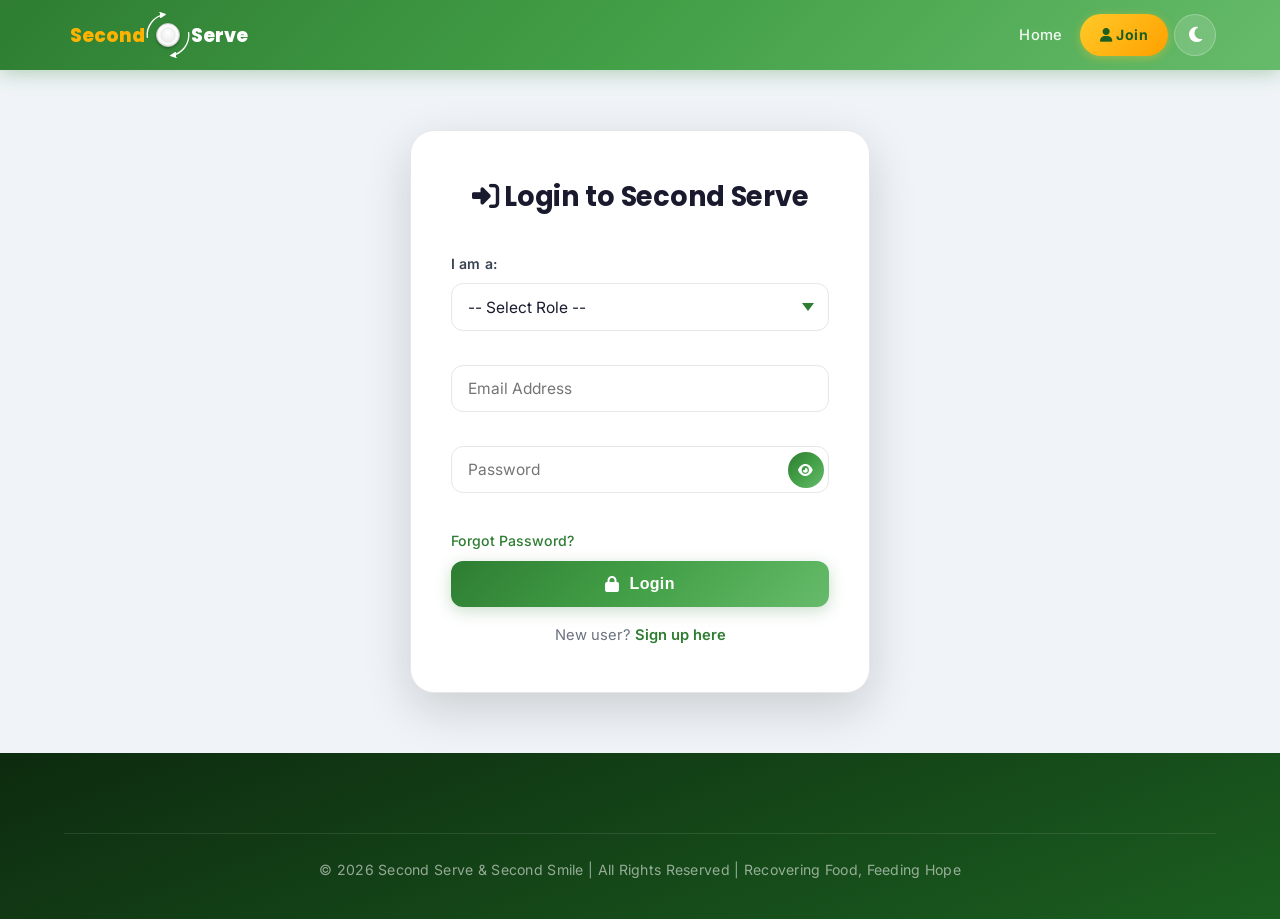
<file: heart-donate.html>
<!DOCTYPE html>
<html lang="en">

<head>
    <meta charset="UTF-8">
    <meta name="viewport" content="width=device-width, initial-scale=1.0">
    <title>Donate Items | Second Serve & Second Smile</title>
    <link rel="stylesheet" href="style/heart.css">
    <link rel="stylesheet" href="style/all.css">
    <script>document.documentElement.classList.add('page-is-entering');</script>
    <link rel="stylesheet" href="style/heart-donate.css">
    <link rel="stylesheet" href="https://cdnjs.cloudflare.com/ajax/libs/font-awesome/6.4.0/css/all.min.css">
</head>

<body class="heart-page">

    <header class="navbar">
        <div class="navbar-container">
            <div class="logo">
                <a href="heart.html" class="logo">
                  <svg width="220" height="55" viewBox="0 0 220 55">

  <defs>
    <!-- Arrow -->
    <marker id="arrow"
            markerWidth="5"
            markerHeight="5"
            refX="4"
            refY="2.5"
            orient="auto">
      <path d="M0,0 L5,2.5 L0,5 Z" fill="#ffffff"/>
    </marker>
  </defs>

  <!-- LEFT TEXT -->
  <text x="85" y="35"
        text-anchor="end"
        font-family="Poppins, sans-serif"
        font-weight="800"
        font-size="20"
        fill="#ffcdd2">
    Second
  </text>

  <!-- CENTER GROUP -->
  <g transform="translate(110,28)">

    <!-- Rotating Circular Arrows -->
    <g>
      <path d="M 0 -18 A 18 18 0 0 1 18 0"
            fill="none"
            stroke="#ffffff"
            stroke-width="1.4"
            marker-end="url(#arrow)"/>

      <path d="M 0 18 A 18 18 0 0 1 -18 0"
            fill="none"
            stroke="#ffffff"
            stroke-width="1.4"
            marker-end="url(#arrow)"/>

      <animateTransform
        attributeName="transform"
        type="rotate"
        from="0"
        to="360"
        dur="6s"
        repeatCount="indefinite"/>
    </g>

    <!-- Smaller Red Heart -->
    <path d="M0 -6
             C -7 -13, -16 -4, 0 10
             C 16 -4, 7 -13, 0 -6 Z"
          fill="#fc837f"/>
  </g>

  <!-- RIGHT TEXT -->
  <text x="135" y="35"
        text-anchor="start"
        font-family="Poppins, sans-serif"
        font-weight="800"
        font-size="20"
        fill="#ffffff">
    Smile
  </text>

</svg>
                </a>
            </div>
            <!-- Hamburger button (visible only on small viewports) -->
            <button class="hamburger" id="hamburgerBtn" aria-label="Toggle navigation" aria-expanded="false">
                <span></span>
                <span></span>
                <span></span>
            </button>

            <nav class="nav-menu" id="navMenu">
                <a href="heart.html" class="nav-link">Home</a>
                <a href="donate.html" class="nav-link">Donate Food</a>
                <a href="login.html" class="nav-link login-btn">Login</a>
                <button class="dark-mode-toggle" id="darkModeToggle" title="Toggle Dark Mode"><i
                        class="fas fa-moon"></i></button>
            </nav>
        </div>
    </header>

    <div class="heart-donate-container">
        <h2><i class="fas fa-hand-holding-heart"></i> Donate Clothes, Books & Toys</h2>
        <p class="subtitle">Share gently used clothes, educational books or toys to bring comfort and joy.</p>

        <form id="heartDonateForm">

            <div class="form-section">
                <h3><i class="fas fa-info-circle"></i> Item Details</h3>
                <div class="form-row">
                    <div class="form-group">
                        <label for="itemType">Donation Type *</label>
                        <select id="itemType" required>
                            <option value="">-- Select Type --</option>
                            <option value="Clothes">Clothes</option>
                            <option value="Books">Books</option>
                            <option value="Toys">Toys</option>
                        </select>
                    </div>
                    <div class="form-group">
                        <label for="itemName">Item Name / Title *</label>
                        <input type="text" id="itemName" placeholder="e.g., Winter Jacket, Children's Story Books"
                            required>
                    </div>
                </div>

                <div class="form-row">
                    <div class="form-group">
                        <label for="quantity">Quantity *</label>
                        <input type="number" id="quantity" min="1" placeholder="Number of pieces/sets" required>
                    </div>
                    <div class="form-group">
                        <label for="condition">Condition *</label>
                        <select id="condition" required>
                            <option value="">-- Select Condition --</option>
                            <option value="New">New</option>
                            <option value="Good">Good</option>
                            <option value="Used">Used (clean & usable)</option>
                        </select>
                    </div>
                </div>

            </div>

            <div class="form-section">
                <h3><i class="fas fa-map-marker-alt"></i> Pickup Location</h3>
                <div class="location-btn-wrapper">
                    <button type="button" id="getCurrentLocationBtn" class="location-btn"><i
                            class="fas fa-location-dot"></i> Use My Current Location</button>
                    <div id="locationStatus" class="location-status"></div>
                </div>

                <div class="form-row full">
                    <div class="form-group">
                        <label for="address">Pickup Address *</label>
                        <input type="text" id="address" placeholder="Building name, street address" required>
                    </div>
                </div>

                <div class="form-row">
                    <div class="form-group">
                        <label for="city">City *</label>
                        <input type="text" id="city" placeholder="Your city" required>
                    </div>
                    <div class="form-group">
                        <label for="pincode">Pin Code *</label>
                        <input type="text" id="pincode" placeholder="Postal code" required>
                    </div>
                </div>
            </div>

            <div class="form-section">
                <h3><i class="fas fa-file-alt"></i> Additional Details</h3>
                <div class="form-row full">
                    <div class="form-group">
                        <label for="description">Description (Optional)</label>
                        <textarea id="description" placeholder="Sizes, age range, subjects, special notes"></textarea>
                    </div>
                </div>

                <div class="form-row full">
                    <div class="form-group file-upload">
                        <label for="itemImage">Photo (Recommended)</label>
                        <div class="file-input-wrapper">
                            <input type="file" id="itemImage" accept="image/*">
                            <label for="itemImage" class="file-input-label"><i class="fas fa-cloud-upload-alt"></i>
                                Click to upload or drag and drop</label>
                        </div>
                        <p class="file-name" id="fileName"></p>
                    </div>
                </div>

                <div class="form-row full">
                    <div class="form-group">
                        <label for="contactPhone">Contact Number *</label>
                        <input type="tel" id="contactPhone" placeholder="Your phone number" required>
                    </div>
                </div>
            </div>

            <button type="submit" class="submit-btn"><i class="fas fa-check-circle"></i> Post Your Donation</button>
        </form>
    </div>

    <footer class="footer">
        <div class="section-container">
            <div class="footer-bottom">
                <p>&copy; 2026 Second Serve & Second Smile | All Rights Reserved | Recovering Hope & Sharing More</p>
            </div>
        </div>
    </footer>

    <script src="script/api-config.js"></script>
    <script src="script/api-utils.js"></script>
    <script src="script/api-extended.js"></script>
    <script src="script/auth-manager.js"></script>
    <script src="script/shared-utils.js"></script>
    <script src="script/all.js"></script>
    <script src="script/heart-donate.js"></script>
    <script>
        // Auth guard: redirect to login if not signed in
        document.addEventListener('DOMContentLoaded', function () {
            if (typeof AuthManager !== 'undefined') {
                AuthManager.requireAuth();
            }
        });
    </script>
</body>

</html>
</file>
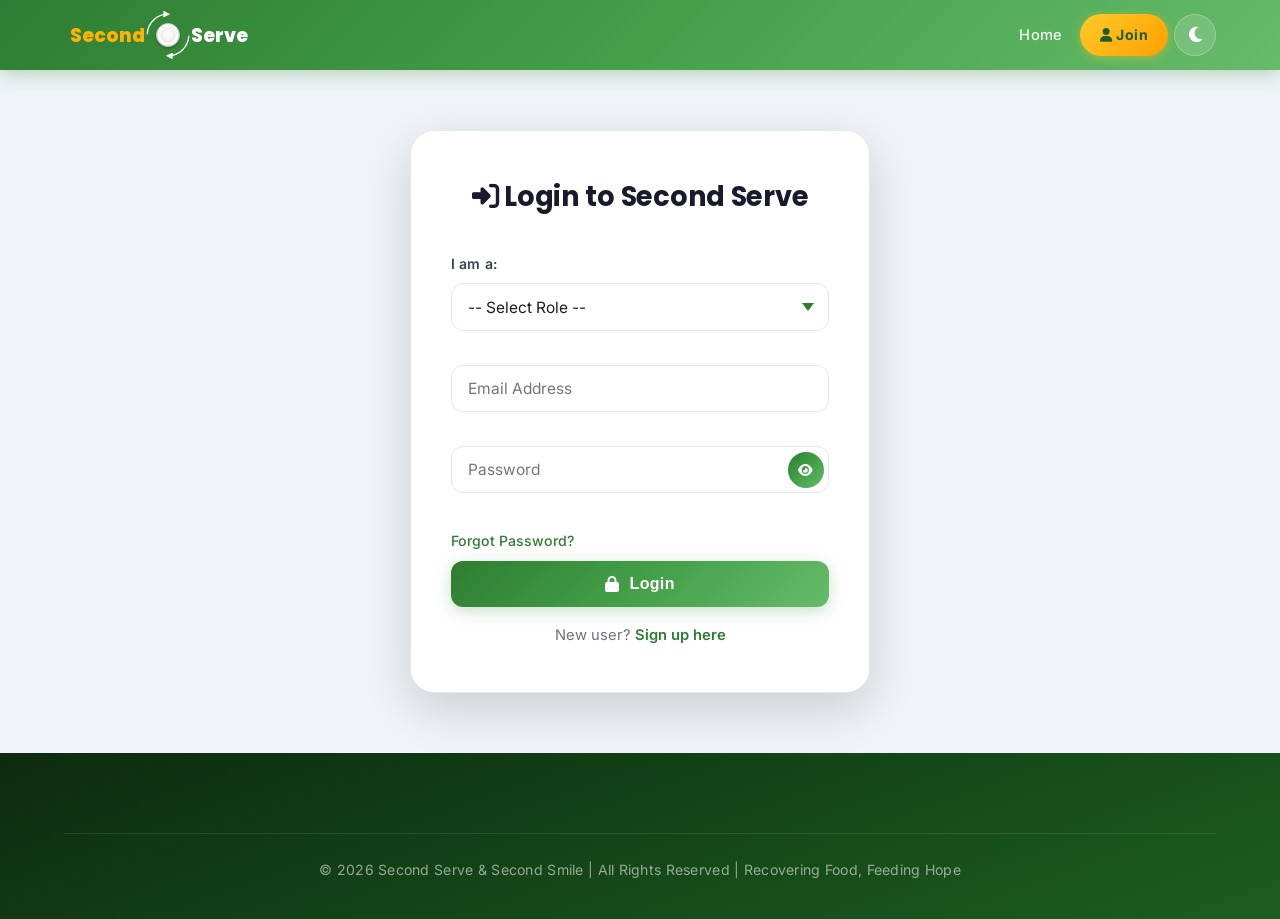
<file: login.html>
<!DOCTYPE html>
<html lang="en">

<head>
    <meta charset="UTF-8">
    <meta name="viewport" content="width=device-width, initial-scale=1.0">
    <title>Login | Second Serve & Second Smile</title>
    <link rel="stylesheet" href="style/all.css">
    <script>document.documentElement.classList.add('page-is-entering');</script>
    <link rel="stylesheet" href="style/login.css">
    <link rel="stylesheet" href="https://cdnjs.cloudflare.com/ajax/libs/font-awesome/6.4.0/css/all.min.css">
</head>

<body>

    <!-- Navigation -->
    <header class="navbar">
        <div class="navbar-container">
            <div class="logo">
                <a href="index.html" class="logo">

                  <svg width="200" height="50" viewBox="0 0 200 50">

  <defs>
    <!-- 3D Plate Gradients -->
    <radialGradient id="plateOuter" cx="50%" cy="40%" r="65%">
      <stop offset="0%" stop-color="#ffffff"/>
      <stop offset="70%" stop-color="#f2f2f2"/>
      <stop offset="100%" stop-color="#d9d9d9"/>
    </radialGradient>

    <radialGradient id="plateInner" cx="50%" cy="35%" r="70%">
      <stop offset="0%" stop-color="#ffffff"/>
      <stop offset="100%" stop-color="#ececec"/>
    </radialGradient>

    <!-- Soft shadow -->
    <filter id="shadow" x="-50%" y="-50%" width="200%" height="200%">
      <feDropShadow dx="0" dy="1.5" stdDeviation="1.5"
                    flood-color="#000" flood-opacity="0.3"/>
    </filter>

    <!-- Arrow -->
    <marker id="arrow"
            markerWidth="5"
            markerHeight="5"
            refX="4"
            refY="2.5"
            orient="auto">
      <path d="M0,0 L5,2.5 L0,5 Z" fill="#ffffff"/>
    </marker>
  </defs>

  <!-- LEFT TEXT (closer) -->
  <text x="78" y="32"
        text-anchor="end"
        font-family="Poppins, sans-serif"
        font-weight="800"
        font-size="18"
        fill="#ffb300">
    Second
  </text>

  <!-- CENTER -->
  <g transform="translate(100,25)">

    <!-- Rotating Arrows -->
    <g>
      <path d="M 0 -20 A 20 20 0 0 1 20 0"
            fill="none"
            stroke="#ffffff"
            stroke-width="1.3"
            marker-end="url(#arrow)"/>

      <path d="M 0 20 A 20 20 0 0 1 -20 0"
            fill="none"
            stroke="#ffffff"
            stroke-width="1.3"
            marker-end="url(#arrow)"/>

      <animateTransform
        attributeName="transform"
        type="rotate"
        from="0"
        to="360"
        dur="6s"
        repeatCount="indefinite"/>
    </g>

    <!-- Plate Base -->
    <circle cx="0" cy="0" r="11"
            fill="url(#plateOuter)"
            stroke="#cfcfcf"
            stroke-width="0.8"
            filter="url(#shadow)"/>

    <!-- Rim -->
    <circle cx="0" cy="0" r="9"
            fill="none"
            stroke="#ffffff"
            stroke-width="1.5"
            opacity="0.8"/>

    <!-- Inner Bowl -->
    <circle cx="0" cy="0" r="6.5"
            fill="url(#plateInner)"
            stroke="#e0e0e0"
            stroke-width="0.5"/>

  </g>

  <!-- RIGHT TEXT (closer) -->
  <text x="122" y="32"
        text-anchor="start"
        font-family="Poppins, sans-serif"
        font-weight="800"
        font-size="18"
        fill="#ffffff">
    Serve
  </text>

</svg>

                </a>
            </div>
            <nav class="nav-menu">
                <a href="index.html" class="nav-link">Home</a>
                <a href="signup.html" class="nav-link login-btn">Sign Up</a>
                <button class="dark-mode-toggle" id="darkModeToggle" title="Toggle Dark Mode">
                    <i class="fas fa-moon"></i>
                </button>
            </nav>
            <!-- Hamburger Button (mobile only) -->
            <button class="hamburger" id="hamburgerBtn" aria-label="Toggle navigation" aria-expanded="false">
                <span></span>
                <span></span>
                <span></span>
            </button>
        </div>
    </header>
    <section class="auth-box">
        <h2><i class="fas fa-sign-in-alt"></i> Login to Second Serve</h2>

        <form id="loginForm">
            <div class="form-group">
                <label for="userType">I am a:</label>
                <select id="userType" required>
                    <option value="">-- Select Role --</option>
                    <option value="donor">Food Donor</option>
                    <option value="ngo">NGO / Organization</option>
                </select>
            </div>

            <div class="form-group">
                <input type="email" placeholder="Email Address" aria-label="Email Address" required>
            </div>

            <div class="form-group">
                <div class="password-input-wrapper">
                    <input type="password" id="passwordInput" placeholder="Password" aria-label="Password" required minlength="8" maxlength="12">
                    <button type="button" class="password-toggle-btn" id="passwordToggle">
                        <i class="fas fa-eye"></i>
                    </button>
                </div>
            </div>

            <div class="form-footer">
                <a href="forgot-password.html" class="forgot-pass">Forgot Password?</a>
            </div>

            <button type="submit" class="login-submit"><i class="fas fa-lock"></i> Login</button>
            <p>New user? <a href="signup.html">Sign up here</a></p>
        </form>
    </section>

    <!-- Footer -->
    <footer class="footer">
        <div class="section-container">
            <div class="footer-bottom">
                <p>&copy; 2026 Second Serve & Second Smile | All Rights Reserved | Recovering Food, Feeding Hope</p>
            </div>
        </div>
    </footer>
    <script src="script/api-config.js"></script>
    <script src="script/api-utils.js"></script>
    
    <script src="script/shared-utils.js"></script>
    <script src="script/login.js"></script>
    <script src="script/all.js"></script>
</body>

</html>
</file>
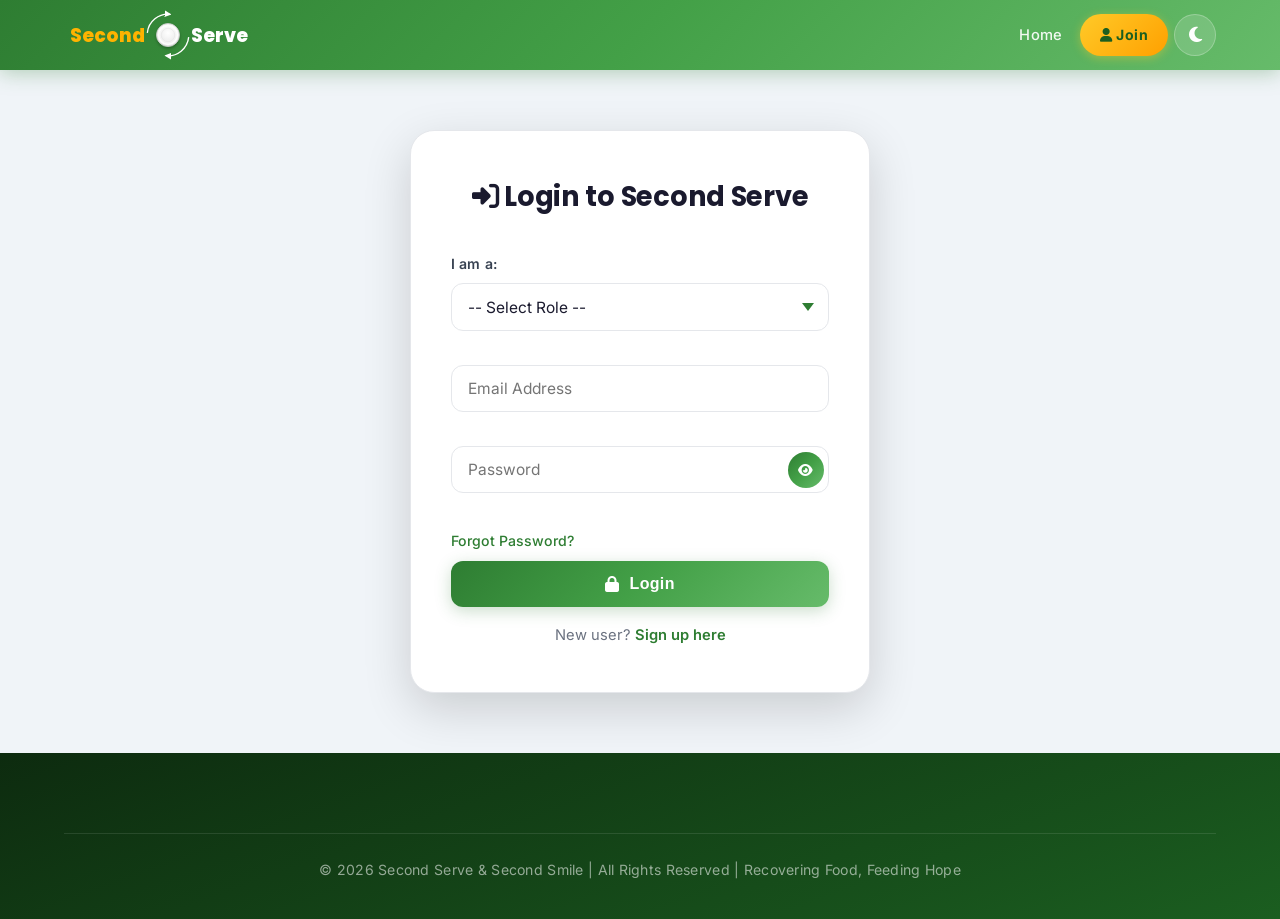
<file: ngo-dashboard.html>
<!DOCTYPE html>
<html lang="en">
<head>
<meta charset="UTF-8"/>
<meta name="viewport" content="width=device-width, initial-scale=1.0"/>
<title>Second Serve & Second Smile — NGO Dashboard</title>
<link href="https://fonts.googleapis.com/css2?family=Inter:wght@300;400;500;600;700;800&family=Poppins:wght@600;700;800&display=swap" rel="stylesheet">
<link rel="stylesheet" href="https://cdnjs.cloudflare.com/ajax/libs/font-awesome/6.5.0/css/all.min.css"/>

<style>
/* ─── ROOT VARIABLES (mirrors all.css) ──────────────────────────────────── */
:root {
  --primary:       #2e7d32;
  --primary-light: #66bb6a;
  --primary-dark:  #1b5e20;
  --primary-grad:  linear-gradient(135deg,#2e7d32 0%,#43a047 50%,#66bb6a 100%);
  --accent:        #ffca28;
  --accent-dark:   #ffa000;
  --accent-grad:   linear-gradient(135deg,#ffca28,#ffa000);
  --text-dark:     #1a1a2e;
  --text-med:      #374151;
  --text-light:    #6b7280;
  --bg:            #f0f4f8;
  --bg-white:      #ffffff;
  --card:          #ffffff;
  --border:        #e5e7eb;
  --border-light:  #f3f4f6;
  --shadow-sm:     0 2px 8px rgba(0,0,0,.08);
  --shadow-md:     0 4px 20px rgba(0,0,0,.10);
  --shadow-lg:     0 8px 32px rgba(0,0,0,.13);
  --shadow-green:  0 4px 20px rgba(46,125,50,.25);
  --r-sm:  8px; --r-md: 12px; --r-lg: 16px; --r-xl: 24px; --r-full: 9999px;
  --ease: all .25s cubic-bezier(.4,0,.2,1);
}
body.dark-mode {
  --text-dark:    #f1f5f9; --text-med:  #cbd5e1; --text-light: #94a3b8;
  --bg:           #0f172a; --bg-white:  #1e293b; --card:       #1e293b;
  --border:       #334155; --border-light:#253347;
  --shadow-sm:0 2px 8px rgba(0,0,0,.4); --shadow-md:0 4px 20px rgba(0,0,0,.5);
  --shadow-lg:0 8px 32px rgba(0,0,0,.6); --shadow-green:0 4px 20px rgba(102,187,106,.2);
}
*,*::before,*::after{box-sizing:border-box;margin:0;padding:0}
html{scroll-behavior:smooth}
body{
  font-family:'Inter','Segoe UI',sans-serif;
  background:var(--bg);color:var(--text-dark);
  line-height:1.65;-webkit-font-smoothing:antialiased;
  min-height:100vh;display:flex;flex-direction:column;
}

/* ─── TOPBAR ─────────────────────────────────────────────────────────────── */
.topbar{
  background:var(--primary-grad);color:#fff;
  padding:0 28px;height:64px;
  display:flex;align-items:center;justify-content:space-between;
  position:sticky;top:0;z-index:200;
  box-shadow:0 2px 20px rgba(46,125,50,.35);
}
.brand{
  display:flex;align-items:center;
  text-decoration:none;
  height:44px;flex-shrink:0;
  transition:var(--ease);
}
.brand:hover{opacity:.9;transform:scale(1.02)}
.brand svg{height:100%;width:auto}
.topbar-right{display:flex;align-items:center;gap:10px}

.icon-btn{
  background:rgba(255,255,255,.15);border:1.5px solid rgba(255,255,255,.25);
  border-radius:50%;width:40px;height:40px;
  display:flex;align-items:center;justify-content:center;
  color:#fff;font-size:1rem;cursor:pointer;transition:var(--ease);
}
.icon-btn:hover{background:rgba(255,255,255,.28);border-color:rgba(255,255,255,.5)}

.cta-btn{
  background:var(--accent-grad);color:#1b5e20;border:none;
  padding:9px 20px;border-radius:var(--r-full);
  font-weight:700;font-size:.85rem;cursor:pointer;transition:var(--ease);
  display:inline-flex;align-items:center;gap:6px;
  box-shadow:0 2px 10px rgba(255,202,40,.4);text-decoration:none;
}
.cta-btn:hover{transform:translateY(-2px);box-shadow:0 6px 20px rgba(255,202,40,.5)}

/* CHAT POPUP */
#chat-toggle{
  position:fixed;
  bottom:24px;
  right:24px;
  background:linear-gradient(135deg,#ffca28,#ffa000);
  color:#1b5e20;
  border:none;
  padding:13px 22px;
  border-radius:9999px;
  cursor:pointer;
  font-weight:700;
  font-size:.92rem;
  z-index:9999;
  box-shadow:0 8px 28px rgba(255,202,40,.4);
  transition:var(--ease);
  display:flex;
  align-items:center;
  gap:8px;
  letter-spacing:.02em;
}
#chat-toggle:hover{
  background:linear-gradient(135deg,#ffd740,#ffab00);
  transform:translateY(-3px);
  box-shadow:0 12px 36px rgba(255,202,40,.5);
}
#chat-toggle.open{
  background:linear-gradient(135deg,#1b5e20,#2e7d32);
  color:#fff;
}
#chat-overlay{
  position:fixed;
  bottom:0;
  right:24px;
  width:380px;
  height:520px;
  display:none;
  z-index:9999;
  filter:drop-shadow(0 20px 50px rgba(0,0,0,.3));
}
#chat-overlay iframe{
  width:100%;
  height:100%;
  border:none;
  border-radius:20px;
  box-shadow:0 20px 60px rgba(0,0,0,.3);
  background:#fff;
}

/* ─── PAGE LAYOUT ────────────────────────────────────────────────────────── */
.page-wrap{
  display:flex;flex:1;
  max-width:1300px;margin:0 auto;width:100%;
  padding:28px 20px;gap:24px;align-items:flex-start;
}

/* ─── CARDS ──────────────────────────────────────────────────────────────── */
.card{
  background:var(--card);border-radius:var(--r-lg);
  box-shadow:var(--shadow-sm);border:1px solid var(--border-light);
  overflow:hidden;transition:var(--ease);
}

/* ─── LEFT SIDEBAR ───────────────────────────────────────────────────────── */
.sidebar{
  width:290px;flex-shrink:0;
  display:flex;flex-direction:column;gap:16px;
  position:sticky;top:80px;
}

/* ─── PROFILE CARD ───────────────────────────────────────────────────────── */
.profile-cover{
  height:76px;
  background:var(--primary-grad);
  position:relative;
}
.profile-cover::after{
  content:'';position:absolute;inset:0;
  background:url("data:image/svg+xml,%3Csvg width='60' height='60' xmlns='http://www.w3.org/2000/svg'%3E%3Ccircle cx='30' cy='30' r='28' fill='none' stroke='rgba(255,255,255,.08)' stroke-width='2'/%3E%3C/svg%3E") repeat;
  opacity:.5;
}

.photo-wrap{
  position:absolute;left:50%;bottom:-40px;
  transform:translateX(-50%);
}
.profile-photo{
  width:80px;height:80px;border-radius:50%;
  border:4px solid var(--card);
  background:var(--primary-grad);
  display:flex;align-items:center;justify-content:center;
  font-size:2rem;overflow:hidden;position:relative;
  cursor:pointer;box-shadow:0 4px 16px rgba(46,125,50,.35);
  transition:var(--ease);
}
.profile-photo img{
  width:100%;height:100%;object-fit:cover;
  position:absolute;border-radius:50%;
}
.photo-overlay{
  position:absolute;inset:0;border-radius:50%;
  background:rgba(0,0,0,.5);
  display:flex;align-items:center;justify-content:center;
  opacity:0;transition:opacity .2s;color:#fff;font-size:.85rem;gap:4px;
}
.profile-photo:hover .photo-overlay{opacity:1}

.profile-body{padding:54px 20px 18px;text-align:center}
.profile-name{
  font-family:'Poppins',sans-serif;font-size:1.08rem;font-weight:700;
  color:var(--text-dark);margin-bottom:3px;
}
.profile-sub{font-size:.8rem;color:var(--text-light);margin-bottom:10px}
.verified-pill{
  display:inline-flex;align-items:center;gap:5px;
  background:rgba(46,125,50,.1);color:var(--primary);
  border:1px solid rgba(46,125,50,.2);
  padding:4px 12px;border-radius:var(--r-full);
  font-size:.72rem;font-weight:700;letter-spacing:.04em;margin-bottom:16px;
}
body.dark-mode .verified-pill{background:rgba(102,187,106,.12);border-color:rgba(102,187,106,.25);color:var(--primary-light)}

.profile-stats{
  display:grid;grid-template-columns:repeat(3,1fr);
  border-top:1px solid var(--border);margin:0 -20px;
}
.ps{padding:12px 4px;text-align:center;border-right:1px solid var(--border)}
.ps:last-child{border-right:none}
.ps-val{
  font-family:'Poppins',sans-serif;font-size:1.1rem;font-weight:800;
  color:var(--primary);display:block;
}
.ps-lbl{font-size:.66rem;color:var(--text-light);text-transform:uppercase;letter-spacing:.06em}

/* ─── PROFILE INFO / EDIT ────────────────────────────────────────────────── */
.sec-head{
  display:flex;align-items:center;justify-content:space-between;
  padding:14px 20px 0;
}
.sec-title{
  font-size:.73rem;font-weight:700;text-transform:uppercase;
  letter-spacing:.09em;color:var(--text-light);
}
.edit-btn{
  background:none;border:none;color:var(--primary);
  font-size:.78rem;font-weight:600;cursor:pointer;
  display:flex;align-items:center;gap:4px;padding:0;
  transition:var(--ease);font-family:'Inter',sans-serif;
}
.edit-btn:hover{color:var(--primary-dark)}

.info-rows{padding:6px 20px 16px}
.i-row{
  display:flex;align-items:flex-start;gap:10px;
  padding:8px 0;border-bottom:1px solid var(--border-light);
  font-size:.84rem;
}
.i-row:last-child{border-bottom:none}
.i-row i{color:var(--primary);width:16px;font-size:.8rem;margin-top:2px;flex-shrink:0}
.i-val{color:var(--text-med);font-weight:500;word-break:break-word}
.i-val.muted{color:var(--text-light);font-style:italic}

.profile-form{padding:10px 20px 20px}
.fl-field{margin-bottom:13px}
.fl-field label{
  display:block;font-size:.73rem;font-weight:700;
  color:var(--text-light);margin-bottom:5px;
  text-transform:uppercase;letter-spacing:.05em;
}
.fl-field input,
.fl-field textarea,
.fl-field select{
  width:100%;padding:9px 12px;
  border:1.5px solid var(--border);border-radius:var(--r-sm);
  background:var(--bg-white);color:var(--text-dark);
  font-family:'Inter',sans-serif;font-size:.87rem;
  transition:var(--ease);outline:none;
}
.fl-field textarea{resize:none;height:70px}
.fl-field input:focus,.fl-field textarea:focus{
  border-color:var(--primary);box-shadow:0 0 0 3px rgba(46,125,50,.1);
}
.fl-field input[readonly]{
  background:var(--border-light);color:var(--text-light);cursor:not-allowed;
}
body.dark-mode .fl-field input[readonly]{background:rgba(255,255,255,.04)}
body.dark-mode .fl-field input,
body.dark-mode .fl-field textarea{
  background:rgba(255,255,255,.05);color:var(--text-dark);border-color:var(--border);
}
body.dark-mode .fl-field input:focus,
body.dark-mode .fl-field textarea:focus{background:rgba(255,255,255,.08)}

.lock-note{
  font-size:.68rem;color:var(--text-light);
  margin-top:4px;display:flex;align-items:center;gap:4px;
}
.save-btn{
  width:100%;padding:11px;
  background:var(--primary-grad);color:#fff;
  border:none;border-radius:var(--r-md);
  font-weight:700;font-size:.9rem;cursor:pointer;
  display:flex;align-items:center;justify-content:center;gap:8px;
  transition:var(--ease);box-shadow:var(--shadow-green);margin-top:4px;
  font-family:'Inter',sans-serif;
}
.save-btn:hover{background:linear-gradient(135deg,#1b5e20,#2e7d32);transform:translateY(-1px)}
.save-btn:disabled{opacity:.6;cursor:not-allowed;transform:none}

/* ─── GOAL PROGRESS ──────────────────────────────────────────────────────── */
.goal-body{padding:16px 20px}
.goal-row{display:flex;justify-content:space-between;font-size:.82rem;margin-bottom:6px}
.goal-row .pct{font-weight:700;color:var(--primary)}
.prog-bar{background:var(--border);border-radius:var(--r-full);height:8px;overflow:hidden}
.prog-fill{height:100%;border-radius:var(--r-full);background:var(--primary-grad);transition:width 1.2s ease}
.goal-note{font-size:.74rem;color:var(--text-light);margin-top:6px}

/* ─── SIDE NAV ───────────────────────────────────────────────────────────── */
.side-nav{padding:10px 12px}
.nav-link{
  display:flex;align-items:center;gap:10px;
  padding:10px 12px;border-radius:var(--r-md);
  font-size:.88rem;font-weight:500;color:var(--text-med);
  transition:var(--ease);
  text-decoration:none;margin:2px 0;
  border:none;background:none;width:100%;text-align:left;
  cursor:pointer;font-family:'Inter',sans-serif;
}
.nav-link:hover{background:var(--border-light);color:var(--text-dark)}
.nav-link.active{background:rgba(46,125,50,.1);color:var(--primary);font-weight:600}
.nav-link i{width:18px;text-align:center;font-size:.88rem}
.nav-link.danger{color:#ef4444}
.nav-link.danger:hover{background:rgba(239,68,68,.08)}

/* ─── MAIN AREA ──────────────────────────────────────────────────────────── */
.main{flex:1;display:flex;flex-direction:column;gap:20px;min-width:0}

/* ─── STATS ──────────────────────────────────────────────────────────────── */
.stats-grid{display:grid;grid-template-columns:repeat(4,1fr);gap:14px}
.stat-card{
  background:var(--card);border-radius:var(--r-lg);padding:20px;
  border:1px solid var(--border-light);box-shadow:var(--shadow-sm);
  transition:var(--ease);position:relative;overflow:hidden;
}
.stat-card::before{
  content:'';position:absolute;top:0;left:0;right:0;height:3px;
}
.sc-green::before{background:var(--primary-grad)}
.sc-orange::before{background:var(--accent-grad)}
.sc-blue::before{background:linear-gradient(135deg,#3b82f6,#60a5fa)}
.sc-purple::before{background:linear-gradient(135deg,#8b5cf6,#a78bfa)}
.stat-card:hover{transform:translateY(-3px);box-shadow:var(--shadow-md)}

.s-icon{
  width:42px;height:42px;border-radius:var(--r-md);
  display:flex;align-items:center;justify-content:center;
  font-size:1.1rem;margin-bottom:12px;
}
.si-g{background:rgba(46,125,50,.1);color:var(--primary)}
.si-o{background:rgba(255,160,0,.12);color:#e65100}
.si-b{background:rgba(59,130,246,.1);color:#3b82f6}
.si-p{background:rgba(139,92,246,.1);color:#8b5cf6}

.s-val{
  font-family:'Poppins',sans-serif;font-size:1.85rem;font-weight:800;
  color:var(--text-dark);letter-spacing:-.04em;line-height:1;
}
.s-lbl{font-size:.78rem;color:var(--text-light);margin-top:5px;font-weight:500}
.s-delta{font-size:.72rem;margin-top:8px;font-weight:600;display:flex;align-items:center;gap:3px}
.stat-link{display:inline-flex;align-items:center;gap:5px;font-size:.78rem;font-weight:600;color:var(--primary);text-decoration:none;margin-top:8px}
.stat-link:hover{color:var(--primary-dark);}
.up{color:var(--primary)}.down{color:#ef4444}

/* ─── PANEL ──────────────────────────────────────────────────────────────── */
.panel-head{
  padding:18px 20px;border-bottom:1px solid var(--border);
  display:flex;align-items:center;justify-content:space-between;flex-wrap:wrap;gap:10px;
}
.panel-title{
  font-family:'Poppins',sans-serif;font-size:1rem;font-weight:700;color:var(--text-dark);
}
.panel-sub{font-size:.78rem;color:var(--text-light);margin-top:2px}

/* ─── TABS ───────────────────────────────────────────────────────────────── */
.tabs{
  display:flex;gap:3px;background:var(--border-light);
  border-radius:var(--r-md);padding:3px;
}
.tab{
  padding:5px 14px;border-radius:var(--r-sm);font-size:.77rem;font-weight:600;
  border:none;background:none;cursor:pointer;color:var(--text-light);
  transition:var(--ease);font-family:'Inter',sans-serif;
}
.tab.active{
  background:var(--card);color:var(--primary);
  box-shadow:var(--shadow-sm);
}

/* ─── REQUEST ITEM ───────────────────────────────────────────────────────── */
.req-item{
  display:flex;align-items:center;gap:14px;
  padding:14px 20px;border-bottom:1px solid var(--border-light);
  transition:background .15s;
  animation:slideIn .28s ease;
}
.req-item:last-child{border-bottom:none}
.req-item:hover{background:var(--border-light)}
@keyframes slideIn{from{opacity:0;transform:translateX(-8px)}to{opacity:1;transform:translateX(0)}}

.req-icon{
  width:44px;height:44px;border-radius:var(--r-md);
  background:rgba(46,125,50,.08);
  display:flex;align-items:center;justify-content:center;
  font-size:1.3rem;flex-shrink:0;
}
.req-info{flex:1;min-width:0}
.req-name{font-size:.9rem;font-weight:600;color:var(--text-dark);
  white-space:nowrap;overflow:hidden;text-overflow:ellipsis}
.req-name.clickable{
  cursor:pointer;
  color:var(--text-dark);
  position:relative;
  transition:var(--ease);
}
.req-name.clickable::after{
  content:'';
  position:absolute;
  left:0;
  bottom:-2px;
  width:100%;
  height:2px;
  background:linear-gradient(90deg,#fb923c,#f59e0b,#facc15);
  transform:scaleX(.35);
  transform-origin:left;
  opacity:.75;
  transition:var(--ease);
}
.req-name.clickable:hover{color:var(--primary-dark);letter-spacing:.01em}
.req-name.clickable:hover::after{transform:scaleX(1);opacity:1}
body.dark-mode .req-name.clickable{
  color:#ffffff;
  text-shadow:0 1px 3px rgba(0,0,0,.28);
}
body.dark-mode .req-name.clickable:hover{color:#ffffff}
.req-meta{font-size:.76rem;color:var(--text-light);margin-top:3px;display:flex;gap:10px;flex-wrap:wrap}
.req-meta span{display:flex;align-items:center;gap:3px}
.req-actions{display:flex;flex-direction:column;gap:8px;flex-shrink:0;align-items:flex-end}

.location-link{
  display:inline-flex;align-items:center;gap:6px;padding:6px 12px;
  border-radius:999px;background:rgba(46,125,50,.1);color:var(--primary);
  text-decoration:none;font-size:.76rem;font-weight:700;border:1.5px solid rgba(46,125,50,.18);
}
.location-link:hover{background:var(--primary);color:#fff;border-color:rgba(46,125,50,.3);}

.ab{
  padding:7px 14px;border-radius:var(--r-sm);
  font-size:.77rem;font-weight:700;
  border:none;cursor:pointer;
  display:flex;align-items:center;gap:5px;
  transition:var(--ease);font-family:'Inter',sans-serif;
}
.ab-accept{background:rgba(46,125,50,.1);color:var(--primary);border:1.5px solid rgba(46,125,50,.2)}
.ab-accept:hover{background:var(--primary);color:#fff;box-shadow:var(--shadow-green)}
.ab-reject{background:rgba(239,68,68,.08);color:#ef4444;border:1.5px solid rgba(239,68,68,.18)}
.ab-reject:hover{background:#ef4444;color:#fff}

.status-pill{
  padding:4px 11px;border-radius:var(--r-full);
  font-size:.71rem;font-weight:700;letter-spacing:.04em;
}
.sp-accepted{background:rgba(46,125,50,.1);color:var(--primary)}
.sp-rejected{background:rgba(239,68,68,.08);color:#ef4444}
.sp-pending{background:rgba(255,202,40,.15);color:#b45309}

/* ─── ACTIVITY ───────────────────────────────────────────────────────────── */
.feed-item{
  display:flex;gap:12px;padding:12px 20px;
  border-bottom:1px solid var(--border-light);font-size:.83rem;align-items:flex-start;
}
.feed-item:last-child{border-bottom:none}
.fdot{width:8px;height:8px;border-radius:50%;flex-shrink:0;margin-top:6px}
.dg{background:var(--primary)}.do{background:#f59e0b}.db{background:#3b82f6}.dr{background:#ef4444}
.ftext{flex:1;line-height:1.5;color:var(--text-med)}
.ftext strong{color:var(--text-dark)}
.ftime{font-size:.71rem;color:var(--text-light);margin-top:2px}

.live-badge{
  display:inline-flex;align-items:center;gap:5px;
  font-size:.72rem;font-weight:700;color:var(--primary);letter-spacing:.06em;
}
.live-badge::before{
  content:'';width:7px;height:7px;border-radius:50%;
  background:var(--primary);animation:pulse 1.8s infinite;
}
@keyframes pulse{0%,100%{opacity:1}50%{opacity:.3}}

/* ─── EMPTY STATE ────────────────────────────────────────────────────────── */
.empty{padding:40px 20px;text-align:center;color:var(--text-light)}
.empty i{font-size:2rem;margin-bottom:10px;display:block}
.empty p{font-size:.9rem}

/* ─── TOAST ──────────────────────────────────────────────────────────────── */
.toast{
  position:fixed;bottom:24px;right:24px;
  background:var(--card);border:1px solid var(--border);
  border-radius:var(--r-md);padding:13px 18px;
  font-size:.88rem;display:flex;align-items:center;gap:10px;
  z-index:9999;transform:translateY(90px);opacity:0;
  transition:all .3s cubic-bezier(.4,0,.2,1);
  min-width:230px;max-width:340px;box-shadow:var(--shadow-lg);
}
.toast.show{transform:translateY(0);opacity:1}
.toast.success{border-left:4px solid var(--primary)}
.toast.error{border-left:4px solid #ef4444}
.toast.info{border-left:4px solid #3b82f6}
.ti{font-size:1rem}
.toast.success .ti{color:var(--primary)}.toast.error .ti{color:#ef4444}.toast.info .ti{color:#3b82f6}

.alert-prefs{padding:16px 20px 20px}
.alert-pref{
  display:flex;align-items:flex-start;justify-content:space-between;gap:12px;
  padding:10px 0;border-bottom:1px solid var(--border-light);
}
.alert-pref:last-of-type{border-bottom:none}
.alert-pref-copy{flex:1}
.alert-pref-copy strong{display:block;font-size:.85rem;color:var(--text-dark);font-weight:700}
.alert-pref-copy span{display:block;font-size:.76rem;color:var(--text-light);margin-top:2px}
.switch{position:relative;display:inline-flex;width:48px;height:28px;flex-shrink:0}
.switch input{opacity:0;width:0;height:0}
.slider{
  position:absolute;inset:0;cursor:pointer;border-radius:999px;
  background:var(--border);transition:var(--ease);
}
.slider::before{
  content:'';position:absolute;left:4px;top:4px;width:20px;height:20px;
  border-radius:50%;background:#fff;box-shadow:0 2px 6px rgba(0,0,0,.18);
  transition:var(--ease);
}
.switch input:checked + .slider{background:var(--primary)}
.switch input:checked + .slider::before{transform:translateX(20px)}
.alert-note{
  margin-top:12px;font-size:.74rem;color:var(--text-light);line-height:1.6;
  background:var(--border-light);border-radius:var(--r-md);padding:10px 12px;
}
.ngo-alert-banner{
  display:none;align-items:flex-start;justify-content:space-between;gap:14px;
  padding:16px 18px;border-radius:var(--r-lg);
  background:linear-gradient(135deg,rgba(46,125,50,.14),rgba(255,202,40,.2));
  border:1px solid rgba(46,125,50,.16);box-shadow:var(--shadow-sm);
}
.ngo-alert-banner.show{display:flex;animation:slideIn .25s ease}
.ngo-alert-banner strong{display:block;font-size:.95rem;color:var(--text-dark);margin-bottom:3px}
.ngo-alert-banner p{font-size:.82rem;color:var(--text-med)}
.ngo-alert-close{
  border:none;background:none;color:var(--text-light);cursor:pointer;
  font-size:1rem;line-height:1;padding:2px 4px;
}

/* ─── RESPONSIVE ─────────────────────────────────────────────────────────── */
@media(max-width:1100px){.stats-grid{grid-template-columns:repeat(2,1fr)}}
@media(max-width:820px){
  .page-wrap{flex-direction:column;padding:16px}
  .sidebar{width:100%;position:static}
  .stats-grid{grid-template-columns:repeat(2,1fr)}
  #chat-overlay{width:calc(100vw - 32px);right:16px}
  #chat-toggle{right:16px;bottom:16px;padding:12px 18px}
}
@media(max-width:480px){
  .stats-grid{grid-template-columns:1fr 1fr}
  .req-item{flex-wrap:wrap}
  .req-actions{width:100%;justify-content:flex-end}
  .topbar{padding:0 16px}
}
#avatarInput{display:none}
</style>
</head>
<body>
<!-- TOPBAR -->
<nav class="topbar">
    <a class="brand" href="index.html" title="FeedLink Home">
   <svg width="200" height="50" viewBox="0 0 200 50">

  <defs>
    <!-- 3D Plate Gradients -->
    <radialGradient id="plateOuter" cx="50%" cy="40%" r="65%">
      <stop offset="0%" stop-color="#ffffff"/>
      <stop offset="70%" stop-color="#f2f2f2"/>
      <stop offset="100%" stop-color="#d9d9d9"/>
    </radialGradient>

    <radialGradient id="plateInner" cx="50%" cy="35%" r="70%">
      <stop offset="0%" stop-color="#ffffff"/>
      <stop offset="100%" stop-color="#ececec"/>
    </radialGradient>

    <!-- Soft shadow -->
    <filter id="shadow" x="-50%" y="-50%" width="200%" height="200%">
      <feDropShadow dx="0" dy="1.5" stdDeviation="1.5"
                    flood-color="#000" flood-opacity="0.3"/>
    </filter>

    <!-- Arrow -->
    <marker id="arrow"
            markerWidth="5"
            markerHeight="5"
            refX="4"
            refY="2.5"
            orient="auto">
      <path d="M0,0 L5,2.5 L0,5 Z" fill="#ffffff"/>
    </marker>
  </defs>

  <!-- LEFT TEXT (closer) -->
  <text x="78" y="32"
        text-anchor="end"
        font-family="Poppins, sans-serif"
        font-weight="800"
        font-size="18"
        fill="#ffb300">
    Second
  </text>

  <!-- CENTER -->
  <g transform="translate(100,25)">

    <!-- Rotating Arrows -->
    <g>
      <path d="M 0 -20 A 20 20 0 0 1 20 0"
            fill="none"
            stroke="#ffffff"
            stroke-width="1.3"
            marker-end="url(#arrow)"/>

      <path d="M 0 20 A 20 20 0 0 1 -20 0"
            fill="none"
            stroke="#ffffff"
            stroke-width="1.3"
            marker-end="url(#arrow)"/>

      <animateTransform
        attributeName="transform"
        type="rotate"
        from="0"
        to="360"
        dur="6s"
        repeatCount="indefinite"/>
    </g>

    <!-- Plate Base -->
    <circle cx="0" cy="0" r="11"
            fill="url(#plateOuter)"
            stroke="#cfcfcf"
            stroke-width="0.8"
            filter="url(#shadow)"/>

    <!-- Rim -->
    <circle cx="0" cy="0" r="9"
            fill="none"
            stroke="#ffffff"
            stroke-width="1.5"
            opacity="0.8"/>

    <!-- Inner Bowl -->
    <circle cx="0" cy="0" r="6.5"
            fill="url(#plateInner)"
            stroke="#e0e0e0"
            stroke-width="0.5"/>

  </g>

  <!-- RIGHT TEXT (closer) -->
  <text x="122" y="32"
        text-anchor="start"
        font-family="Poppins, sans-serif"
        font-weight="800"
        font-size="18"
        fill="#ffffff">
    Serve
  </text>

</svg>
  </a>
  <div class="topbar-right">
    <span style="font-size:.88rem;font-weight:600;opacity:.9" id="topName">NGO Dashboard</span>
    <button class="icon-btn" onclick="toggleDark()" title="Toggle dark mode">
      <i id="darkIcon" class="fas fa-moon"></i>
    </button>
    <a href="mailto:team.yukti.official@gmail.com" class="cta-btn">
      <i class="fas fa-plus"></i> Add Report
    </a>
  </div>
</nav>

<!-- PAGE -->
<div class="page-wrap">

  <!-- ══ SIDEBAR ════════════════════════════════════════════════════════════ -->
  <aside class="sidebar">

    <!-- PROFILE CARD -->
    <div class="card">
      <div class="profile-cover">
        <div class="photo-wrap">
          <div class="profile-photo" id="profilePhoto" onclick="document.getElementById('avatarInput').click()" title="Click to change photo">
            <span id="avatarInitial">🏢</span>
            <img id="avatarImg" src="" alt="NGO" style="display:none"/>
            <div class="photo-overlay"><i class="fas fa-camera"></i> Change</div>
          </div>
        </div>
      </div>
      <input type="file" id="avatarInput" accept="image/*">

      <div class="profile-body">
        <div class="profile-name" id="dispName">Helping Hands NGO</div>
        <div class="profile-sub">NGO Partner • <span style="color:var(--primary)">Kolkata, WB</span></div>
        <div class="verified-pill"><i class="fas fa-check-circle"></i> Verified NGO</div>
        <div class="profile-stats">
          <div class="ps"><span class="ps-val" id="psReq">24</span><span class="ps-lbl">Requests</span></div>
          <div class="ps"><span class="ps-val" id="psAcc">12</span><span class="ps-lbl">Accepted</span></div>
          <div class="ps"><span class="ps-val" id="psMeals">320</span><span class="ps-lbl">Meals</span></div>
        </div>
      </div>

      <!-- VIEW MODE -->
      <div id="viewMode">
        <div class="sec-head">
          <span class="sec-title">Profile Info</span>
          <button class="edit-btn" onclick="enterEdit()"><i class="fas fa-pen"></i> Edit</button>
        </div>
        <div class="info-rows">
          <div class="i-row"><i class="fas fa-building"></i><span class="i-val" id="vName">—</span></div>
          <div class="i-row"><i class="fas fa-envelope"></i><span class="i-val" id="vEmail">—</span></div>
          <div class="i-row"><i class="fas fa-phone"></i><span class="i-val" id="vPhone">—</span></div>
          <div class="i-row"><i class="fas fa-map-marker-alt"></i><span class="i-val" id="vAddr">—</span></div>
          <div class="i-row"><i class="fas fa-align-left"></i><span class="i-val" id="vDesc">—</span></div>
        </div>
      </div>

      <!-- EDIT MODE -->
      <div id="editMode" style="display:none">
        <div class="sec-head">
          <span class="sec-title">Edit Profile</span>
          <button class="edit-btn" onclick="cancelEdit()" style="color:#ef4444"><i class="fas fa-times"></i> Cancel</button>
        </div>
        <div class="profile-form">
          <div class="fl-field">
            <label>NGO / Organisation Name</label>
            <input id="fName" type="text" placeholder="e.g. Helping Hands Foundation">
          </div>
          <div class="fl-field">
            <label>Email <i class="fas fa-lock" style="font-size:.6rem;opacity:.6;margin-left:3px"></i></label>
            <input id="fEmail" type="email" readonly>
            <div class="lock-note"><i class="fas fa-lock"></i> Registered email — cannot be changed</div>
          </div>
          <div class="fl-field">
            <label>Phone <i class="fas fa-lock" style="font-size:.6rem;opacity:.6;margin-left:3px"></i></label>
            <input id="fPhone" type="tel" readonly>
            <div class="lock-note"><i class="fas fa-lock"></i> Verified number — cannot be changed</div>
          </div>
          <div class="fl-field">
            <label>Address / Service Area</label>
            <input id="fAddr" type="text" placeholder="City, District, State">
          </div>
          <div class="fl-field">
            <label>About your NGO</label>
            <textarea id="fDesc" placeholder="Describe your mission, who you serve…"></textarea>
          </div>
          <button class="save-btn" id="saveBtn" onclick="saveProfile()">
            <i class="fas fa-save"></i> Save Changes
          </button>
        </div>
      </div>
    </div>

    <!-- GOAL -->
    <div class="card">
      <div class="panel-head">
        <div>
          <div class="panel-title">Monthly Goal</div>
          <div class="panel-sub">Meals distributed this month</div>
        </div>
      </div>
      <div class="goal-body">
        <div class="goal-row"><span>Progress</span><span class="pct" id="goalPct">—</span></div>
        <div class="prog-bar"><div class="prog-fill" id="goalBar" style="width:0%"></div></div>
        <div class="goal-note" id="goalNote">Loading goal data…</div>
      </div>
    </div>

    <div class="card">
      <div class="panel-head">
        <div>
          <div class="panel-title">Alert Settings</div>
          <div class="panel-sub">Choose how your NGO gets new food alerts</div>
        </div>
      </div>
      <div class="alert-prefs">
        <div class="alert-pref">
          <div class="alert-pref-copy">
            <strong>Website alerts</strong>
            <span>Show instant alerts inside this dashboard.</span>
          </div>
          <label class="switch">
            <input type="checkbox" id="websiteAlertsToggle" checked>
            <span class="slider"></span>
          </label>
        </div>
        <div class="alert-pref">
          <div class="alert-pref-copy">
            <strong>Browser alerts</strong>
            <span>Send desktop browser notifications when permission is allowed.</span>
          </div>
          <label class="switch">
            <input type="checkbox" id="browserAlertsToggle">
            <span class="slider"></span>
          </label>
        </div>
        <div class="alert-pref">
          <div class="alert-pref-copy">
            <strong>Phone alerts</strong>
            <span>Use mobile vibration on supported phones when a donation arrives.</span>
          </div>
          <label class="switch">
            <input type="checkbox" id="phoneAlertsToggle" checked>
            <span class="slider"></span>
          </label>
        </div>
        <div class="alert-note">
          SMS and phone-call alerts still need backend services like Twilio or Firebase to reach real phone numbers.
        </div>
      </div>
    </div>

    <!-- NAV -->
    <div class="card">
      <div class="side-nav">
        <a class="nav-link active" href="ngo-dashboard.html"><i class="fas fa-th-large"></i> Overview</a>
        <a class="nav-link" href="find-ngo.html"><i class="fas fa-map-marker-alt"></i> Map View</a>
        <a class="nav-link" href="chat.html" data-chat-toggle="true"><i class="fas fa-comments"></i> Messages</a>
        <a class="nav-link" href="mailto:secondserveoriginal@gmail.com"><i class="fas fa-file-alt"></i>Impact Reports</a>
        <button class="nav-link danger" onclick="logout()"><i class="fas fa-sign-out-alt"></i> Logout</button>
      </div>
    </div>

  </aside>

  <!-- ══ MAIN ═════════════════════════════════════ -->
  <div class="main">

    <div class="ngo-alert-banner" id="ngoAlertBanner">
      <div>
        <strong id="ngoAlertBannerTitle">New food donation available</strong>
        <p id="ngoAlertBannerText">A nearby donation is waiting for review.</p>
      </div>
      <button class="ngo-alert-close" type="button" onclick="dismissAlertBanner()" aria-label="Close alert">
        <i class="fas fa-times"></i>
      </button>
    </div>

    <!-- STATS -->
    <div class="stats-grid">
      <div class="stat-card sc-green">
        <div class="s-icon si-g"><i class="fas fa-inbox"></i></div>
        <div class="s-val" id="statReq">—</div>
        <div class="s-lbl">Pending Requests</div>
      </div>
      <div class="stat-card sc-orange">
        <div class="s-icon si-o"><i class="fas fa-check-circle"></i></div>
        <div class="s-val" id="statAcc">—</div>
        <div class="s-lbl">Accepted Donations</div>
      </div>
      <div class="stat-card sc-blue">
        <div class="s-icon si-b"><i class="fas fa-utensils"></i></div>
        <div class="s-val" id="statMeals2">—</div>
        <div class="s-lbl">Meals Distributed</div>
      </div>
      <div class="stat-card sc-purple">
        <div class="s-icon si-p"><i class="fas fa-users"></i></div>
        <div class="s-val" id="statVol">—</div>
        <div class="s-lbl">Active Volunteers</div>
        <a class="stat-link" href="volunteer.html">Contact volunteers</a>
      </div>
    </div>

    <!-- REQUESTS -->
    <div class="card">
      <div class="panel-head">
        <div>
          <div class="panel-title">Donation Requests</div>
          <div class="panel-sub">Review and approve incoming food donations</div>
        </div>
        <div class="tabs">
          <button class="tab active" onclick="filterReq('all',this)">All</button>
          <button class="tab" onclick="filterReq('pending',this)">Pending</button>
          <button class="tab" onclick="filterReq('accepted',this)">Accepted</button>
        </div>
      </div>
      <div id="reqList">
        <div class="empty"><i class="fas fa-circle-notch fa-spin"></i><p>Loading requests…</p></div>
      </div>
    </div>

    <!-- ACTIVITY -->
    <div class="card">
      <div class="panel-head">
        <div><div class="panel-title">Activity Feed</div><div class="panel-sub">Real-time updates</div></div>
        <div class="live-badge">LIVE</div>
      </div>
      <div id="feed">
      <div class="feed-item"><div class="fdot dg"></div><div><div class="ftext">Loading activity…</div><div class="ftime">Just now</div></div></div>
    </div>
    </div>

  </div><!-- /main -->
</div><!-- /page-wrap -->

<button id="chat-toggle" type="button" aria-controls="chat-overlay" aria-expanded="false">
  <i class="fas fa-comments"></i> Chat
</button>

<div id="chat-overlay" aria-hidden="true">
  <iframe src="chat.html" title="Chat popup"></iframe>
</div>

<div class="toast" id="toast"><span class="ti" id="ti"></span><span id="tm"></span></div>

<script>
/* ════════════════════════════════════════════════════════════════════════
   FeedLink NGO Dashboard — backend-ready
   API: fetchAPI() → falls back to sample data gracefully
   Profile: saves locally + PATCH /users/profile
   Avatar: saves locally (base64) + POST /users/avatar (multipart)
   ════════════════════════════════════════════════════════════════════════ */

const BASE = (typeof API_CONFIG !== 'undefined' ? API_CONFIG.BASE_URL : null)
           || localStorage.getItem('apiBaseUrl') || 'http://localhost:5000/api';
const TK   = (typeof API_CONFIG !== 'undefined' ? API_CONFIG.TOKEN_KEY : null) || 'feedlink_auth_token';
const UK   = (typeof API_CONFIG !== 'undefined' ? API_CONFIG.USER_KEY  : null) || 'feedlink_user_data';
const ALERT_CHANNEL_KEY = 'secondserve_ngo_alert';
const ALERT_PREFS_KEY = 'secondserve_ngo_alert_prefs';

const getToken = () => sessionStorage.getItem(TK);
const getUser  = () => { try{ return JSON.parse(sessionStorage.getItem(UK)); }catch(e){ return null; } };
const clearAuthState = () => {
  sessionStorage.removeItem(TK);
  sessionStorage.removeItem(UK);
  sessionStorage.removeItem('userType');
  sessionStorage.removeItem('userName');
  sessionStorage.removeItem('userEmail');
};

function enforceDashboardAccess(expectedType){
  const token=getToken();
  const userType=(getUser()||{}).userType || sessionStorage.getItem('userType');
  if(!token){
    location.href='login.html';
    return false;
  }
  if(userType && userType!==expectedType){
    location.href='index.html';
    return false;
  }
  return true;
}

async function fetchAPI(path, opts={}){
  const h = {'Content-Type':'application/json','Accept':'application/json',...(opts.headers||{})};
  const tk = getToken(); if(tk) h.Authorization = `Bearer ${tk}`;
  const r = await fetch(BASE+path,{...opts,headers:h});
  if(r.status===401 || r.status===403){
    const err=new Error('Unauthorized');
    err.isAuthError=true;
    clearAuthState();
    location.href='login.html';
    throw err;
  }
  if(!r.ok){ const t=await r.text(); throw new Error(t||r.statusText); }
  return r.status===204?null:r.json();
}

async function withFallback(request, fallback){
  try{
    return await request;
  }catch(error){
    if(error && error.isAuthError) throw error;
    return fallback;
  }
}

function setupChatPopup(){
  const toggle = document.getElementById('chat-toggle');
  const overlay = document.getElementById('chat-overlay');
  if(!toggle || !overlay) return;

  const openChat = (forceOpen) => {
    const isOpen = overlay.style.display === 'block';
    const nextOpen = typeof forceOpen === 'boolean' ? forceOpen : !isOpen;

    overlay.style.display = nextOpen ? 'block' : 'none';
    overlay.setAttribute('aria-hidden', String(!nextOpen));
    toggle.classList.toggle('open', nextOpen);
    toggle.setAttribute('aria-expanded', String(nextOpen));

    if(nextOpen){
      const currentTheme = document.body.classList.contains('dark-mode') ? 'dark' : 'light';
      const chatIframe = overlay.querySelector('iframe');
      if(chatIframe && chatIframe.contentWindow){
        chatIframe.contentWindow.postMessage({ type: 'setTheme', theme: currentTheme }, '*');
      }
    }
  };

  toggle.addEventListener('click', () => openChat());

  document.querySelectorAll('[data-chat-toggle="true"]').forEach((link) => {
    link.addEventListener('click', (event) => {
      event.preventDefault();
      openChat(true);
    });
  });

  window.addEventListener('keydown', (event) => {
    if(event.key === 'Escape'){
      openChat(false);
    }
  });

  window.addEventListener('message', function(event){
    if(event.data === 'closeFeedlinkChat'){
      openChat(false);
      return;
    }

    if(event.data && event.data.type === 'themeChange'){
      const newTheme = event.data.theme;
      const isDark = newTheme === 'dark';
      document.body.classList.toggle('dark-mode', isDark);
      localStorage.setItem('feedlink_dark', isDark ? '1' : '0');
      localStorage.setItem('theme', isDark ? 'dark' : 'light');
      const darkIcon = document.getElementById('darkIcon');
      if(darkIcon){
        darkIcon.className = isDark ? 'fas fa-sun' : 'fas fa-moon';
      }
    }
  });
}

/* ── SAMPLE FALLBACK ── */
const SAMPLE = {
  stats:{requests:0,accepted:0,meals:0,volunteers:0,mealsGoal:500},
  requests:[]
};

/* ── STATE ── */
let allReqs=[], reqFilter='all';
let seenRequestIds=new Set();
let hasLoadedRequests=false;

/* ── TOAST ── */
function getAlertPrefs(){
  const stored=JSON.parse(localStorage.getItem(ALERT_PREFS_KEY)||'{}');
  return {
    website: stored.website !== false,
    browser: stored.browser === true,
    phone: stored.phone !== false
  };
}

function saveAlertPrefs(nextPrefs){
  localStorage.setItem(ALERT_PREFS_KEY,JSON.stringify(nextPrefs));
}

function syncAlertToggles(){
  const prefs=getAlertPrefs();
  const website=document.getElementById('websiteAlertsToggle');
  const browser=document.getElementById('browserAlertsToggle');
  const phone=document.getElementById('phoneAlertsToggle');
  if(website) website.checked=prefs.website;
  if(browser) browser.checked=prefs.browser;
  if(phone) phone.checked=prefs.phone;
}

function dismissAlertBanner(){
  document.getElementById('ngoAlertBanner').classList.remove('show');
}

function showAlertBanner(title,text){
  document.getElementById('ngoAlertBannerTitle').textContent=title;
  document.getElementById('ngoAlertBannerText').textContent=text;
  const banner=document.getElementById('ngoAlertBanner');
  banner.classList.add('show');
  clearTimeout(showAlertBanner._timer);
  showAlertBanner._timer=setTimeout(()=>banner.classList.remove('show'),7000);
}

function vibratePhoneAlert(){
  if(typeof navigator.vibrate==='function'){
    navigator.vibrate([250,120,250,120,350]);
  }
}

function sendBrowserAlert(title,body){
  if(!('Notification' in window) || Notification.permission!=='granted') return;
  const notification=new Notification(title,{body,tag:'secondserve-food-alert'});
  notification.onclick=()=>{
    window.focus();
    notification.close();
  };
}

async function ensureBrowserAlertPermission(){
  if(!('Notification' in window)) return false;
  if(Notification.permission==='granted') return true;
  if(Notification.permission==='denied') return false;
  const result=await Notification.requestPermission();
  return result==='granted';
}

function buildAlertMessage(payload){
  const foodName=payload.foodName||payload.title||'Food donation';
  const qty=payload.quantity&&payload.unit ? `${payload.quantity} ${payload.unit}` : (payload.items || 'Fresh food available');
  const city=payload.city || payload.distance || 'Nearby area';
  return {
    title:`New donation: ${foodName}`,
    text:`${qty} ready for pickup in ${city}.`
  };
}

function handleNgoAlert(payload){
  const prefs=getAlertPrefs();
  const message=buildAlertMessage(payload);
  addFeedItem(`New donation: <strong>${payload.foodName||payload.title||'Food donation'}</strong>`,'do','Just now');

  if(prefs.website){
    showAlertBanner(message.title,message.text);
    toast(`${message.title} ready for review.`,'info');
  }
  if(prefs.browser){
    sendBrowserAlert(message.title,message.text);
  }
  if(prefs.phone){
    vibratePhoneAlert();
  }
}

function normalizeRequest(req){
  const donorName = req.donor_name || req.donor?.full_name || req.donations?.donor_name || 'Nearby donor';
  const donorId = req.donor?.id || req.donor_id || req.donations?.donor_id || null;
  const pickupAddress = [
    req.pickupAddress,
    req.donationAddress,
    req.donations?.address,
    req.address,
    req.location,
    req.city
  ].find(value => value && value !== 'Location not available') || 'Location not available';
  const donorPhone = req.pickupPhone || req.donationPhone || req.donations?.contact_phone || req.donor?.phone || req.requester?.phone || '';
  const lat = req.pickupLatitude || req.donationLatitude || req.donations?.latitude || req.latitude || null;
  const lng = req.pickupLongitude || req.donationLongitude || req.donations?.longitude || req.longitude || null;
  const locationQuery = lat && lng
    ? `${lat},${lng}`
    : pickupAddress;
  const locationUrl = (lat && lng) || pickupAddress
    ? `https://www.google.com/maps/search/?api=1&query=${encodeURIComponent(locationQuery)}`
    : '';

  return {
    ...req,
    id:req.id ?? req._id ?? `${req.foodName || req.sourceName || 'donation'}-${req.created_at || Date.now()}`,
    sourceName: donorName,
    donorName,
    donorId,
    donorPhone,
    pickupAddress,
    pickupLatitude: lat,
    pickupLongitude: lng,
    pickupLocationUrl: locationUrl,
    items:req.items || ((req.quantity && req.unit) ? `${req.quantity} ${req.unit}` : req.quantity || 'Food available'),
    distance:req.distance || req.city || req.address || 'Nearby',
    status:req.status || 'pending',
    foodName:req.foodName || req.title || req.sourceName || 'Food donation',
    city:req.city || req.distance || 'Nearby',
    unit:req.unit || '',
    quantity:req.quantity || ''
  };
}

function processNewRequests(nextReqs){
  const normalized=(Array.isArray(nextReqs)?nextReqs:[]).map(normalizeRequest);
  const nextIds=new Set(normalized.map(r=>String(r.id)));

  const changes=[];
  if(hasLoadedRequests){
    const prevMap=new Map(allReqs.map(r=>[String(r.id),r]));
    normalized.forEach(r=>{
      const old=prevMap.get(String(r.id));
      if(old && old.status!==r.status){
        changes.push({old,r});
      }
    });
  }

  const newlyAdded=hasLoadedRequests
    ? normalized.filter(r=>!seenRequestIds.has(String(r.id)) && r.status==='pending')
    : [];

  allReqs=normalized;
  seenRequestIds=nextIds;
  hasLoadedRequests=true;
  updateCounts();
  renderReqs();
  renderActivityFeed(normalized);

  newlyAdded.forEach((req)=>handleNgoAlert(req));

  changes.forEach(({old,r})=>{
    const actor = r.donorName || r.sourceName || 'Donor';
    if(r.status==='accepted'){
      addFeedItem(`<strong>${actor}</strong> accepted your request`, 'dg', 'Just now');
      toast(`${actor} accepted your request`,'success');
    } else if(r.status==='rejected'){
      addFeedItem(`<strong>${actor}</strong> rejected your request`, 'dr', 'Just now');
      toast(`${actor} rejected your request`,'error');
    }
  });
}

function setupAlertSettings(){
  syncAlertToggles();

  document.getElementById('websiteAlertsToggle').addEventListener('change',(event)=>{
    const prefs={...getAlertPrefs(),website:event.target.checked};
    saveAlertPrefs(prefs);
    toast(`Website alerts ${prefs.website?'enabled':'disabled'}.`,'info');
  });

  document.getElementById('browserAlertsToggle').addEventListener('change',async(event)=>{
    const enabled=event.target.checked;
    if(enabled){
      const granted=await ensureBrowserAlertPermission();
      if(!granted){
        event.target.checked=false;
        saveAlertPrefs({...getAlertPrefs(),browser:false});
        toast('Browser notification permission was not granted.','error');
        return;
      }
    }
    saveAlertPrefs({...getAlertPrefs(),browser:enabled});
    toast(`Browser alerts ${enabled?'enabled':'disabled'}.`,'info');
  });

  document.getElementById('phoneAlertsToggle').addEventListener('change',(event)=>{
    const prefs={...getAlertPrefs(),phone:event.target.checked};
    saveAlertPrefs(prefs);
    toast(`Phone vibration alerts ${prefs.phone?'enabled':'disabled'}.`,'info');
  });

  window.addEventListener('storage',(event)=>{
    if(event.key===ALERT_CHANNEL_KEY && event.newValue){
      try{
        handleNgoAlert(JSON.parse(event.newValue));
      }catch(err){}
    }
    if(event.key===ALERT_PREFS_KEY){
      syncAlertToggles();
    }
  });
}

let _tt;
function toast(msg,type='success'){
  const el=document.getElementById('toast');
  const icons={success:'fa-check-circle',error:'fa-times-circle',info:'fa-info-circle'};
  el.className=`toast ${type} show`;
  document.getElementById('ti').className=`ti fas ${icons[type]}`;
  document.getElementById('tm').textContent=msg;
  clearTimeout(_tt);_tt=setTimeout(()=>el.classList.remove('show'),3200);
}

/* ── DARK MODE ── */
function toggleDark(){
  document.body.classList.toggle('dark-mode');
  const on=document.body.classList.contains('dark-mode');
  localStorage.setItem('feedlink_dark',on?'1':'0');
  document.getElementById('darkIcon').className=on?'fas fa-sun':'fas fa-moon';
}
function initDark(){
  if(localStorage.getItem('feedlink_dark')==='1'){
    document.body.classList.add('dark-mode');
    document.getElementById('darkIcon').className='fas fa-sun';
  }
}

/* ── PROFILE HELPERS ── */
function mergedProfile(){
  const user=getUser()||{};
  const local=JSON.parse(localStorage.getItem('ngoProfile')||'{}');
  return {...user,...local};
}

function getProfileLocation(profile){
  return (profile.address||profile.city||profile.location||'').trim();
}

function loadProfileUI(){
  const p=mergedProfile();
  const name=p.name||p.full_name||p.orgName||'Helping Hands NGO';
  document.getElementById('dispName').textContent=name;
  document.getElementById('topName').textContent=name;
  document.getElementById('vName').textContent=name;
  document.getElementById('vEmail').textContent=p.email||'—';
  document.getElementById('vPhone').textContent=p.phone||'—';
  document.getElementById('vAddr').textContent=getProfileLocation(p)||'—';
  document.getElementById('vDesc').textContent=p.bio||p.desc||'—';
  // Avatar
  if(p.avatar){
    const img=document.getElementById('avatarImg');
    img.src=p.avatar;img.style.display='block';
    document.getElementById('avatarInitial').style.display='none';
  }
}

function enterEdit(){
  const p=mergedProfile();
  document.getElementById('fName').value=p.name||p.orgName||'';
  document.getElementById('fEmail').value=p.email||'';
  document.getElementById('fPhone').value=p.phone||'';
  document.getElementById('fAddr').value=getProfileLocation(p);
  document.getElementById('fDesc').value=p.bio||p.desc||'';
  document.getElementById('viewMode').style.display='none';
  document.getElementById('editMode').style.display='block';
}

function cancelEdit(){
  document.getElementById('editMode').style.display='none';
  document.getElementById('viewMode').style.display='block';
}

async function saveProfile(){
  const btn=document.getElementById('saveBtn');
  btn.disabled=true;btn.innerHTML='<i class="fas fa-spinner fa-spin"></i> Saving…';
  const fullNameValue=document.getElementById('fName').value.trim();
  const addressValue=document.getElementById('fAddr').value.trim();
  const bioValue=document.getElementById('fDesc').value.trim();
  const phoneValue=document.getElementById('fPhone').value.trim();
  const payload={
    fullName:fullNameValue,
    phone:phoneValue,
    address:addressValue,
    bio:bioValue,
  };
  // local save
  const loc=JSON.parse(localStorage.getItem('ngoProfile')||'{}');
  localStorage.setItem('ngoProfile',JSON.stringify({
    ...loc,
    full_name:fullNameValue,
    name:fullNameValue,
    phone:phoneValue,
    address:addressValue,
    city:addressValue,
    location:addressValue,
    bio:bioValue,
    desc:bioValue
  }));
  const u=getUser()||{};
  sessionStorage.setItem(UK,JSON.stringify({...u,...payload,full_name:fullNameValue,name:fullNameValue,city:addressValue,location:addressValue}));
  // backend
  try{
    const updated=await fetchAPI('/users/profile',{method:'PUT',body:JSON.stringify(payload)});
    if(updated && updated.user){
      const fresh={...updated.user,name:updated.user.full_name||fullNameValue,city:updated.user.address||addressValue,location:updated.user.address||addressValue};
      const prev=JSON.parse(localStorage.getItem('ngoProfile')||'{}');
      localStorage.setItem('ngoProfile',JSON.stringify({...prev,...fresh}));
      sessionStorage.setItem(UK,JSON.stringify({...getUser(),...fresh}));
      if(fresh.full_name){
        sessionStorage.setItem('userName',fresh.full_name);
      }
    }
    toast('Profile updated successfully!','success');
  }catch(e){ toast('Saved locally (connect to sync)','info'); }
  loadProfileUI();
  cancelEdit();
  btn.disabled=false;btn.innerHTML='<i class="fas fa-save"></i> Save Changes';
}

/* ── AVATAR UPLOAD ── */
document.getElementById('avatarInput').addEventListener('change',async function(){
  const file=this.files[0];if(!file)return;
  const reader=new FileReader();
  reader.onload=async(e)=>{
    const data=e.target.result;
    document.getElementById('avatarImg').src=data;
    document.getElementById('avatarImg').style.display='block';
    document.getElementById('avatarInitial').style.display='none';
    const loc=JSON.parse(localStorage.getItem('ngoProfile')||'{}');
    loc.avatar=data;localStorage.setItem('ngoProfile',JSON.stringify(loc));
    try{
      const fd=new FormData();fd.append('avatar',file);
      const tk=getToken();
      const res=await fetch(BASE+'/users/avatar',{method:'POST',headers:tk?{Authorization:`Bearer ${tk}`}:{},body:fd});
      if(res.ok){const d=await res.json();if(d.url){loc.avatar=d.url;localStorage.setItem('ngoProfile',JSON.stringify(loc));}}
    }catch(err){}
    toast('Profile photo updated!','success');
  };
  reader.readAsDataURL(file);
});

/* ── REQUESTS ── */
function filterReq(f,btn){
  reqFilter=f;
  document.querySelectorAll('.tab').forEach(b=>b.classList.remove('active'));
  if(btn)btn.classList.add('active');
  renderReqs();
}

function renderReqs(){
  const cont=document.getElementById('reqList');
  const list=reqFilter==='all'?allReqs:allReqs.filter(r=>r.status===reqFilter);
  if(!list.length){
    cont.innerHTML=`<div class="empty"><i class="fas fa-inbox"></i><p>No ${reqFilter==='all'?'':reqFilter} requests</p></div>`;
    return;
  }
  cont.innerHTML='';
  list.forEach(r=>{
    const el=document.createElement('div');
    el.className='req-item';
    const pend=r.status==='pending';
    const locationLabel = r.pickupAddress && r.pickupAddress !== 'Location not available' ? r.pickupAddress : r.distance || 'Unknown location';
    const hasLocation = !!((r.pickupLatitude && r.pickupLongitude) || (r.pickupAddress && r.pickupAddress !== 'Location not available'));
    const showLocation = (r.status==='accepted' || r.status==='completed') && hasLocation;
    const addressLine = r.pickupAddress && r.pickupAddress !== 'Location not available'
      ? `<div class="req-meta"><span><i class="fas fa-map-marker-alt"></i><strong>Pickup address:</strong> ${r.pickupAddress}</span></div>`
      : '';
    const contactLine = (r.status === 'accepted' || r.status === 'completed') && r.donorPhone ? `<div class="req-meta"><span><i class="fas fa-phone"></i><strong>Contact:</strong> ${r.donorPhone}</span></div>` : '';
    const donorName = r.donorName||r.sourceName||r.title||'Unknown donor';
    const donorNameClass = r.donorId ? 'req-name clickable' : 'req-name';
    const donorNameAction = r.donorId ? `onclick="openViewerProfile('${r.donorId}')" title="View donor profile"` : '';
    el.innerHTML=`
      <div class="req-icon">${r.emoji||'📦'}</div>
      <div class="req-info">
        <div class="${donorNameClass}" ${donorNameAction}>${donorName}</div>
        <div class="req-meta">
          <span><i class="fas fa-box-open"></i>${r.items||'—'}</span>
          <span><i class="fas fa-location-dot"></i>${locationLabel}</span>
        </div>
        ${addressLine}
        ${contactLine}
      </div>
      <div class="req-actions">
        ${pend ? `<span class="status-pill sp-pending">Pending (waiting for donor response)</span>` : `<span class="status-pill sp-${r.status}">${r.status.charAt(0).toUpperCase()+r.status.slice(1)}</span>`}
        ${showLocation ? `<a class="location-link" href="${r.pickupLocationUrl}" target="_blank" rel="noopener noreferrer">View location</a>` : ''}
      </div>`;
    cont.appendChild(el);
  });
}

function openViewerProfile(userId){
  if(!userId) return;
  location.href='viewer-dashboard.html?userId='+encodeURIComponent(userId);
}

function updateCounts(){
  const pend=allReqs.filter(r=>r.status==='pending').length;
  const acc=allReqs.filter(r=>r.status==='accepted').length;
  document.getElementById('statReq').textContent=pend;
  document.getElementById('statAcc').textContent=acc;
  document.getElementById('psReq').textContent=pend;
  document.getElementById('psAcc').textContent=acc;
}

async function acceptReq(id){
  const r=allReqs.find(x=>x.id===id);
  if(!r||r.status!=='pending')return;
  r.status='accepted';updateCounts();renderReqs();
  toast('Donation accepted!','success');
  try{await fetchAPI(`/pickups/${id}/accept`,{method:'PUT'});}catch(e){console.warn(e);}
  addFeedItem(`Donation request from <strong>${r.sourceName}</strong> accepted`,'dg','Just now');
}

async function rejectReq(id){
  const r=allReqs.find(x=>x.id===id);
  if(!r||r.status!=='pending')return;
  r.status='rejected';updateCounts();renderReqs();
  toast('Request declined.','error');
  try{await fetchAPI(`/pickups/${id}/reject`,{method:'PUT'});}catch(e){console.warn(e);}
}


function addFeedItem(text,dotCls,time){
  const feed=document.getElementById('feed');
  const el=document.createElement('div');
  el.className='feed-item';
  el.style.animation='slideIn .3s ease';
  el.innerHTML=`<div class="fdot ${dotCls}"></div><div><div class="ftext">${text}</div><div class="ftime">${time}</div></div>`;
  feed.insertBefore(el,feed.firstChild);
}

function formatTimeAgo(iso){
  if(!iso) return 'Just now';
  const d=new Date(iso);
  if(isNaN(d)) return 'Unknown';
  const diff=(Date.now()-d.getTime())/1000;
  if(diff<60) return 'Just now';
  if(diff<3600) return `${Math.floor(diff/60)} min ago`;
  if(diff<86400) return `${Math.floor(diff/3600)} hour${Math.floor(diff/3600)>1?'s':''} ago`;
  return `${Math.floor(diff/86400)} day${Math.floor(diff/86400)>1?'s':''} ago`;
}

function renderActivityFeed(requests){
  const feed=document.getElementById('feed');
  if(!Array.isArray(requests)|| !requests.length){
    feed.innerHTML='<div class="empty"><i class="fas fa-inbox"></i><p>No activity yet</p></div>';
    return;
  }

  const sorted=requests.slice().sort((a,b)=>{
    const ta=new Date(a.created_at||a.updated_at||Date.now()).getTime();
    const tb=new Date(b.created_at||b.updated_at||Date.now()).getTime();
    return tb-ta;
  }).slice(0,6);

  feed.innerHTML='';
  sorted.forEach(r=>{
    const actor=r.donorName||r.sourceName||r.donor_name||r.requester_name||'Someone';
    const item=r.items||r.foodName||'food donation';
    let text='';
    let dot='dg';

    if(r.status==='pending') { text=`New request from <strong>${actor}</strong>: ${item}`; dot='do'; }
    else if(r.status==='accepted') { text=`<strong>${actor}</strong> accepted your request`; dot='dg'; }
    else if(r.status==='completed') { text=`<strong>${actor}</strong> completed your request`; dot='dg'; }
    else if(r.status==='rejected') { text=`<strong>${actor}</strong> rejected your request`; dot='dr'; }
    else { text=`<strong>${actor}</strong> is now ${r.status}`; dot='db'; }

    const time=formatTimeAgo(r.updated_at||r.created_at);
    feed.innerHTML += `<div class="feed-item"><div class="fdot ${dot}"></div><div><div class="ftext">${text}</div><div class="ftime">${time}</div></div></div>`;
  });
}

/* ── DASHBOARD LOAD ── */
async function loadDashboard(){
  try{
      const stats=await withFallback(fetchAPI('/ngo/stats'), {requests:0,accepted:0,meals:0,volunteers:0,mealsGoal:500});
    if(stats){
      document.getElementById('statReq').textContent  =stats.requests  ??'—';
      document.getElementById('statAcc').textContent  =stats.accepted  ??'—';
      document.getElementById('statMeals2').textContent=stats.meals     ??'—';
      document.getElementById('statVol').textContent  =stats.volunteers??'—';
      document.getElementById('psReq').textContent    =stats.requests  ??'—';
      document.getElementById('psReq').textContent    =stats.requests  ??'—';
      document.getElementById('psMeals').textContent  =stats.meals     ??'—';
      if(stats.mealsGoal){
        const pct=Math.min(100,Math.round(stats.meals/stats.mealsGoal*100));
        document.getElementById('goalPct').textContent=pct+'%';
        document.getElementById('goalBar').style.width=pct+'%';
        document.getElementById('goalNote').textContent=`${stats.meals} of ${stats.mealsGoal} meals distributed`;
      }
    }
    const reqs=await withFallback(fetchAPI('/ngo/requests'), []);
    processNewRequests(reqs);
    // Hydrate profile from server
    const ngo=await withFallback(fetchAPI('/users/profile'), null);
    if(ngo){
      const loc=JSON.parse(localStorage.getItem('ngoProfile')||'{}');
      localStorage.setItem('ngoProfile',JSON.stringify({avatar:loc.avatar,...ngo}));
      sessionStorage.setItem(UK,JSON.stringify({...getUser(),...ngo}));
      // Update userName in localStorage if we got fresh data
      if(ngo.full_name){
        sessionStorage.setItem('userName', ngo.full_name);
      }
    }
    loadProfileUI();
  }catch(e){
    if(e && e.isAuthError) return;
    processNewRequests([]);
    document.getElementById('statReq').textContent='—';
    document.getElementById('statAcc').textContent='—';
    document.getElementById('statMeals2').textContent='—';
    document.getElementById('statVol').textContent='—';
    document.getElementById('psReq').textContent='—';
    document.getElementById('psAcc').textContent='—';
    document.getElementById('psMeals').textContent='—';
    loadProfileUI();
  }
}

/* ── POLLING ── */
let _poll;
function startPoll(){if(_poll)return;_poll=setInterval(loadDashboard,15000);}
function stopPoll(){if(_poll){clearInterval(_poll);_poll=null;}}
document.addEventListener('visibilitychange',()=>{
  if(document.hidden)stopPoll();else{loadDashboard();startPoll();}
});

/* ── LOGOUT ── */
async function logout(){
  try{await fetchAPI('/auth/logout',{method:'POST'});}catch(e){}
  clearAuthState();
  location.href='login.html';
}

/* ── INIT ── */
document.addEventListener('DOMContentLoaded',()=>{
  if(!enforceDashboardAccess('ngo')) return;
  initDark();
  setupAlertSettings();
  setupChatPopup();
  loadProfileUI();
  loadDashboard().then(startPoll);
});
</script>
</body>
</html>
</file>
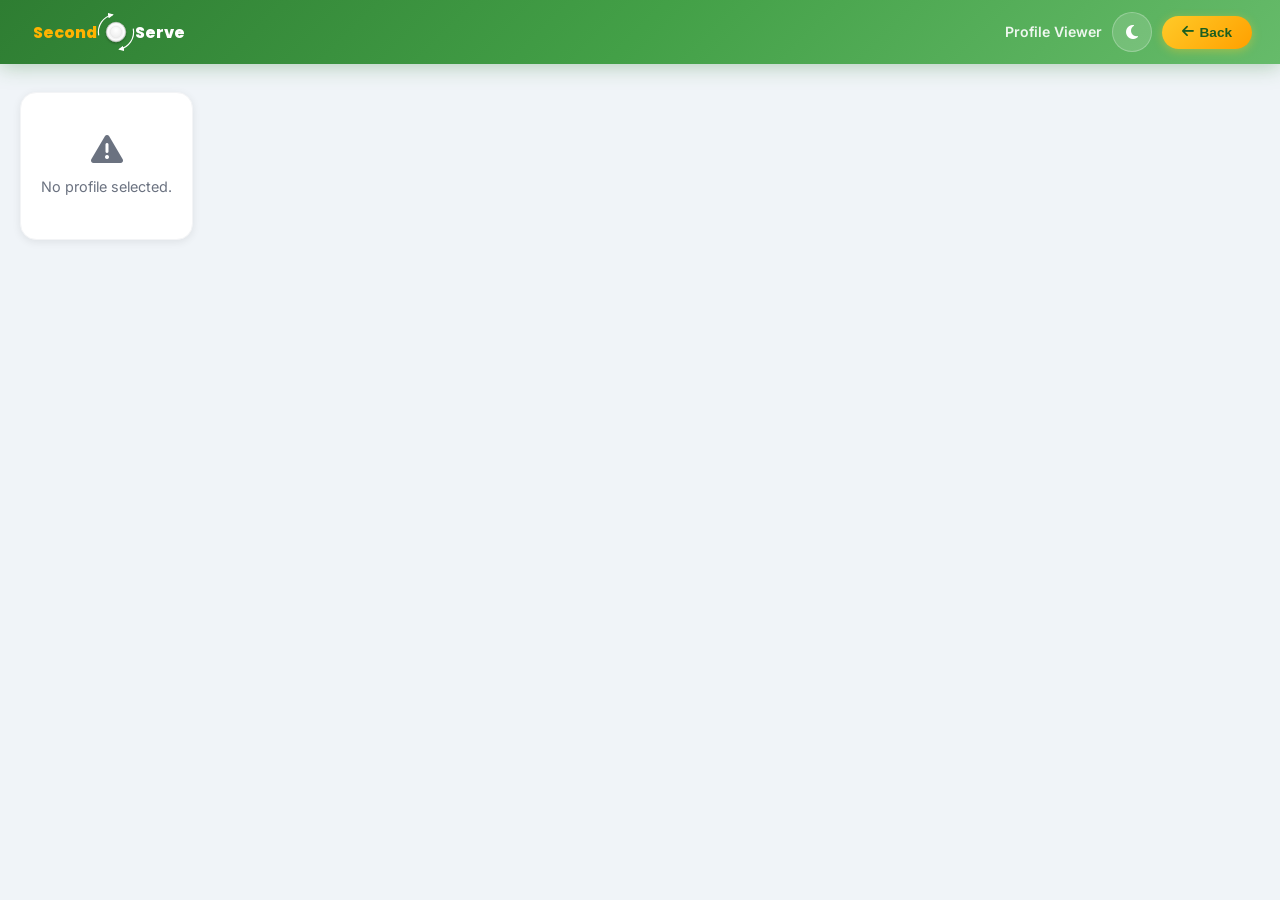
<file: viewer-dashboard.html>
<!DOCTYPE html>
<html lang="en">
<head>
  <meta charset="UTF-8" />
  <meta name="viewport" content="width=device-width, initial-scale=1.0" />
  <title>Community Profile | Second Serve</title>
  <link rel="stylesheet" href="style/all.css" />
  <link rel="stylesheet" href="style/viewer-dashboard.css" />
  <link rel="stylesheet" href="https://cdnjs.cloudflare.com/ajax/libs/font-awesome/6.4.0/css/all.min.css" />
</head>
<body>
  <nav class="topbar">
    <a href="index.html" class="brand" title="Second Serve Home">
      <svg width="200" height="50" viewBox="0 0 200 50">
        <defs>
          <radialGradient id="viewerPlateOuter" cx="50%" cy="40%" r="65%">
            <stop offset="0%" stop-color="#ffffff"/>
            <stop offset="70%" stop-color="#f2f2f2"/>
            <stop offset="100%" stop-color="#d9d9d9"/>
          </radialGradient>
          <radialGradient id="viewerPlateInner" cx="50%" cy="35%" r="70%">
            <stop offset="0%" stop-color="#ffffff"/>
            <stop offset="100%" stop-color="#ececec"/>
          </radialGradient>
          <filter id="viewerShadow" x="-50%" y="-50%" width="200%" height="200%">
            <feDropShadow dx="0" dy="1.5" stdDeviation="1.5" flood-color="#000" flood-opacity="0.3"/>
          </filter>
          <marker id="viewerArrow" markerWidth="5" markerHeight="5" refX="4" refY="2.5" orient="auto">
            <path d="M0,0 L5,2.5 L0,5 Z" fill="#ffffff"/>
          </marker>
        </defs>

        <text x="78" y="32" text-anchor="end" font-family="Poppins, sans-serif" font-weight="800" font-size="18" fill="#ffb300">Second</text>

        <g transform="translate(100,25)">
          <g>
            <path d="M 0 -20 A 20 20 0 0 1 20 0" fill="none" stroke="#ffffff" stroke-width="1.3" marker-end="url(#viewerArrow)"/>
            <path d="M 0 20 A 20 20 0 0 1 -20 0" fill="none" stroke="#ffffff" stroke-width="1.3" marker-end="url(#viewerArrow)"/>
            <animateTransform attributeName="transform" type="rotate" from="0" to="360" dur="6s" repeatCount="indefinite"/>
          </g>

          <circle cx="0" cy="0" r="11" fill="url(#viewerPlateOuter)" stroke="#cfcfcf" stroke-width="0.8" filter="url(#viewerShadow)"/>
          <circle cx="0" cy="0" r="9" fill="none" stroke="#ffffff" stroke-width="1.5" opacity="0.8"/>
          <circle cx="0" cy="0" r="6.5" fill="url(#viewerPlateInner)" stroke="#e0e0e0" stroke-width="0.5"/>
        </g>

        <text x="122" y="32" text-anchor="start" font-family="Poppins, sans-serif" font-weight="800" font-size="18" fill="#ffffff">Serve</text>
      </svg>
    </a>
    <div class="topbar-right">
      <span style="font-size:.88rem;font-weight:600;opacity:.9" id="topName">Profile Viewer</span>
      <button class="icon-btn" id="darkBtn" title="Toggle dark mode"><i id="darkIcon" class="fas fa-moon"></i></button>
      <button class="cta-btn" id="backBtn"><i class="fas fa-arrow-left"></i> Back</button>
    </div>
  </nav>

  <div class="page-wrap" id="viewerLayout">
    <aside class="sidebar">
      <div class="card">
        <div class="profile-cover">
          <div class="cover-tag cover-tag-left" id="profileTypeTag">PROFILE</div>
          <div class="cover-tag cover-tag-right" id="verifiedTag" style="display:none"><i class="fas fa-shield-check"></i> Verified</div>
          <div class="photo-wrap">
            <div class="profile-photo" id="profilePhoto">
              <span id="avatarInitial">U</span>
              <img id="avatarImg" src="" alt="Profile" style="display:none"/>
            </div>
          </div>
        </div>

        <div class="profile-body">
          <div class="profile-name" id="dispName">Loading profile...</div>
          <div class="profile-sub" id="dispSub">Community member</div>
          <div class="profile-badge-wrap" id="profileBadgeWrap" style="display:none;">
            <div class="donor-badge-pill badge-none" id="viewerBadgePill">
              <span class="badge-icon" id="viewerBadgeIcon">🔒</span>
              <span id="viewerBadgeName">No Badge</span>
            </div>
            <div class="profile-badge-hint" id="donorBadgeHint">Donate to earn badges.</div>
          </div>

          <div class="profile-stats">
            <div class="ps"><span class="ps-val" id="psA">0</span><span class="ps-lbl" id="psALabel">Metric A</span></div>
            <div class="ps"><span class="ps-val" id="psB">0</span><span class="ps-lbl" id="psBLabel">Metric B</span></div>
            <div class="ps"><span class="ps-val" id="psC">0</span><span class="ps-lbl" id="psCLabel">Metric C</span></div>
          </div>
        </div>

        <div class="sec-head"><span class="sec-title">Profile Info</span></div>
        <div class="info-rows">
          <div class="i-row"><i class="fas fa-user"></i><span class="i-val" id="vName">-</span></div>
          <div class="i-row"><i class="fas fa-envelope"></i><span class="i-val muted" id="vEmail">Hidden for privacy</span></div>
          <div class="i-row"><i class="fas fa-phone"></i><span class="i-val muted" id="vPhone">Hidden for privacy</span></div>
          <div class="i-row"><i class="fas fa-map-marker-alt"></i><span class="i-val" id="vAddr">-</span></div>
          <div class="i-row"><i class="fas fa-calendar"></i><span class="i-val" id="vJoined">-</span></div>
        </div>
      </div>

      <div class="card">
        <div class="panel-head">
          <div>
            <div class="panel-title">About</div>
            <div class="panel-sub">Public profile summary</div>
          </div>
        </div>
        <div class="about-body">
          <p id="aboutText" class="about-text">No profile description available yet.</p>
          <div id="websiteWrap" style="display:none;margin-top:10px">
            <a id="websiteLink" class="location-link" href="#" target="_blank" rel="noopener noreferrer">Visit Website</a>
          </div>
        </div>
      </div>

    </aside>

    <main class="main">
      <section class="card">
        <div class="panel-head">
          <div>
            <div class="panel-title" id="dashTitle">Profile Dashboard</div>
            <div class="panel-sub" id="dashSubtitle">Public impact and contribution summary</div>
          </div>
          <span class="live-badge">Public View</span>
        </div>
        <div class="stats-grid" id="statsGrid"></div>
      </section>

      <section class="card">
        <div class="panel-head">
          <div>
            <div class="panel-title">Top Donors Leaderboard</div>
            <div class="panel-sub">Top contributors and rank highlight</div>
          </div>
        </div>
        <div class="leaderboard-scroll" id="topDonorsScroll">
          <div id="topDonorsList" class="leaderboard-list">
            <div class="empty"><i class="fas fa-circle-notch fa-spin"></i><p>Loading leaderboard...</p></div>
          </div>
        </div>
        <div id="currentDonorSticky" class="leader-sticky" style="display:none"></div>
      </section>

      <section class="card">
        <div class="panel-head">
          <div>
            <div class="panel-title">Recent Activity</div>
            <div class="panel-sub">Latest public timeline</div>
          </div>
        </div>
        <div id="activityList">
          <div class="empty"><i class="fas fa-circle-notch fa-spin"></i><p>Loading activity...</p></div>
        </div>
        </section>
    </main>
  </div>

  <div class="toast" id="toast"><span class="ti" id="ti"></span><span id="tm"></span></div>

  <script src="script/api-config.js"></script>
  <script src="script/api-utils.js"></script>
  <script src="script/all.js"></script>
  <script src="script/viewer-dashboard.js"></script>
</body>
</html>
</file>
<file: style/all.css>
/* ===== GOOGLE FONTS ===== */
@import url('https://fonts.googleapis.com/css2?family=Inter:wght@300;400;500;600;700;800&family=Poppins:wght@600;700;800&display=swap');

/* ===== ROOT VARIABLES ===== */
:root {
    --primary-color: #2e7d32;
    --primary-light: #66bb6a;
    --primary-dark: #1b5e20;
    --primary-gradient: linear-gradient(135deg, #2e7d32 0%, #43a047 50%, #66bb6a 100%);
    --accent-color: #ffca28;
    --accent-dark: #ffa000;
    --accent-gradient: linear-gradient(135deg, #ffca28, #ffa000);
    --text-dark: #1a1a2e;
    --text-medium: #374151;
    --text-light: #6b7280;
    --bg-light: #f0f4f8;
    --bg-white: #ffffff;
    --bg-card: #ffffff;
    --border-color: #e5e7eb;
    --border-light: #f3f4f6;
    --shadow-xs: 0 1px 3px rgba(0, 0, 0, 0.06);
    --shadow-sm: 0 2px 8px rgba(0, 0, 0, 0.08);
    --shadow-md: 0 4px 20px rgba(0, 0, 0, 0.10);
    --shadow-lg: 0 8px 32px rgba(0, 0, 0, 0.13);
    --shadow-xl: 0 16px 48px rgba(0, 0, 0, 0.16);
    --shadow-green: 0 4px 20px rgba(46, 125, 50, 0.25);
    --radius-sm: 8px;
    --radius-md: 12px;
    --radius-lg: 16px;
    --radius-xl: 24px;
    --radius-full: 9999px;
    --transition: all 0.25s cubic-bezier(0.4, 0, 0.2, 1);
    --transition-slow: all 0.4s cubic-bezier(0.4, 0, 0.2, 1);
}

/* ===== DARK MODE VARIABLES ===== */
body.dark-mode {
    --primary-color: #2e7d32;
    --primary-light: #66bb6a;
    --primary-dark: #1b5e20;
    --primary-gradient: linear-gradient(135deg, #2e7d32 0%, #43a047 50%, #66bb6a 100%);
    --accent-color: #ffd54f;
    --accent-dark: #ffb300;
    --text-dark: #f1f5f9;
    --text-medium: #cbd5e1;
    --text-light: #94a3b8;
    --bg-light: #0f172a;
    --bg-white: #1e293b;
    --bg-card: #1e293b;
    --border-color: #334155;
    --border-light: #1e293b;
    --shadow-sm: 0 2px 8px rgba(0, 0, 0, 0.4);
    --shadow-md: 0 4px 20px rgba(0, 0, 0, 0.5);
    --shadow-lg: 0 8px 32px rgba(0, 0, 0, 0.6);
    --shadow-xl: 0 16px 48px rgba(0, 0, 0, 0.7);
    --shadow-green: 0 4px 20px rgba(102, 187, 106, 0.2);
}

/* ===== RESET & BASE STYLES ===== */
*,
*::before,
*::after {
    margin: 0;
    padding: 0;
    box-sizing: border-box;
}

html {
    scroll-behavior: smooth;
    font-size: 16px;
}

body {
    font-family: 'Inter', 'Segoe UI', Tahoma, Geneva, Verdana, sans-serif;
    background-color: var(--bg-light);
    color: var(--text-dark);
    line-height: 1.65;
    -webkit-font-smoothing: antialiased;
    -moz-osx-font-smoothing: grayscale;
}

html.page-is-entering,
html.page-is-leaving {
    overflow: hidden;
}

html.page-is-entering body,
html.page-is-leaving body {
    overflow: hidden;
}

html.page-is-entering body::before,
html.page-is-leaving body::before {
    content: '';
    position: fixed;
    inset: 0;
    background:
        radial-gradient(circle at top, rgba(255, 255, 255, 0.18), transparent 45%),
        linear-gradient(135deg, #1b5e20 0%, #2e7d32 50%, #66bb6a 100%);
    z-index: 20000;
}

html.page-is-entering body::after,
html.page-is-leaving body::after {
    content: '';
    position: fixed;
    top: 50%;
    left: 50%;
    width: 66px;
    height: 66px;
    margin: -33px 0 0 -33px;
    border-radius: 50%;
    border: 6px solid rgba(255, 255, 255, 0.16);
    border-top-color: #66bb6a;
    border-right-color: #2e7d32;
    box-shadow: 0 0 30px rgba(102, 187, 106, 0.35);
    animation: pageLoaderSpin 0.85s linear infinite;
    z-index: 20001;
}

html.page-transition-heart.page-is-entering body::before,
html.page-transition-heart.page-is-leaving body::before {
    background:
        radial-gradient(circle at top, rgba(255, 255, 255, 0.18), transparent 45%),
        linear-gradient(135deg, #880e4f 0%, #c2185b 50%, #e91e63 100%);
}

html.page-transition-heart.page-is-entering body::after,
html.page-transition-heart.page-is-leaving body::after {
    border: 6px solid rgba(255, 255, 255, 0.16);
    border-top-color: #f06292;
    border-right-color: #e91e63;
    box-shadow: 0 0 30px rgba(233, 30, 99, 0.35);
}

html.page-ready body::before,
html.page-ready body::after {
    opacity: 0;
    visibility: hidden;
    transition: opacity 0.35s ease, visibility 0.35s ease;
}

body.page-transitioning > :not(script):not(style) {
    pointer-events: none;
}

@keyframes pageLoaderSpin {
    to {
        transform: rotate(360deg);
    }
}

/* ===== REUSABLE CLASSES ===== */
.section-container {
    max-width: 1200px;
    margin: 0 auto;
    padding: 10px 24px;
}

.section-subtitle {
    color: var(--text-light);
    font-size: 1.05rem;
    margin-top: 10px;
    font-weight: 400;
    letter-spacing: 0.01em;
}

/* ===== NAVBAR ===== */
.navbar {
    background: var(--primary-gradient);
    color: white;
    padding: 0;
    position: sticky;
    top: 0;
    z-index: 1000;
    box-shadow: 0 2px 20px rgba(46, 125, 50, 0.35);
    backdrop-filter: blur(10px);
    -webkit-backdrop-filter: blur(10px);
}

.navbar-container {
    max-width: 1200px;
    margin: 0 auto;
    padding: 0 24px;
    display: flex;
    justify-content: space-between;
    align-items: center;
    height: 70px;
}

.logo {
    display: flex;
    align-items: center;
    height: 52px;
    transition: var(--transition);
}

.logo:hover {
    opacity: 0.9;
    transform: scale(1.02);
}

.logo svg {
    height: 100%;
    width: auto;
}

.logo i {
    font-size: 2rem;
}

.nav-menu {
    display: flex;
    gap: 6px;
    align-items: center;
}

.nav-link {
    color: rgba(255, 255, 255, 0.92);
    text-decoration: none;
    font-weight: 500;
    font-size: 0.92rem;
    letter-spacing: 0.02em;
    padding: 8px 12px;
    border-radius: var(--radius-sm);
    transition: var(--transition);
    position: relative;
}

.nav-link:hover {
    color: white;
    background: rgba(255, 255, 255, 0.12);
}

.nav-link::after {
    content: '';
    position: absolute;
    bottom: 4px;
    left: 12px;
    right: 12px;
    height: 2px;
    background: var(--accent-color);
    border-radius: 2px;
    transform: scaleX(0);
    transform-origin: center;
    transition: transform 0.25s cubic-bezier(0.4, 0, 0.2, 1);
}

.nav-link:hover::after {
    transform: scaleX(1);
}

.login-btn {
    background: var(--accent-gradient) !important;
    color: #1b5e20 !important;
    padding: 9px 20px !important;
    border-radius: var(--radius-full) !important;
    font-weight: 700 !important;
    font-size: 0.88rem !important;
    letter-spacing: 0.03em;
    box-shadow: 0 2px 10px rgba(255, 202, 40, 0.4);
    transition: var(--transition) !important;
}

.login-btn:hover {
    transform: translateY(-2px) !important;
    box-shadow: 0 6px 20px rgba(255, 202, 40, 0.5) !important;
    background: linear-gradient(135deg, #ffd740, #ffab00) !important;
}

.login-btn::after {
    display: none !important;
}

/* ===== DARK MODE TOGGLE BUTTON ===== */
.dark-mode-toggle {
    background: rgba(255, 255, 255, 0.15);
    border: 1.5px solid rgba(255, 255, 255, 0.25);
    border-radius: 50%;
    width: 42px;
    height: 42px;
    cursor: pointer;
    display: flex;
    align-items: center;
    justify-content: center;
    font-size: 1.1rem;
    color: white;
    transition: var(--transition);
    padding: 0;
    outline: none;
    flex-shrink: 0;
}

.dark-mode-toggle:hover {
    background: rgba(255, 255, 255, 0.25);
    border-color: rgba(255, 255, 255, 0.5);
    box-shadow: 0 0 20px rgba(255, 202, 40, 0.4);
}

.dark-mode-toggle:active {
    transform: scale(0.95);
}

.dark-mode-toggle i {
    transition: var(--transition);
}

/* ===== HAMBURGER BUTTON ===== */
.hamburger {
    display: none;
    /* Hidden on desktop */
    flex-direction: column;
    justify-content: center;
    align-items: center;
    gap: 5px;
    width: 44px;
    height: 44px;
    background: rgba(255, 255, 255, 0.12);
    border: 1.5px solid rgba(255, 255, 255, 0.25);
    border-radius: var(--radius-sm);
    cursor: pointer;
    padding: 8px;
    transition: var(--transition);
    flex-shrink: 0;
    outline: none;
}

.hamburger:hover {
    background: rgba(255, 255, 255, 0.22);
    border-color: rgba(255, 255, 255, 0.45);
}

.hamburger span {
    display: block;
    width: 22px;
    height: 2.5px;
    background: white;
    border-radius: 2px;
    transition: all 0.3s cubic-bezier(0.4, 0, 0.2, 1);
    transform-origin: center;
}

/* Animated X when open */
.hamburger.open span:nth-child(1) {
    transform: translateY(7.5px) rotate(45deg);
}

.hamburger.open span:nth-child(2) {
    opacity: 0;
    transform: scaleX(0);
}

.hamburger.open span:nth-child(3) {
    transform: translateY(-7.5px) rotate(-45deg);
}


/* ===== HERO SECTION ===== */
.hero {
    background: var(--primary-gradient);
    color: white;
    padding: 110px 24px 90px;
    text-align: center;
    position: relative;
    overflow: hidden;
    isolation: isolate;
}

.hero::before {
    content: '';
    position: absolute;
    top: -30%;
    right: -10%;
    width: 700px;
    height: 700px;
    background: radial-gradient(circle, rgba(255, 255, 255, 0.08) 0%, transparent 70%);
    border-radius: 50%;
    animation: float 7s ease-in-out infinite;
}

.hero::after {
    content: '';
    position: absolute;
    bottom: -20%;
    left: -10%;
    width: 500px;
    height: 500px;
    background: radial-gradient(circle, rgba(255, 255, 255, 0.05) 0%, transparent 70%);
    border-radius: 50%;
    animation: float 9s ease-in-out infinite reverse;
}

@keyframes float {

    0%,
    100% {
        transform: translateY(0px) rotate(0deg);
    }

    50% {
        transform: translateY(28px) rotate(3deg);
    }
}

.hero-bg,
.hero-particles {
    position: absolute;
    inset: 0;
    pointer-events: none;
}

.hero-bg {
    z-index: 0;
}

.hero-bg-ring {
    inset: auto;
    width: 560px;
    height: 560px;
    top: -190px;
    right: -120px;
    border-radius: 50%;
    border: 1px solid rgba(255, 255, 255, 0.16);
    box-shadow:
        0 0 0 38px rgba(255, 255, 255, 0.05),
        0 0 0 92px rgba(255, 255, 255, 0.03);
    animation: heroRingPulse 12s ease-in-out infinite;
}

.hero-bg-glow {
    inset: auto;
    border-radius: 50%;
    filter: blur(10px);
    opacity: 0.7;
}

.hero-bg-glow-left {
    width: 280px;
    height: 280px;
    left: -80px;
    bottom: 30px;
    background: radial-gradient(circle, rgba(255, 202, 40, 0.2), rgba(255, 202, 40, 0));
    animation: heroGlowFloat 9s ease-in-out infinite;
}

.hero-bg-glow-right {
    width: 240px;
    height: 240px;
    right: 10%;
    top: 20%;
    background: radial-gradient(circle, rgba(255, 255, 255, 0.16), rgba(255, 255, 255, 0));
    animation: heroGlowFloat 11s ease-in-out infinite reverse;
}

.hero-bg-grid {
    background-image:
        linear-gradient(rgba(255, 255, 255, 0.09) 1px, transparent 1px),
        linear-gradient(90deg, rgba(255, 255, 255, 0.09) 1px, transparent 1px);
    background-size: 72px 72px;
    opacity: 0.18;
    mask-image: linear-gradient(to bottom, rgba(0, 0, 0, 0.6), transparent 85%);
    animation: heroGridMove 18s linear infinite;
}

.hero-particles {
    z-index: 0;
}

.hero-particles span {
    position: absolute;
    display: block;
    width: 10px;
    height: 10px;
    border-radius: 50%;
    background: rgba(255, 255, 255, 0.22);
    box-shadow: 0 0 18px rgba(255, 255, 255, 0.18);
}

.hero-particles span:nth-child(1) {
    top: 18%;
    left: 14%;
    animation: particleFloat 8s ease-in-out infinite;
}

.hero-particles span:nth-child(2) {
    top: 28%;
    left: 28%;
    width: 7px;
    height: 7px;
    animation: particleFloat 10s ease-in-out infinite 1s;
}

.hero-particles span:nth-child(3) {
    top: 16%;
    right: 22%;
    width: 8px;
    height: 8px;
    animation: particleFloat 9s ease-in-out infinite 0.4s;
}

.hero-particles span:nth-child(4) {
    right: 12%;
    bottom: 24%;
    width: 12px;
    height: 12px;
    animation: particleFloat 11s ease-in-out infinite 1.4s;
}

.hero-particles span:nth-child(5) {
    left: 20%;
    bottom: 18%;
    width: 6px;
    height: 6px;
    animation: particleFloat 7s ease-in-out infinite 0.7s;
}

.hero-particles span:nth-child(6) {
    left: 50%;
    top: 12%;
    width: 9px;
    height: 9px;
    animation: particleFloat 12s ease-in-out infinite 1.8s;
}

.hero-content {
    position: relative;
    z-index: 1;
    max-width: 820px;
    margin: 0 auto;
}

@keyframes heroRingPulse {
    0%,
    100% {
        transform: scale(1) rotate(0deg);
        opacity: 0.65;
    }

    50% {
        transform: scale(1.06) rotate(8deg);
        opacity: 0.95;
    }
}

@keyframes heroGlowFloat {
    0%,
    100% {
        transform: translate3d(0, 0, 0) scale(1);
    }

    50% {
        transform: translate3d(0, -18px, 0) scale(1.08);
    }
}

@keyframes heroGridMove {
    from {
        transform: translate3d(0, 0, 0);
    }

    to {
        transform: translate3d(-36px, 36px, 0);
    }
}

@keyframes particleFloat {
    0%,
    100% {
        transform: translate3d(0, 0, 0);
        opacity: 0.35;
    }

    50% {
        transform: translate3d(0, -16px, 0);
        opacity: 1;
    }
}

.hero h1 {
    font-family: 'Poppins', 'Inter', sans-serif;
    font-size: 3.2rem;
    font-weight: 800;
    margin-bottom: 22px;
    line-height: 1.18;
    letter-spacing: -0.02em;
    text-shadow: 0 2px 20px rgba(0, 0, 0, 0.15);
}

.hero p {
    font-size: 1.15rem;
    margin-bottom: 44px;
    opacity: 0.93;
    font-weight: 400;
    max-width: 640px;
    margin-left: auto;
    margin-right: auto;
    line-height: 1.7;
}

.hero-buttons {
    display: flex;
    gap: 16px;
    justify-content: center;
    flex-wrap: wrap;
    margin-bottom: 70px;
}

.hero-buttons button {
    font-size: 1rem;
    padding: 14px 32px;
    border: none;
    border-radius: var(--radius-full);
    cursor: pointer;
    font-weight: 700;
    display: inline-flex;
    align-items: center;
    gap: 10px;
    transition: var(--transition);
    box-shadow: var(--shadow-md);
    letter-spacing: 0.02em;
}

.primary-btn {
    background: var(--accent-gradient);
    color: #1b5e20;
}

.primary-btn:hover {
    background: linear-gradient(135deg, #ffd740, #ffab00);
    transform: translateY(-3px);
    box-shadow: 0 8px 28px rgba(255, 202, 40, 0.5);
}

.secondary-btn {
    background: rgba(255, 255, 255, 0.95);
    color: var(--primary-dark);
    border: 2px solid rgba(255, 255, 255, 0.6);
}

.secondary-btn:hover {
    background: white;
    transform: translateY(-3px);
    box-shadow: 0 8px 28px rgba(0, 0, 0, 0.15);
}

.hero-stats {
    display: flex;
    justify-content: center;
    gap: 24px;
    margin-top: 60px;
    flex-wrap: wrap;
}

.stat-item {
    background: rgba(255, 255, 255, 0.12);
    padding: 28px 36px;
    border-radius: var(--radius-lg);
    backdrop-filter: blur(16px);
    -webkit-backdrop-filter: blur(16px);
    min-width: 170px;
    border: 1px solid rgba(255, 255, 255, 0.2);
    transition: var(--transition);
}

.stat-item:hover {
    background: rgba(255, 255, 255, 0.18);
    transform: translateY(-4px);
    box-shadow: 0 8px 24px rgba(0, 0, 0, 0.15);
}

.stat-item h4 {
    font-family: 'Poppins', sans-serif;
    font-size: 2.4rem;
    font-weight: 800;
    margin-bottom: 8px;
    letter-spacing: -0.02em;
}

.stat-item p {
    opacity: 0.88;
    font-size: 0.9rem;
    font-weight: 500;
    letter-spacing: 0.03em;
    text-transform: uppercase;
}

/* ===== HOW IT WORKS ===== */
.how-it-works {
    padding: 90px 24px;
    background: var(--bg-white);
}

.how-it-works h2 {
    text-align: center;
    font-family: 'Poppins', sans-serif;
    font-size: 2rem;
    font-weight: 700;
    margin-bottom: 12px;
    color: var(--text-dark);
    letter-spacing: -0.01em;
}

.steps {
    display: grid;
    grid-template-columns: repeat(auto-fit, minmax(240px, 1fr));
    gap: 28px;
    margin-top: 56px;
}

.step {
    background: var(--bg-light);
    padding: 40px 28px;
    border-radius: var(--radius-lg);
    text-align: center;
    transition: var(--transition-slow);
    border: 1.5px solid var(--border-light);
    position: relative;
    overflow: hidden;
}

.step::before {
    content: '';
    position: absolute;
    top: 0;
    left: 0;
    right: 0;
    height: 3px;
    background: var(--primary-gradient);
    transform: scaleX(0);
    transform-origin: left;
    transition: transform 0.35s cubic-bezier(0.4, 0, 0.2, 1);
}

.step:hover {
    border-color: var(--primary-light);
    box-shadow: var(--shadow-lg);
    transform: translateY(-10px);
    background: var(--bg-white);
}

.step:hover::before {
    transform: scaleX(1);
}

.step-icon {
    font-size: 1.8rem;
    color: var(--primary-color);
    margin-bottom: 20px;
    display: flex;
    align-items: center;
    justify-content: center;
    width: 76px;
    height: 76px;
    border-radius: 50%;
    background: linear-gradient(135deg, rgba(46, 125, 50, 0.08), rgba(102, 187, 106, 0.15));
    margin-left: auto;
    margin-right: auto;
    box-shadow: 0 4px 16px rgba(46, 125, 50, 0.15);
    transition: var(--transition);
}

.step:hover .step-icon {
    background: var(--primary-gradient);
    color: white;
    box-shadow: var(--shadow-green);
    transform: scale(1.08);
}

.step h3 {
    font-size: 1.2rem;
    font-weight: 700;
    margin-bottom: 12px;
    color: var(--text-dark);
    letter-spacing: -0.01em;
}

.step p {
    color: var(--text-light);
    line-height: 1.75;
    font-size: 0.95rem;
}

/* ===== FOOD LISTINGS ===== */
.food-listings {
    padding: 90px 24px;
    background: var(--bg-light);
}

.food-listings h2 {
    text-align: center;
    font-family: 'Poppins', sans-serif;
    font-size: 2.2rem;
    font-weight: 700;
    margin-bottom: 12px;
    color: var(--text-dark);
    letter-spacing: -0.02em;
}

.food-grid {
    display: grid;
    grid-template-columns: repeat(auto-fill, minmax(320px, 1fr));
    gap: 28px;
    margin-top: 52px;
}

.food-grid.food-grid--carousel {
    display: block;
}

.food-carousel-shell {
    display: flex;
    align-items: center;
    gap: 14px;
}

.food-carousel-viewport {
    flex: 1;
    overflow-x: auto;
    overflow-y: visible;
    scroll-snap-type: x mandatory;
    scroll-behavior: smooth;
    scrollbar-width: none;
    -ms-overflow-style: none;
    padding: 8px 2px 18px;
}

.food-carousel-viewport::-webkit-scrollbar {
    display: none;
}

.food-carousel-track {
    display: flex;
    gap: 24px;
    align-items: stretch;
}

.food-carousel-slide {
    flex: 0 0 min(340px, 84vw);
    scroll-snap-align: start;
}

.food-carousel-slide .food-card {
    height: 100%;
}

.food-carousel-arrow {
    width: 52px;
    height: 52px;
    border: none;
    border-radius: 50%;
    background: rgba(255, 255, 255, 0.95);
    color: var(--primary-dark);
    box-shadow: var(--shadow-md);
    display: inline-flex;
    align-items: center;
    justify-content: center;
    cursor: pointer;
    transition: var(--transition);
    flex-shrink: 0;
}

.food-carousel-arrow:hover:not(:disabled) {
    background: var(--primary-gradient);
    color: white;
    transform: translateY(-2px);
    box-shadow: var(--shadow-green);
}

.food-carousel-arrow:disabled {
    opacity: 0.35;
    cursor: not-allowed;
    transform: none;
    box-shadow: var(--shadow-sm);
}

.food-carousel-arrow--left {
    margin-left: 2px;
}

.food-carousel-arrow--right {
    margin-right: 2px;
}

.food-card-all {
    width: 100%;
    min-height: 100%;
    appearance: none;
    -webkit-appearance: none;
    border: 1.5px dashed rgba(46, 125, 50, 0.28);
    background:
        radial-gradient(circle at top, rgba(255, 255, 255, 0.35), transparent 40%),
        linear-gradient(135deg, rgba(46, 125, 50, 0.08), rgba(102, 187, 106, 0.18));
    color: var(--text-dark);
    border-radius: var(--radius-lg);
    padding: 26px 24px;
    box-shadow: var(--shadow-sm);
    display: flex;
    flex-direction: column;
    align-items: flex-start;
    justify-content: center;
    gap: 12px;
    text-align: left;
    cursor: pointer;
    font: inherit;
    transition: var(--transition-slow);
}

.food-card-all:hover {
    transform: translateY(-6px);
    box-shadow: var(--shadow-xl);
    border-color: var(--primary-color);
}

.food-card-all-kicker {
    display: inline-flex;
    align-items: center;
    gap: 8px;
    font-size: 0.78rem;
    font-weight: 800;
    letter-spacing: 0.08em;
    text-transform: uppercase;
    color: var(--primary-dark);
}

.food-card-all strong {
    font-family: 'Poppins', sans-serif;
    font-size: 1.35rem;
    line-height: 1.2;
    color: var(--text-dark);
}

.food-card-all p {
    margin: 0;
    color: var(--text-medium);
    line-height: 1.6;
}

.food-card-all-cta {
    margin-top: 8px;
    display: inline-flex;
    align-items: center;
    gap: 10px;
    padding: 12px 18px;
    border-radius: 9999px;
    background: var(--primary-gradient);
    color: white;
    font-weight: 700;
    box-shadow: var(--shadow-green);
}

.food-card-all-cta i {
    font-size: 0.9rem;
}

.food-grid.food-grid--expanded {
    display: block;
}

.food-listings-toolbar {
    margin-top: 0;
    margin-bottom: 22px;
    display: flex;
    align-items: center;
    justify-content: space-between;
    gap: 16px;
    flex-wrap: wrap;
}

.food-view-toggle {
    display: inline-flex;
    align-items: center;
    gap: 10px;
    border: none;
    border-radius: 9999px;
    padding: 12px 18px;
    background: var(--primary-gradient);
    color: white;
    font-weight: 700;
    cursor: pointer;
    box-shadow: var(--shadow-green);
    transition: var(--transition);
}

.food-view-toggle:hover {
    transform: translateY(-2px);
}

.food-listings-count {
    color: var(--text-light);
    font-size: 0.95rem;
    font-weight: 600;
}

.food-grid-cards {
    display: grid;
    grid-template-columns: repeat(auto-fill, minmax(320px, 1fr));
    gap: 28px;
}

.food-card {
    background: var(--bg-card);
    border-radius: var(--radius-lg);
    overflow: hidden;
    box-shadow: var(--shadow-sm);
    transition: var(--transition-slow);
    position: relative;
    border: 1px solid var(--border-color);
}

.food-card:hover {
    box-shadow: var(--shadow-xl);
    transform: translateY(-8px);
    border-color: transparent;
}

.food-card img {
    width: 100%;
    height: 220px;
    object-fit: cover;
    transition: transform 0.5s ease;
}

.food-card:hover img {
    transform: scale(1.04);
}

.food-badge {
    position: absolute;
    top: 14px;
    right: 14px;
    background: var(--accent-gradient);
    color: #1b5e20;
    padding: 6px 14px;
    border-radius: var(--radius-full);
    font-size: 0.78rem;
    font-weight: 700;
    letter-spacing: 0.05em;
    text-transform: uppercase;
    box-shadow: 0 2px 8px rgba(255, 202, 40, 0.4);
}

.food-info {
    padding: 24px;
}

.food-info h3 {
    font-size: 1.2rem;
    font-weight: 700;
    margin-bottom: 14px;
    color: var(--text-dark);
    letter-spacing: -0.01em;
    line-height: 1.4;
}

.food-meta {
    margin: 14px 0;
    font-size: 0.9rem;
    color: var(--text-light);
}

.food-meta p {
    margin: 7px 0;
    display: flex;
    align-items: center;
    gap: 10px;
}

.food-meta i {
    color: var(--primary-color);
    width: 18px;
    font-size: 0.85rem;
}

.food-tags {
    display: flex;
    gap: 8px;
    margin: 14px 0;
    flex-wrap: wrap;
}

.tag {
    background: linear-gradient(135deg, rgba(46, 125, 50, 0.08), rgba(102, 187, 106, 0.12));
    color: var(--primary-dark);
    padding: 5px 12px;
    border-radius: var(--radius-full);
    font-size: 0.8rem;
    font-weight: 600;
    border: 1px solid rgba(46, 125, 50, 0.15);
}

.request-btn {
    width: 100%;
    padding: 13px;
    background: var(--primary-gradient);
    color: white;
    border: none;
    border-radius: var(--radius-md);
    cursor: pointer;
    font-weight: 700;
    font-size: 0.95rem;
    transition: var(--transition);
    display: flex;
    align-items: center;
    justify-content: center;
    gap: 10px;
    margin-top: 16px;
    letter-spacing: 0.02em;
}

.request-btn:hover {
    background: linear-gradient(135deg, #1b5e20, #2e7d32);
    box-shadow: var(--shadow-green);
    transform: translateY(-1px);
}

/* ===== MAP SECTION ===== */
.map-section {
    padding: 90px 24px;
    background: var(--primary-gradient);
    color: white;
    position: relative;
    overflow: hidden;
}

.map-section::before {
    content: '';
    position: absolute;
    inset: 0;
    background: url("data:image/svg+xml,%3Csvg width='60' height='60' viewBox='0 0 60 60' xmlns='http://www.w3.org/2000/svg'%3E%3Cg fill='none' fill-rule='evenodd'%3E%3Cg fill='%23ffffff' fill-opacity='0.03'%3E%3Cpath d='M36 34v-4h-2v4h-4v2h4v4h2v-4h4v-2h-4zm0-30V0h-2v4h-4v2h4v4h2V6h4V4h-4zM6 34v-4H4v4H0v2h4v4h2v-4h4v-2H6zM6 4V0H4v4H0v2h4v4h2V6h4V4H6z'/%3E%3C/g%3E%3C/g%3E%3C/svg%3E");
    pointer-events: none;
}

.map-section h2 {
    text-align: center;
    font-family: 'Poppins', sans-serif;
    font-size: 2.2rem;
    font-weight: 700;
    margin-bottom: 12px;
    letter-spacing: -0.02em;
}

.map-section .section-subtitle {
    color: rgba(255, 255, 255, 0.82);
    text-align: center;
}

#map {
    width: 100%;
    height: 500px;
    border-radius: var(--radius-lg);
    margin: 40px 0;
    box-shadow: var(--shadow-xl);
}

.map-container {
    display: flex;
    flex-direction: column;
    gap: 28px;
    margin: 40px 0;
    position: relative;
    z-index: 1;
}

#nearbyMap {
    border-radius: var(--radius-lg);
    box-shadow: var(--shadow-xl);
}

.map-auth-note {
    margin: 0;
    text-align: center;
    color: rgba(255, 255, 255, 0.84);
    font-size: 0.95rem;
    font-weight: 500;
}

.location-btn:disabled {
    cursor: not-allowed;
    opacity: 0.7;
    transform: none;
    box-shadow: none;
}

.leaflet-container {
    font-family: 'Inter', sans-serif;
}

.map-user-popup,
.map-popup {
    min-width: 210px;
}

.map-popup h3,
.map-user-popup h3 {
    margin: 0 0 8px;
    font-size: 1rem;
}

.map-popup p,
.map-user-popup p {
    margin: 0 0 6px;
    color: #425466;
    font-size: 0.9rem;
}

.map-popup .popup-badge {
    display: inline-flex;
    align-items: center;
    gap: 6px;
    margin-bottom: 10px;
    padding: 4px 10px;
    border-radius: 999px;
    font-size: 0.78rem;
    font-weight: 700;
    letter-spacing: 0.03em;
    text-transform: uppercase;
}

.map-popup .popup-badge.ngo {
    background: rgba(211, 47, 47, 0.12);
    color: #b71c1c;
}

.map-popup .popup-badge.donor {
    background: rgba(46, 125, 50, 0.12);
    color: #1b5e20;
}

.map-popup .popup-action {
    display: inline-flex;
    align-items: center;
    justify-content: center;
    gap: 8px;
    margin-top: 8px;
    padding: 10px 14px;
    border-radius: 999px;
    background: #1b5e20;
    color: #fff;
    text-decoration: none;
    font-size: 0.88rem;
    font-weight: 700;
}

.map-popup .popup-action.ngo {
    background: #c62828;
}

.location-stats {
    display: flex;
    flex-direction: column;
    gap: 20px;
    align-items: center;
}

.live-map-panel {
    width: 100%;
    max-width: 720px;
    padding: 20px 22px;
    border-radius: 22px;
    background:
        radial-gradient(circle at top left, rgba(255, 202, 40, 0.18), transparent 30%),
        radial-gradient(circle at bottom right, rgba(255, 255, 255, 0.12), transparent 35%),
        rgba(255, 255, 255, 0.1);
    border: 1px solid rgba(255, 255, 255, 0.16);
    backdrop-filter: blur(20px);
    -webkit-backdrop-filter: blur(20px);
    box-shadow: 0 24px 60px rgba(3, 20, 37, 0.2);
}

.live-map-head {
    display: flex;
    align-items: center;
    justify-content: space-between;
    gap: 14px;
    margin-bottom: 14px;
}

.live-map-kicker {
    display: inline-block;
    margin-bottom: 5px;
    font-size: 0.7rem;
    font-weight: 800;
    letter-spacing: 0.1em;
    text-transform: uppercase;
    color: rgba(255, 255, 255, 0.72);
}

.live-map-head h3 {
    margin: 0;
    font-family: 'Poppins', sans-serif;
    font-size: 1.15rem;
    line-height: 1.2;
    color: #fff;
}

.location-fetch-indicator {
    display: inline-flex;
    align-items: center;
    gap: 8px;
    padding: 9px 12px;
    border-radius: 999px;
    background: rgba(7, 24, 39, 0.28);
    border: 1px solid rgba(255, 255, 255, 0.14);
    color: #fff;
    font-size: 0.8rem;
    font-weight: 600;
    white-space: nowrap;
}

.location-fetch-indicator.fetching {
    background: rgba(255, 202, 40, 0.18);
}

.location-fetch-indicator.ready {
    background: rgba(46, 125, 50, 0.22);
}

.location-fetch-indicator.error {
    background: rgba(198, 40, 40, 0.22);
}

.pulse-dot {
    width: 8px;
    height: 8px;
    border-radius: 50%;
    background: #ffca28;
    box-shadow: 0 0 0 rgba(255, 202, 40, 0.75);
    animation: mapPulse 1.8s infinite;
}

.live-stats-grid {
    max-width: none;
    grid-template-columns: repeat(2, minmax(0, 1fr));
    gap: 12px;
}

.stats-grid {
    display: grid;
    grid-template-columns: repeat(auto-fit, minmax(150px, 1fr));
    gap: 18px;
    width: 100%;
    max-width: 600px;
}

.stat-card {
    background: rgba(255, 255, 255, 0.12);
    padding: 22px 18px;
    border-radius: var(--radius-md);
    text-align: center;
    backdrop-filter: blur(16px);
    -webkit-backdrop-filter: blur(16px);
    border: 1px solid rgba(255, 255, 255, 0.2);
    transition: var(--transition);
}

.live-stats-grid .stat-card {
    display: flex;
    align-items: center;
    gap: 12px;
    padding: 16px;
    text-align: left;
    min-height: 100px;
}

.stat-card-ngo {
    background: linear-gradient(135deg, rgba(198, 40, 40, 0.28), rgba(255, 255, 255, 0.1));
}

.stat-card-donor {
    background: linear-gradient(135deg, rgba(46, 125, 50, 0.28), rgba(255, 255, 255, 0.1));
}

.stat-card:hover {
    background: rgba(255, 255, 255, 0.2);
    transform: translateY(-4px);
    box-shadow: 0 8px 24px rgba(0, 0, 0, 0.15);
}

.stat-card h4 {
    font-family: 'Poppins', sans-serif;
    font-size: 2rem;
    font-weight: 800;
    color: var(--accent-color);
    margin-bottom: 8px;
    letter-spacing: -0.02em;
}

.stat-card p {
    color: rgba(255, 255, 255, 0.85);
    font-size: 0.88rem;
    font-weight: 500;
    letter-spacing: 0.03em;
}

.stat-icon {
    flex: 0 0 46px;
    width: 46px;
    height: 46px;
    border-radius: 14px;
    display: inline-flex;
    align-items: center;
    justify-content: center;
    background: rgba(255, 255, 255, 0.16);
    border: 1px solid rgba(255, 255, 255, 0.22);
    color: #fff;
    font-size: 1rem;
}

.stat-copy h4,
.stat-copy p,
.stat-copy small {
    margin: 0;
}

.stat-copy h4 {
    margin-top: 2px;
    color: #fff3c4;
    font-size: 1.6rem;
}

.stat-copy p {
    font-size: 0.78rem;
    font-weight: 700;
    color: rgba(255, 255, 255, 0.78);
    text-transform: uppercase;
    letter-spacing: 0.07em;
}

.stat-copy small {
    display: block;
    margin-top: 4px;
    font-size: 0.74rem;
    color: rgba(255, 255, 255, 0.72);
    line-height: 1.35;
}

@keyframes mapPulse {
    0% {
        transform: scale(0.95);
        box-shadow: 0 0 0 0 rgba(255, 202, 40, 0.65);
    }
    70% {
        transform: scale(1);
        box-shadow: 0 0 0 12px rgba(255, 202, 40, 0);
    }
    100% {
        transform: scale(0.95);
        box-shadow: 0 0 0 0 rgba(255, 202, 40, 0);
    }
}

@media (max-width: 780px) {
    .live-map-head {
        flex-direction: column;
        align-items: flex-start;
    }

    .live-stats-grid {
        grid-template-columns: 1fr;
    }
}

.location-btn {
    display: inline-flex;
    align-items: center;
    justify-content: center;
    gap: 10px;
    padding: 14px 36px;
    background: var(--accent-gradient);
    color: #1b5e20;
    border: none;
    border-radius: var(--radius-full);
    font-size: 1rem;
    font-weight: 700;
    cursor: pointer;
    transition: var(--transition);
    box-shadow: 0 4px 16px rgba(255, 202, 40, 0.4);
    letter-spacing: 0.02em;
}

.location-btn:hover {
    background: linear-gradient(135deg, #ffd740, #ffab00);
    transform: translateY(-3px);
    box-shadow: 0 8px 28px rgba(255, 202, 40, 0.5);
}

/* ===== TESTIMONIALS ===== */
.testimonials {
    padding: 90px 24px;
    background: var(--bg-white);
}

.testimonials h2 {
    text-align: center;
    font-family: 'Poppins', sans-serif;
    font-size: 2.2rem;
    font-weight: 700;
    margin-bottom: 12px;
    color: var(--text-dark);
    letter-spacing: -0.02em;
}

.testimonial-grid {
    display: grid;
    grid-template-columns: repeat(auto-fit, minmax(300px, 1fr));
    gap: 28px;
    margin-top: 52px;
}

.testimonial-card {
    background: var(--bg-light);
    padding: 32px;
    border-radius: var(--radius-lg);
    box-shadow: var(--shadow-sm);
    transition: var(--transition-slow);
    border-left: 4px solid var(--primary-color);
    border-top: 1px solid var(--border-color);
    border-right: 1px solid var(--border-color);
    border-bottom: 1px solid var(--border-color);
    position: relative;
}

.testimonial-card::before {
    content: '"';
    position: absolute;
    top: 16px;
    right: 24px;
    font-size: 5rem;
    color: var(--primary-light);
    opacity: 0.15;
    font-family: Georgia, serif;
    line-height: 1;
}

.testimonial-card:hover {
    box-shadow: var(--shadow-lg);
    transform: translateY(-6px);
    border-left-color: var(--primary-light);
}

.stars {
    color: var(--accent-dark);
    margin-bottom: 16px;
    font-size: 1rem;
    display: flex;
    gap: 3px;
}

.testimonial-text {
    font-style: italic;
    color: var(--text-medium);
    margin-bottom: 18px;
    line-height: 1.8;
    font-size: 0.97rem;
}

.testimonial-author {
    font-weight: 700;
    color: var(--primary-color);
    font-size: 0.9rem;
    letter-spacing: 0.02em;
}

/* ===== ABOUT SECTION ===== */
.about {
    padding: 90px 24px;
    background: linear-gradient(160deg, var(--bg-white) 0%, var(--bg-light) 100%);
}

.about h2 {
    text-align: center;
    font-family: 'Poppins', sans-serif;
    font-size: 2.2rem;
    font-weight: 700;
    margin-bottom: 52px;
    color: var(--text-dark);
    letter-spacing: -0.02em;
}

.about-content {
    display: grid;
    grid-template-columns: 1fr 1fr;
    gap: 56px;
    align-items: center;
}

.about-text {
    font-size: 1.05rem;
    line-height: 1.82;
    color: var(--text-medium);
}

.about-text p {
    margin-bottom: 20px;
}

.about-values {
    display: grid;
    grid-template-columns: repeat(auto-fit, minmax(190px, 1fr));
    gap: 22px;
    margin-top: 36px;
}

.value {
    background: var(--bg-card);
    padding: 28px 22px;
    border-radius: var(--radius-lg);
    text-align: center;
    box-shadow: var(--shadow-sm);
    border: 1px solid var(--border-color);
    transition: var(--transition);
}

.value:hover {
    box-shadow: var(--shadow-md);
    transform: translateY(-4px);
    border-color: var(--primary-light);
}

.value i {
    font-size: 2.2rem;
    color: var(--primary-color);
    margin-bottom: 12px;
    display: block;
}

.value h4 {
    font-size: 1.05rem;
    font-weight: 700;
    margin-bottom: 8px;
    color: var(--text-dark);
}

.value p {
    color: var(--text-light);
    font-size: 0.9rem;
    line-height: 1.6;
}

/* ===== FOOTER ===== */
.footer {
    background: linear-gradient(160deg, #0d2b0f 0%, #1b5e20 100%);
    color: white;
    padding: 70px 24px 28px;
}

.footer-content {
    display: grid;
    grid-template-columns: repeat(auto-fit, minmax(240px, 1fr));
    gap: 44px;
    margin-bottom: 48px;
}

.footer-section h4 {
    margin-bottom: 18px;
    font-size: 1.05rem;
    font-weight: 700;
    letter-spacing: 0.04em;
    text-transform: uppercase;
    color: var(--accent-color);
}

.footer-section p {
    color: rgba(255, 255, 255, 0.72);
    margin-bottom: 16px;
    font-size: 0.92rem;
    line-height: 1.7;
}

.footer-section ul {
    list-style: none;
}

.footer-section ul li {
    margin-bottom: 10px;
}

.footer-section a {
    color: rgba(255, 255, 255, 0.72);
    text-decoration: none;
    font-size: 0.92rem;
    transition: var(--transition);
    display: inline-flex;
    align-items: center;
    gap: 6px;
}

.footer-section a:hover {
    color: var(--accent-color);
    transform: translateX(3px);
}

.social-links {
    display: flex;
    gap: 12px;
    margin-top: 18px;
}

.social-links a {
    width: 40px;
    height: 40px;
    background: rgba(255, 255, 255, 0.1);
    border-radius: 50%;
    display: flex;
    align-items: center;
    justify-content: center;
    font-size: 1.1rem;
    transition: var(--transition);
    border: 1px solid rgba(255, 255, 255, 0.15);
}

.social-links a:hover {
    background: var(--accent-gradient);
    color: #1b5e20;
    border-color: transparent;
    transform: translateY(-3px) !important;
    box-shadow: 0 6px 16px rgba(255, 202, 40, 0.3);
}

.newsletter-form {
    display: flex;
    flex-direction: column;
    gap: 10px;
}

.newsletter-form input {
    padding: 12px 16px;
    border: 1.5px solid rgba(255, 255, 255, 0.2);
    border-radius: var(--radius-md);
    font-size: 0.95rem;
    background: rgba(255, 255, 255, 0.08);
    color: white;
    transition: var(--transition);
}

.newsletter-form input::placeholder {
    color: rgba(255, 255, 255, 0.45);
}

.newsletter-form input:focus {
    outline: none;
    border-color: var(--accent-color);
    background: rgba(255, 255, 255, 0.12);
}

.newsletter-form button {
    padding: 12px 16px;
    background: var(--accent-gradient);
    color: #1b5e20;
    border: none;
    border-radius: var(--radius-md);
    font-weight: 700;
    font-size: 0.95rem;
    cursor: pointer;
    transition: var(--transition);
    letter-spacing: 0.02em;
}

.newsletter-form button:hover {
    background: linear-gradient(135deg, #ffd740, #ffab00);
    transform: translateY(-1px);
}

.footer-bottom {
    border-top: 1px solid rgba(255, 255, 255, 0.1);
    padding-top: 24px;
    text-align: center;
    color: rgba(255, 255, 255, 0.55);
    font-size: 0.88rem;
    letter-spacing: 0.02em;
}

/* ===== FORMS ===== */
.form-container,
.auth-box {
    width: 100%;
    max-width: 460px;
    background: var(--bg-card);
    padding: 44px 40px;
    margin: 60px auto;
    border-radius: var(--radius-xl);
    box-shadow: var(--shadow-xl);
    border: 1px solid var(--border-color);
}

.form-container h2,
.auth-box h2 {
    text-align: center;
    margin-bottom: 32px;
    font-family: 'Poppins', sans-serif;
    font-size: 1.7rem;
    font-weight: 700;
    color: var(--text-dark);
    letter-spacing: -0.01em;
}

form input,
form select,
form textarea {
    width: 100%;
    padding: 13px 16px;
    margin-bottom: 16px;
    border: 1.5px solid var(--border-color);
    border-radius: var(--radius-md);
    font-size: 0.97rem;
    font-family: inherit;
    transition: var(--transition);
    background: var(--bg-white);
    color: var(--text-dark);
}

form select {
    appearance: none;
    -webkit-appearance: none;
    background-image: url("data:image/svg+xml,%3Csvg xmlns='http://www.w3.org/2000/svg' width='12' height='8' viewBox='0 0 12 8'%3E%3Cpath fill='%232e7d32' d='M6 8L0 0h12z'/%3E%3C/svg%3E");
    background-repeat: no-repeat;
    background-position: right 14px center;
    background-size: 12px 8px;
    padding-right: 44px;
}

form input:focus,
form select:focus,
form textarea:focus {
    outline: none;
    border-color: var(--primary-color);
    box-shadow: 0 0 0 3px rgba(46, 125, 50, 0.12);
    background: var(--bg-white);
}

form button {
    width: 100%;
    padding: 14px;
    background: var(--primary-gradient);
    color: white;
    border: none;
    border-radius: var(--radius-md);
    cursor: pointer;
    font-weight: 700;
    font-size: 1rem;
    transition: var(--transition);
    letter-spacing: 0.02em;
}

form button:hover {
    background: linear-gradient(135deg, #1b5e20, #2e7d32);
    box-shadow: var(--shadow-green);
    transform: translateY(-1px);
}

/* ===== Input-side toggle buttons (password visibility, location) ===== */
.password-input-wrapper {
    position: relative;
}

.password-input-wrapper input {
    padding-right: 64px;
}

.password-toggle-btn {
    position: absolute;
    right: 5px;
    top: 38%;
    transform: translateY(-50%);
    width: 36px;
    height: 36px;
    border-radius: 50%;
    border: none;
    background: var(--primary-gradient);
    color: #fff;
    display: flex;
    align-items: center;
    justify-content: center;
    cursor: pointer;
    z-index: 3;
    transition: var(--transition);
}

.password-toggle-btn i {
    font-size: 13px;
}

.password-toggle-btn:hover {
    background: linear-gradient(135deg, #1b5e20, #2e7d32);
    transform: translateY(-50%) scale(1.08);
}

.password-toggle-btn:focus {
    outline: none;
    box-shadow: 0 0 0 3px rgba(46, 125, 50, 0.15);
}

.location-group {
    position: relative;
}

.location-group .location-input {
    padding-right: 64px;
}

.location-group .location-btn {
    position: absolute;
    right: 5px;
    top: 9%;
    width: 36px;
    height: 36px;
    border: none;
    background: var(--primary-gradient);
    color: #fff;
    display: flex;
    align-items: center;
    justify-content: center;
    cursor: pointer;
    z-index: 2;
    transition: var(--transition);
}

.location-group .location-btn i {
    font-size: 14px;
}

.location-group .location-btn:hover {
    background: linear-gradient(135deg, #1b5e20, #2e7d32);
    transform: scale(1.05);
}

.location-group .location-btn:focus {
    outline: none;
    box-shadow: 0 0 0 3px rgba(46, 125, 50, 0.15);
}

form p {
    text-align: center;
    margin-top: 16px;
    color: var(--text-light);
    font-size: 0.92rem;
}

form a {
    color: var(--primary-color);
    text-decoration: none;
    font-weight: 600;
}

form a:hover {
    text-decoration: underline;
}

/* ===== NGO CARDS ===== */
.ngo-list {
    padding: 70px 24px;
    background: var(--bg-light);
}

.ngo-filters {
    display: flex;
    gap: 14px;
    margin-bottom: 44px;
    flex-wrap: wrap;
    justify-content: center;
}

.ngo-filters input,
.ngo-filters select {
    padding: 12px 20px;
    border: 1.5px solid var(--border-color);
    border-radius: var(--radius-md);
    font-size: 0.97rem;
    background: var(--bg-card);
    color: var(--text-dark);
    transition: var(--transition);
    box-shadow: var(--shadow-xs);
}

.ngo-filters input:focus,
.ngo-filters select:focus {
    outline: none;
    border-color: var(--primary-color);
    box-shadow: 0 0 0 3px rgba(46, 125, 50, 0.12);
}

.ngo-filters input {
    flex: 1;
    min-width: 250px;
}

.ngo-filters select {
    min-width: 180px;
}

.ngo-grid {
    display: grid;
    grid-template-columns: repeat(auto-fill, minmax(320px, 1fr));
    gap: 24px;
    margin-bottom: 40px;
}

.ngo-card {
    background: var(--bg-card);
    border-radius: var(--radius-lg);
    overflow: hidden;
    box-shadow: var(--shadow-sm);
    transition: var(--transition-slow);
    display: flex;
    flex-direction: column;
    border: 1px solid var(--border-color);
}

.ngo-card:hover {
    box-shadow: var(--shadow-xl);
    transform: translateY(-8px);
    border-color: transparent;
}

.ngo-card-header {
    padding: 22px 20px;
    background: var(--primary-gradient);
    color: white;
    display: flex;
    justify-content: space-between;
    align-items: flex-start;
    gap: 10px;
}

.ngo-card-header h3 {
    margin: 0;
    font-size: 1.2rem;
    font-weight: 700;
    flex: 1;
    letter-spacing: -0.01em;
}

.ngo-category {
    background: rgba(255, 255, 255, 0.22);
    padding: 5px 12px;
    border-radius: var(--radius-full);
    font-size: 0.75rem;
    font-weight: 600;
    white-space: nowrap;
    letter-spacing: 0.04em;
    text-transform: uppercase;
    border: 1px solid rgba(255, 255, 255, 0.2);
}

.ngo-card-details {
    padding: 20px;
    flex: 1;
    border-bottom: 1px solid var(--border-light);
}

.ngo-card-details p {
    margin-bottom: 10px;
    color: var(--text-light);
    font-size: 0.9rem;
    display: flex;
    align-items: center;
    gap: 10px;
}

.ngo-card-details p i {
    color: var(--primary-color);
    min-width: 16px;
    font-size: 0.85rem;
}

.ngo-description {
    color: var(--text-medium) !important;
    margin-top: 14px !important;
    line-height: 1.6;
    font-size: 0.9rem !important;
}

.ngo-card-rating {
    padding: 14px 20px;
    display: flex;
    align-items: center;
    gap: 12px;
    border-bottom: 1px solid var(--border-light);
}

.stars {
    display: flex;
    gap: 3px;
    color: #f59e0b;
    font-size: 0.88rem;
}

.rating-text {
    color: var(--text-light);
    font-size: 0.88rem;
    font-weight: 500;
}

.ngo-card-stats {
    display: grid;
    grid-template-columns: 1fr 1fr;
    padding: 14px 20px;
    border-bottom: 1px solid var(--border-light);
    text-align: center;
}

.stat {
    padding: 8px;
}

.stat-value {
    display: block;
    font-size: 1.35rem;
    font-weight: 800;
    color: var(--primary-color);
    margin-bottom: 4px;
    font-family: 'Poppins', sans-serif;
    letter-spacing: -0.02em;
}

.stat-label {
    display: block;
    font-size: 0.78rem;
    color: var(--text-light);
    font-weight: 500;
    letter-spacing: 0.03em;
    text-transform: uppercase;
}

.ngo-contact-btn {
    margin: 14px;
    padding: 12px 20px;
    background: var(--primary-gradient);
    color: white;
    border: none;
    border-radius: var(--radius-md);
    font-size: 0.95rem;
    font-weight: 700;
    cursor: pointer;
    transition: var(--transition);
    display: flex;
    align-items: center;
    justify-content: center;
    gap: 8px;
    letter-spacing: 0.02em;
}

.ngo-contact-btn:hover {
    background: linear-gradient(135deg, #1b5e20, #2e7d32);
    box-shadow: var(--shadow-green);
    transform: scale(1.02);
}

/* Dark mode adjustments */
body.dark-mode .ngo-filters input,
body.dark-mode .ngo-filters select {
    background: var(--bg-card);
    color: var(--text-dark);
    border-color: var(--border-color);
}

body.dark-mode form input,
body.dark-mode form select,
body.dark-mode form textarea {
    background: rgba(255, 255, 255, 0.05);
    color: var(--text-dark);
    border-color: var(--border-color);
}

body.dark-mode form input:focus,
body.dark-mode form select:focus,
body.dark-mode form textarea:focus {
    background: rgba(255, 255, 255, 0.08);
}

body.dark-mode form select {
    background-image: url("data:image/svg+xml,%3Csvg xmlns='http://www.w3.org/2000/svg' width='12' height='8' viewBox='0 0 12 8'%3E%3Cpath fill='%2366bb6a' d='M6 8L0 0h12z'/%3E%3C/svg%3E");
}

.ngo-card button:hover {
    background: linear-gradient(135deg, #1b5e20, #2e7d32);
}

/* ===== FORM GROUP ===== */
.form-group {
    position: relative;
    margin-bottom: 16px;
}

.form-group label {
    display: block;
    font-size: 0.88rem;
    font-weight: 600;
    margin-bottom: 7px;
    color: var(--text-medium);
    letter-spacing: 0.01em;
}

.info-text {
    font-size: 0.82rem;
    color: var(--text-light);
    margin-top: 5px;
}

/* ===== CHAT BOT STYLES ===== */
#chat-toggle {
    position: fixed;
    bottom: 24px;
    right: 24px;
    background: var(--accent-gradient);
    color: #1b5e20;
    border: none;
    padding: 13px 22px;
    border-radius: var(--radius-full);
    cursor: pointer;
    font-weight: 700;
    font-size: 0.92rem;
    z-index: 9999;
    box-shadow: 0 8px 28px rgba(255, 202, 40, 0.4);
    transition: var(--transition);
    display: flex;
    align-items: center;
    gap: 8px;
    letter-spacing: 0.02em;
}

#chat-toggle:hover {
    background: linear-gradient(135deg, #ffd740, #ffab00);
    transform: translateY(-3px);
    box-shadow: 0 12px 36px rgba(255, 202, 40, 0.5);
}

#chat-overlay {
    position: fixed;
    bottom: 0;
    right: 24px;
    width: 380px;
    height: 520px;
    display: none;
    z-index: 9999;
    filter: drop-shadow(0 20px 50px rgba(0, 0, 0, 0.3));
}

#chat-overlay iframe {
    width: 100%;
    height: 100%;
    border: none;
    border-radius: 20px;
    box-shadow: 0 20px 60px rgba(0, 0, 0, 0.3);
    background: white;
}

/* ===== RESPONSIVE DESIGN ===== */
@media (max-width: 768px) {
    html {
        font-size: 15px;
    }

    .hero h1 {
        font-size: 2.1rem;
    }

    .hero p {
        font-size: 1rem;
    }

    .hero-buttons {
        flex-direction: column;
        gap: 12px;
    }

    .hero-buttons button {
        width: 100%;
        justify-content: center;
    }

    .hero-stats {
        flex-direction: column;
        gap: 16px;
    }

    .hero-bg-ring {
        width: 360px;
        height: 360px;
        top: -120px;
        right: -120px;
    }

    .hero-bg-grid {
        background-size: 56px 56px;
    }

    .nav-menu {
        gap: 6px;
    }

    .nav-link {
        font-size: 0.85rem;
        padding: 7px 8px;
    }

    .about-content {
        grid-template-columns: 1fr;
        gap: 30px;
    }

    .steps,
    .food-grid,
    .testimonial-grid,
    .about-values {
        grid-template-columns: 1fr;
    }

    .food-carousel-shell {
        gap: 10px;
    }

    .food-carousel-track {
        gap: 18px;
    }

    .food-carousel-slide {
        flex-basis: min(290px, 82vw);
    }

    .food-carousel-arrow {
        width: 42px;
        height: 42px;
    }

    .food-listings-toolbar {
        margin-top: 34px;
        margin-bottom: 18px;
    }

    .food-grid-cards {
        grid-template-columns: 1fr;
    }

    #map {
        height: 300px;
    }

    .form-container,
    .auth-box {
        padding: 28px 22px;
        margin: 40px 16px;
    }

    .navbar-container {
        padding: 0 16px;
        gap: 12px;
    }

    .hero {
        padding: 80px 16px 70px;
    }

    /* ---- Hamburger: show on mobile ---- */
    .hamburger {
        display: flex;
    }

    /* ---- Nav menu: hidden by default on mobile, shown as dropdown ---- */
    .nav-menu {
        display: none;
        position: absolute;
        top: 70px;
        left: 0;
        right: 0;
        background: var(--primary-gradient);
        flex-direction: column;
        align-items: stretch;
        padding: 12px 16px 20px;
        gap: 4px;
        box-shadow: 0 8px 32px rgba(0, 0, 0, 0.25);
        z-index: 999;
        border-top: 1px solid rgba(255, 255, 255, 0.1);
        animation: slideDown 0.25s cubic-bezier(0.4, 0, 0.2, 1);
    }

    .nav-menu.open {
        display: flex;
    }

    @keyframes slideDown {
        from {
            opacity: 0;
            transform: translateY(-10px);
        }

        to {
            opacity: 1;
            transform: translateY(0);
        }
    }

    .nav-link {
        font-size: 0.97rem;
        padding: 12px 16px;
        border-radius: var(--radius-sm);
        width: 100%;
        text-align: left;
    }

    .nav-link::after {
        display: none;
    }

    .login-btn {
        margin-top: 8px;
        text-align: center !important;
        justify-content: center;
        width: 100%;
    }

    .dark-mode-toggle {
        margin-top: 8px;
        width: 100%;
        border-radius: var(--radius-sm);
        height: 44px;
        justify-content: center;
    }

    /* Keep navbar-container as row so logo + hamburger are side by side */
    .navbar-container {
        position: relative;
    }

    .logo {
        max-width: calc(100vw - 96px);
        height: 44px;
    }

    .logo svg {
        max-width: 100%;
        height: 100%;
    }

    .section-container {
        padding: 10px 16px;
    }

    .form-container,
    .auth-box {
        width: calc(100% - 24px);
        max-width: 100%;
        border-radius: 18px;
    }

    form input,
    form select,
    form textarea {
        font-size: 16px;
    }

    .password-input-wrapper input,
    .location-group .location-input {
        padding-right: 58px;
    }

    .location-group .location-btn {
        top: 7px;
        right: 7px;
    }

    .footer {
        padding-left: 16px;
        padding-right: 16px;
    }
}

@media (max-width: 480px) {
    html {
        font-size: 14px;
    }

    body {
        overflow-x: hidden;
    }

    .navbar {
        position: sticky;
    }

    .navbar-container {
        height: 64px;
        padding: 0 12px;
    }

    .logo {
        height: 38px;
        max-width: calc(100vw - 84px);
    }

    .hamburger {
        width: 40px;
        height: 40px;
        padding: 6px;
    }

    .nav-menu {
        top: 64px;
        padding: 10px 12px 16px;
    }

    .hero {
        padding: 64px 16px 56px;
    }

    .hero h1 {
        font-size: 1.7rem;
    }

    .hero-bg-glow-left {
        width: 180px;
        height: 180px;
        left: -50px;
    }

    .hero-bg-glow-right {
        width: 150px;
        height: 150px;
        right: -20px;
    }

    .hero-particles span:nth-child(2),
    .hero-particles span:nth-child(5) {
        display: none;
    }

    section {
        padding: 56px 16px !important;
    }

    section h2 {
        font-size: 1.7rem;
    }

    .stat-item {
        padding: 20px;
        min-width: 100%;
    }

    .form-container,
    .auth-box {
        margin: 28px 12px;
        padding: 24px 16px;
        width: calc(100% - 24px);
        border-radius: 16px;
    }

    form input,
    form select,
    form textarea {
        padding: 12px 14px;
        font-size: 16px;
    }

    form select {
        background-position: right 12px center;
        padding-right: 40px;
    }

    .password-toggle-btn,
    .location-group .location-btn {
        width: 34px;
        height: 34px;
    }

    #chat-overlay {
        width: calc(100vw - 32px);
        right: 16px;
    }

    #chat-toggle {
        right: 16px;
        bottom: 16px;
        padding: 12px 18px;
    }
}

@media (prefers-reduced-motion: reduce) {
    .hero-bg-ring,
    .hero-bg-glow-left,
    .hero-bg-glow-right,
    .hero-bg-grid,
    .hero-particles span {
        animation: none !important;
    }
}
html {
  scroll-behavior: smooth;
}

/* Badge Section */
.badge-section h4 {
    color:#ffd54f;
    font-weight: 700;
    margin-bottom: 10px;
}

.badge-section p {
    color: #d6ffd6;
    font-size: 14px;
    margin-bottom: 15px;
}

/* Badge Grid */
.badge-list {
    display: flex;
    flex-direction: column;
    gap: 10px;
    margin-bottom: 18px;
}

/* Individual Badge */
.badge-item {
    background: rgba(255,255,255,0.08);
    border-radius: 12px;
    padding: 10px 14px;
    font-size: 14px;
    backdrop-filter: blur(6px);
    transition: 0.3s ease;
    display: flex;
    justify-content: space-between;
    align-items: center;
}

.badge-item span {
    font-weight: 600;
}

.badge-item small {
    opacity: 0.8;
}

/* Hover Glow */
.badge-item:hover {
    transform: translateX(5px);
    background: rgba(255,255,255,0.15);
}

/* Button */
.earn-btn {
    width: 100%;
    background: linear-gradient(135deg, #fbc02d, #ffa000);
    color: #1b5e20;
    border: none;
    padding: 12px;
    border-radius: 12px;
    font-weight: 600;
    cursor: pointer;
    transition: 0.3s;
}

.earn-btn:hover {
    transform: translateY(-2px);
    box-shadow: 0 8px 20px rgba(255, 193, 7, 0.4);
}
</file>
<file: style/donate.css>
/* ===== DONATE FORM STYLES ===== */

.donate-container {
    max-width: 720px;
    margin: 50px auto;
    background: var(--bg-card);
    padding: 48px 44px;
    border-radius: 20px;
    box-shadow: var(--shadow-xl);
    border: 1px solid var(--border-color);
}

.donate-container h2 {
    font-family: 'Poppins', sans-serif;
    font-size: 1.8rem;
    font-weight: 700;
    color: var(--text-dark);
    margin-bottom: 8px;
    letter-spacing: -0.02em;
}

.donate-container .subtitle {
    color: var(--text-light);
    font-size: 0.97rem;
    margin-bottom: 36px;
}

/* ===== FORM SECTIONS ===== */
.form-section {
    margin-bottom: 36px;
    padding: 28px;
    background: var(--bg-light);
    border-radius: 14px;
    border: 1px solid var(--border-light);
    position: relative;
    overflow: hidden;
}

.form-section::before {
    content: '';
    position: absolute;
    top: 0;
    left: 0;
    width: 4px;
    height: 100%;
    background: var(--primary-gradient);
    border-radius: 4px 0 0 4px;
}

.form-section h3 {
    font-size: 1.05rem;
    font-weight: 700;
    color: var(--primary-dark);
    margin-bottom: 22px;
    padding-bottom: 12px;
    border-bottom: 1.5px solid var(--border-color);
    display: flex;
    align-items: center;
    gap: 10px;
    letter-spacing: -0.01em;
}

.form-section h3 i {
    color: var(--primary-color);
    font-size: 1.1rem;
}

/* ===== FORM ROWS ===== */
.form-row {
    display: grid;
    grid-template-columns: 1fr 1fr;
    gap: 18px;
    margin-bottom: 18px;
}

.form-row.full {
    grid-template-columns: 1fr;
}

.form-group {
    display: flex;
    flex-direction: column;
}

.form-group label {
    font-weight: 600;
    margin-bottom: 8px;
    color: var(--text-medium);
    font-size: 0.88rem;
    letter-spacing: 0.01em;
}

.form-group input,
.form-group select,
.form-group textarea {
    padding: 12px 16px;
    border: 1.5px solid var(--border-color);
    border-radius: 10px;
    font-size: 0.97rem;
    font-family: inherit;
    transition: all 0.25s cubic-bezier(0.4, 0, 0.2, 1);
    background: var(--bg-white);
    color: var(--text-dark);
}

.form-group input:focus,
.form-group select:focus,
.form-group textarea:focus {
    outline: none;
    border-color: var(--primary-color);
    box-shadow: 0 0 0 3px rgba(46, 125, 50, 0.12);
}

.form-group textarea {
    resize: vertical;
    min-height: 110px;
    line-height: 1.6;
}

/* ===== CHECKBOX / RADIO GROUPS ===== */
.checkbox-group {
    display: flex;
    flex-wrap: wrap;
    gap: 14px;
    margin-bottom: 14px;
}

.checkbox-item {
    display: flex;
    align-items: center;
    gap: 9px;
    cursor: pointer;
}

.checkbox-item input[type="checkbox"],
.checkbox-item input[type="radio"] {
    width: 18px;
    height: 18px;
    cursor: pointer;
    accent-color: var(--primary-color);
    margin-bottom: 0;
}

.checkbox-item label {
    margin: 0;
    cursor: pointer;
    font-weight: 500;
    font-size: 0.95rem;
    color: var(--text-medium);
}

/* ===== TAG PILLS ===== */
.tag-group {
    display: flex;
    flex-wrap: wrap;
    gap: 10px;
    margin-bottom: 14px;
}

.tag-checkbox {
    display: none;
}

.tag-label {
    display: inline-flex;
    align-items: center;
    padding: 9px 18px;
    background: var(--bg-white);
    color: var(--primary-dark);
    border: 1.5px solid var(--border-color);
    border-radius: 9999px;
    cursor: pointer;
    transition: all 0.22s cubic-bezier(0.4, 0, 0.2, 1);
    font-weight: 600;
    font-size: 0.9rem;
    user-select: none;
    letter-spacing: 0.01em;
}

.tag-label:hover {
    border-color: var(--primary-color);
    background: rgba(46, 125, 50, 0.06);
    color: var(--primary-color);
    transform: translateY(-1px);
}

.tag-checkbox:checked+.tag-label {
    background: var(--primary-gradient);
    color: white;
    border-color: transparent;
    box-shadow: 0 4px 14px rgba(46, 125, 50, 0.3);
    transform: translateY(-1px);
}

/* ===== FILE UPLOAD ===== */
.file-upload {
    display: flex;
    flex-direction: column;
}

.file-input-wrapper {
    position: relative;
    display: block;
    width: 100%;
}

.file-input-wrapper input[type="file"] {
    display: none;
}

.file-input-label {
    display: flex;
    align-items: center;
    justify-content: center;
    gap: 12px;
    padding: 36px 24px;
    border: 2px dashed var(--primary-light);
    border-radius: 14px;
    background: linear-gradient(135deg, rgba(46, 125, 50, 0.03), rgba(102, 187, 106, 0.06));
    cursor: pointer;
    transition: all 0.25s cubic-bezier(0.4, 0, 0.2, 1);
    font-weight: 600;
    color: var(--primary-color);
    font-size: 0.97rem;
    flex-direction: column;
    text-align: center;
}

.file-input-label i {
    font-size: 2rem;
    opacity: 0.7;
}

.file-input-label:hover {
    background: linear-gradient(135deg, rgba(46, 125, 50, 0.07), rgba(102, 187, 106, 0.12));
    border-color: var(--primary-color);
    transform: translateY(-2px);
    box-shadow: 0 6px 20px rgba(46, 125, 50, 0.12);
}

.file-name {
    font-size: 0.88rem;
    color: var(--text-light);
    margin-top: 10px;
    text-align: center;
    font-style: italic;
}

/* ===== INFO BOX ===== */
.info-box {
    background: linear-gradient(135deg, rgba(46, 125, 50, 0.05), rgba(102, 187, 106, 0.08));
    border-left: 4px solid var(--primary-color);
    padding: 16px 18px;
    border-radius: 10px;
    margin: 14px 0;
    font-size: 0.92rem;
    color: var(--text-medium);
    line-height: 1.65;
}

/* ===== LOCATION BUTTON ===== */
.location-btn-wrapper {
    position: relative;
    margin-bottom: 14px;
}

.location-btn {
    width: 100%;
    padding: 13px 18px;
    background: var(--primary-gradient);
    color: white;
    border: none;
    border-radius: 10px;
    cursor: pointer;
    font-weight: 700;
    font-size: 0.97rem;
    transition: all 0.25s cubic-bezier(0.4, 0, 0.2, 1);
    display: flex;
    align-items: center;
    justify-content: center;
    gap: 10px;
    letter-spacing: 0.02em;
}

.location-btn:hover:not(:disabled) {
    background: linear-gradient(135deg, #1b5e20, #2e7d32);
    box-shadow: 0 6px 20px rgba(46, 125, 50, 0.3);
    transform: translateY(-2px);
}

.location-btn:disabled {
    opacity: 0.55;
    cursor: not-allowed;
    transform: none;
}

/* ===== LOCATION STATUS ===== */
.location-status {
    font-size: 0.88rem;
    margin-top: 10px;
    padding: 12px 16px;
    border-radius: 10px;
    display: none;
    font-weight: 500;
    animation: fadeSlide 0.25s ease;
}

.location-status.loading {
    display: flex;
    align-items: center;
    gap: 8px;
    background: rgba(255, 193, 7, 0.1);
    color: #e67e00;
    border-left: 4px solid #f59e0b;
}

.location-status.success {
    display: flex;
    align-items: center;
    gap: 8px;
    background: rgba(46, 125, 50, 0.08);
    color: var(--primary-dark);
    border-left: 4px solid var(--primary-color);
}

.location-status.error {
    display: flex;
    align-items: center;
    gap: 8px;
    background: rgba(211, 47, 47, 0.08);
    color: #c62828;
    border-left: 4px solid #ef4444;
}

@keyframes fadeSlide {
    from {
        opacity: 0;
        transform: translateY(-6px);
    }

    to {
        opacity: 1;
        transform: translateY(0);
    }
}

/* ===== SUBMIT BUTTON ===== */
.submit-btn {
    width: 100%;
    padding: 15px;
    background: var(--primary-gradient);
    color: white;
    border: none;
    border-radius: 12px;
    font-size: 1.05rem;
    font-weight: 700;
    cursor: pointer;
    transition: all 0.25s cubic-bezier(0.4, 0, 0.2, 1);
    display: flex;
    align-items: center;
    justify-content: center;
    gap: 10px;
    margin-top: 8px;
    letter-spacing: 0.02em;
    box-shadow: 0 4px 16px rgba(46, 125, 50, 0.25);
}

.submit-btn:hover {
    background: linear-gradient(135deg, #1b5e20, #2e7d32);
    box-shadow: 0 8px 28px rgba(46, 125, 50, 0.35);
    transform: translateY(-2px);
}

.submit-btn:active {
    transform: translateY(0);
}

.submit-btn:disabled {
    opacity: 0.6;
    cursor: not-allowed;
    transform: none;
}

/* ===== RESPONSIVE ===== */
@media (max-width: 768px) {
    .form-row {
        grid-template-columns: 1fr;
    }

    .donate-container {
        margin: 24px 16px;
        padding: 28px 20px;
    }

    .form-section {
        padding: 20px 16px;
    }
}
/* Dark mode dropdown */
body.dark-mode #unit {
    background-color: #1e1e2e;
    background-image: url("data:image/svg+xml,%3Csvg xmlns='http://www.w3.org/2000/svg' width='12' height='8' viewBox='0 0 12 8'%3E%3Cpath fill='%2366bb6a' d='M6 8L0 0h12z'/%3E%3C/svg%3E");
    background-repeat: no-repeat;
    background-position: right 14px center;
    background-size: 12px 8px;
    padding-right: 44px;
    -webkit-appearance: none;
    appearance: none;
    background-clip: padding-box;
    color: #ffffff;
    border: 1px solid #555;
    color-scheme: dark;
}

body.dark-mode #unit option {
    background-color: #1e1e2e;
    color: #ffffff;
}
/* Dark mode date & time inputs */
body.dark-mode #expiryDate,
body.dark-mode #expiryTime {
    background-color: #1e1e2e;
    color: #ffffff;
    border: 1px solid #555;
    color-scheme: dark;
}
</file>
<file: style/login.css>
/* ===== LOGIN PAGE STYLES ===== */

/* Donor type field animation */
.donor-type-field {
    display: none;
    overflow: hidden;
    animation: slideDown 0.32s cubic-bezier(0.4, 0, 0.2, 1);
}

.donor-type-field.show {
    display: block;
}

@keyframes slideDown {
    from {
        opacity: 0;
        transform: translateY(-10px);
    }

    to {
        opacity: 1;
        transform: translateY(0);
    }
}

/* Form group */
.form-group {
    position: relative;
    margin-bottom: 18px;
}

.form-group label {
    display: block;
    font-size: 0.88rem;
    font-weight: 600;
    margin-bottom: 8px;
    color: var(--text-medium);
    letter-spacing: 0.01em;
}

/* Info text */
.info-text {
    font-size: 0.82rem;
    color: var(--text-light);
    margin-top: 6px;
    line-height: 1.5;
}

/* Login form header */
.login-header {
    text-align: center;
    margin-bottom: 32px;
}

.login-header h2 {
    font-family: 'Poppins', sans-serif;
    font-size: 1.7rem;
    font-weight: 700;
    color: var(--text-dark);
    margin-bottom: 8px;
    letter-spacing: -0.01em;
}

.login-header p {
    color: var(--text-light);
    font-size: 0.95rem;
}

/* Login submit button */
.login-submit {
    width: 100%;
    padding: 14px;
    background: var(--primary-gradient);
    color: white;
    border: none;
    border-radius: 12px;
    font-size: 1rem;
    font-weight: 700;
    cursor: pointer;
    transition: all 0.25s cubic-bezier(0.4, 0, 0.2, 1);
    display: flex;
    align-items: center;
    justify-content: center;
    gap: 10px;
    margin-top: 8px;
    letter-spacing: 0.02em;
    box-shadow: 0 4px 16px rgba(46, 125, 50, 0.25);
}

.login-submit:hover {
    background: linear-gradient(135deg, #1b5e20, #2e7d32);
    box-shadow: 0 8px 28px rgba(46, 125, 50, 0.35);
    transform: translateY(-2px);
}

.login-submit:disabled {
    opacity: 0.6;
    cursor: not-allowed;
    transform: none;
}

/* Forgot password link */
.forgot-pass {
    color: var(--primary-color);
    font-size: 0.88rem;
    font-weight: 500;
    text-decoration: none;
    transition: color 0.2s;
}

.forgot-pass:hover {
    color: var(--primary-dark);
    text-decoration: underline;
}

/* Role selector */
#userType {
    appearance: none;
    -webkit-appearance: none;
    background-image: url("data:image/svg+xml,%3Csvg xmlns='http://www.w3.org/2000/svg' width='12' height='8' viewBox='0 0 12 8'%3E%3Cpath fill='%232e7d32' d='M6 8L0 0h12z'/%3E%3C/svg%3E");
    background-repeat: no-repeat;
    background-position: right 14px center;
    padding-right: 40px;
    min-height: 48px;
    text-overflow: ellipsis;
}
body.dark-mode select {
    background-color: #1e1e2e !important;
    color: #ffffff !important;
    border: 1px solid #555 !important;
    color-scheme: dark;
}

body.dark-mode select option {
    background-color: #1e1e2e !important;
    color: #ffffff !important;
}

/* ==========================================================================
   DARK MODE — login page inputs & selects
   Ensures all form fields match the dark card background,
   not the default white/light state.
   ========================================================================== */

/* All inputs and selects inside the login form */
body.dark-mode .auth-box form input,
body.dark-mode .auth-box form select {
    background: rgba(255, 255, 255, 0.06);
    border-color: var(--border-color);
    color: var(--text-dark);
}

body.dark-mode .auth-box form input::placeholder {
    color: var(--text-light);
}

body.dark-mode .auth-box form input:focus,
body.dark-mode .auth-box form select:focus {
    background: rgba(255, 255, 255, 0.09);
    border-color: var(--primary-light);
    box-shadow: 0 0 0 3px rgba(102, 187, 106, 0.15);
}

/* Dropdown arrow colour in dark mode */
body.dark-mode #userType {
    background-image: url("data:image/svg+xml,%3Csvg xmlns='http://www.w3.org/2000/svg' width='12' height='8' viewBox='0 0 12 8'%3E%3Cpath fill='%2366bb6a' d='M6 8L0 0h12z'/%3E%3C/svg%3E");
}

/* Password wrapper — keep transparent so parent bg shows */
body.dark-mode .auth-box .password-input-wrapper input {
    background: rgba(255, 255, 255, 0.06);
}

@media (max-width: 768px) {
    .login-header {
        margin-bottom: 24px;
    }

    .login-header h2 {
        font-size: 1.45rem;
    }

    .login-header p {
        font-size: 0.9rem;
    }

    .form-group {
        margin-bottom: 16px;
    }

    .login-submit {
        min-height: 48px;
        font-size: 0.97rem;
    }

    .form-footer {
        display: flex;
        justify-content: flex-end;
        margin-top: -2px;
        margin-bottom: 4px;
    }
}

@media (max-width: 480px) {
    #userType {
        font-size: 16px;
        background-position: right 12px center;
        padding-right: 38px;
    }

    .login-header {
        margin-bottom: 20px;
    }

    .login-header h2 {
        font-size: 1.28rem;
        line-height: 1.3;
    }

    .login-header p {
        font-size: 0.86rem;
    }

    .forgot-pass {
        font-size: 0.84rem;
    }

    .login-submit {
        min-height: 46px;
        padding: 13px;
    }
}
</file>
<file: style/heart.css>
/* ===== HEART LINK THEME ===== */

:root {
    --heart-primary: #e81b5f;
    --heart-light: #f06292;
    --heart-dark: #c2185b;
    --heart-accent: #ff6b81;
    --heart-gradient: linear-gradient(135deg, #c2185b 0%, #e91e63 50%, #f06292 100%);
    --heart-accent-gradient: linear-gradient(135deg, #ff6b81, #ff94a8);
}

/* ===== HEART PAGE NAVBAR ===== */
.heart-page .navbar {
    background: var(--heart-gradient) !important;
    box-shadow: 0 2px 20px rgba(194, 24, 91, 0.35) !important;
}

.heart-page .nav-link,
.heart-page .nav-menu .dark-mode-toggle,
.heart-page .nav-menu i {
    color: rgba(255, 255, 255, 0.92) !important;
}

.heart-page .nav-link:hover {
    color: white !important;
    background: rgba(255, 255, 255, 0.12) !important;
}

.heart-page .nav-link::after {
    background: #ffcdd2 !important;
}

.heart-page .login-btn {
    background: linear-gradient(135deg, #ff8a80, #ff6b81) !important;
    color: white !important;
    box-shadow: 0 2px 10px rgba(255, 107, 129, 0.4) !important;
}

.heart-page .login-btn:hover {
    background: linear-gradient(135deg, #ff5252, #e91e63) !important;
    box-shadow: 0 6px 20px rgba(255, 107, 129, 0.5) !important;
}

/* ===== HEART PAGE FOOTER ===== */
.heart-page .footer {
    background: linear-gradient(160deg, #880e4f 0%, #c2185b 100%) !important;
    color: white !important;
}

.heart-page .footer a {
    color: rgba(255, 255, 255, 0.8) !important;
}

.heart-page .footer a:hover {
    color: #ffcdd2 !important;
}

.heart-page .footer .footer-bottom {
    border-top: 1px solid rgba(255, 255, 255, 0.15) !important;
    color: rgba(255, 255, 255, 0.65) !important;
}

/* ===== HEART CHAT TOGGLE ===== */
.heart-page #chat-toggle {
    background: var(--heart-gradient) !important;
    color: white !important;
    box-shadow: 0 8px 28px rgba(194, 24, 91, 0.4) !important;
}

.heart-page #chat-toggle:hover {
    background: linear-gradient(135deg, #880e4f, #c2185b) !important;
    box-shadow: 0 12px 36px rgba(194, 24, 91, 0.5) !important;
}

.heart-page #chat-toggle.open {
    background: linear-gradient(135deg, #880e4f, #6d0032) !important;
    box-shadow: 0 8px 28px rgba(109, 0, 50, 0.55) !important;
    transform: scale(1.07);
}

/* ===== ABOUT HEARTLINK SECTION ===== */
.about-heartlink {
    text-align: center;
    padding: 80px 24px;
    background: linear-gradient(160deg, #fff0f3 0%, #fce4ec 100%);
}

body.dark-mode .about-heartlink {
    background: linear-gradient(160deg, #1a0a0f 0%, #2d0f1a 100%);
}

.about-heartlink h2 {
    font-family: 'Poppins', sans-serif;
    font-size: 2.4rem;
    font-weight: 800;
    margin-bottom: 18px;
    color: var(--heart-dark);
    letter-spacing: -0.02em;
}

.about-heartlink p {
    max-width: 680px;
    margin: 0 auto 48px;
    font-size: 1.08rem;
    color: #555;
    line-height: 1.8;
}

body.dark-mode .about-heartlink p {
    color: rgba(255, 255, 255, 0.7);
}

/* ===== STATS SECTION ===== */
.stats {
    display: flex;
    justify-content: center;
    gap: 28px;
    flex-wrap: wrap;
    margin: 60px 24px;
}

.stat-box {
    text-align: center;
    padding: 44px 40px;
    min-width: 220px;
    background: rgba(255, 255, 255, 0.6);
    backdrop-filter: blur(20px);
    -webkit-backdrop-filter: blur(20px);
    border-radius: 24px;
    border: 1.5px solid rgba(255, 107, 129, 0.2);
    box-shadow: 0 8px 32px rgba(233, 30, 99, 0.12);
    transition: all 0.35s cubic-bezier(0.4, 0, 0.2, 1);
}

body.dark-mode .stat-box {
    background: rgba(255, 255, 255, 0.06);
    border-color: rgba(255, 107, 129, 0.15);
}

.stat-box:hover {
    transform: translateY(-10px);
    box-shadow: 0 16px 48px rgba(233, 30, 99, 0.2);
    border-color: var(--heart-light);
}

.stat-box h3 {
    font-family: 'Poppins', sans-serif;
    font-size: 3rem;
    font-weight: 800;
    color: var(--heart-primary);
    margin-bottom: 12px;
    min-height: 44px;
    letter-spacing: -0.03em;
}

.stat-box p {
    font-size: 0.92rem;
    color: #666;
    font-weight: 600;
    letter-spacing: 0.04em;
    text-transform: uppercase;
}

body.dark-mode .stat-box p {
    color: rgba(255, 255, 255, 0.6);
}

/* ===== LOADER ===== */
.loader {
    width: 32px;
    height: 32px;
    border: 4px solid rgba(233, 30, 99, 0.16);
    border-top: 4px solid var(--heart-primary);
    border-radius: 50%;
    animation: spin 0.9s linear infinite;
    margin: 8px auto;
    box-shadow: 0 0 18px rgba(233, 30, 99, 0.12);
}

html.page-is-entering body.heart-page::before {
    background:
        radial-gradient(circle at top, rgba(255, 255, 255, 0.18), transparent 45%),
        linear-gradient(135deg, #880e4f 0%, #c2185b 50%, #e91e63 100%);
}

html.page-is-entering body.heart-page::after {
    border: 6px solid rgba(255, 255, 255, 0.16);
    border-top-color: #f06292;
    border-right-color: #e91e63;
    box-shadow: 0 0 30px rgba(233, 30, 99, 0.35);
}

@keyframes spin {
    to {
        transform: rotate(360deg);
    }
}

/* ===== DONATION CARDS ===== */
.donation-container {
    display: flex;
    justify-content: center;
    gap: 28px;
    padding: 60px 24px;
    flex-wrap: wrap;
    background: var(--bg-white);
}

.donation-card {
    background: var(--bg-card);
    width: 300px;
    padding: 36px 28px;
    border-radius: 20px;
    box-shadow: 0 4px 20px rgba(0, 0, 0, 0.08);
    text-align: center;
    transition: all 0.35s cubic-bezier(0.4, 0, 0.2, 1);
    border: 1.5px solid var(--border-color);
    position: relative;
    overflow: hidden;
}

.donation-card::before {
    content: '';
    position: absolute;
    top: 0;
    left: 0;
    right: 0;
    height: 4px;
    background: var(--heart-gradient);
    transform: scaleX(0);
    transform-origin: left;
    transition: transform 0.35s cubic-bezier(0.4, 0, 0.2, 1);
}

.donation-card:hover {
    transform: translateY(-12px);
    border-color: var(--heart-light);
    box-shadow: 0 20px 48px rgba(233, 30, 99, 0.18);
}

.donation-card:hover::before {
    transform: scaleX(1);
}

.donation-card h2 {
    font-family: 'Poppins', sans-serif;
    margin-bottom: 16px;
    color: var(--heart-primary);
    font-size: 1.4rem;
    font-weight: 700;
    letter-spacing: -0.01em;
}

.donation-card p {
    font-size: 0.95rem;
    margin-bottom: 24px;
    color: var(--text-light);
    line-height: 1.7;
}

.donation-card button,
.donate-btn {
    padding: 12px 28px;
    border: none;
    background: var(--heart-gradient);
    color: white;
    border-radius: 9999px;
    cursor: pointer;
    transition: all 0.25s cubic-bezier(0.4, 0, 0.2, 1);
    font-weight: 700;
    font-size: 0.95rem;
    letter-spacing: 0.02em;
    box-shadow: 0 4px 14px rgba(233, 30, 99, 0.3);
}

.donation-card button:hover,
.donate-btn:hover {
    background: linear-gradient(135deg, #880e4f, #c2185b);
    transform: translateY(-2px);
    box-shadow: 0 8px 24px rgba(233, 30, 99, 0.4);
}

/* ===== POPUP MESSAGE ===== */
.popup-message {
    position: fixed;
    top: 24px;
    right: 24px;
    background: var(--heart-gradient);
    color: white;
    padding: 16px 28px;
    border-radius: 14px;
    box-shadow: 0 8px 28px rgba(194, 24, 91, 0.35);
    animation: slideIn 0.3s cubic-bezier(0.4, 0, 0.2, 1);
    z-index: 10000;
    font-weight: 600;
    font-size: 0.95rem;
    max-width: 360px;
}

@keyframes slideIn {
    from {
        opacity: 0;
        transform: translateX(60px);
    }

    to {
        opacity: 1;
        transform: translateX(0);
    }
}

/* ===== HEART H1 ===== */
.heart-h1 {
    text-align: center;
    margin: 36px 0 8px;
    font-family: 'Poppins', sans-serif;
    font-size: 2.6rem;
    font-weight: 800;
    color: var(--heart-primary);
    letter-spacing: -0.02em;
}

/* ===== LIVE SMILE LISTINGS ===== */
.smile-live-section {
    padding: 24px 24px 76px;
    background: linear-gradient(180deg, rgba(255, 240, 243, 0.75) 0%, rgba(255, 255, 255, 1) 100%);
}

body.dark-mode .smile-live-section {
    background: linear-gradient(180deg, rgba(45, 15, 26, 0.72) 0%, rgba(18, 9, 12, 1) 100%);
}

.smile-live-section .section-inner {
    max-width: 1200px;
    margin: 0 auto;
}

.smile-live-section h3 {
    font-family: 'Poppins', sans-serif;
    font-size: 2rem;
    color: var(--heart-dark);
    text-align: center;
    margin-bottom: 8px;
}

body.dark-mode .smile-live-section h3 {
    color: #ffd7e3;
}

.smile-live-section p {
    text-align: center;
    color: var(--text-light);
    margin-bottom: 28px;
}

.smile-donation-grid {
    display: grid;
    grid-template-columns: repeat(auto-fit, minmax(280px, 1fr));
    gap: 20px;
}

.smile-donation-grid--carousel {
    display: block;
}

.smile-carousel-shell {
    position: relative;
    display: flex;
    align-items: stretch;
    gap: 12px;
}

.smile-carousel-viewport {
    flex: 1 1 auto;
    overflow-x: auto;
    overflow-y: visible;
    scroll-snap-type: x mandatory;
    scroll-behavior: smooth;
    -webkit-overflow-scrolling: touch;
    scrollbar-width: none;
}

.smile-carousel-viewport::-webkit-scrollbar {
    display: none;
}

.smile-carousel-track {
    display: flex;
    gap: 18px;
    padding: 4px 4px 10px;
    width: max-content;
}

.smile-carousel-slide {
    flex: 0 0 min(340px, 86vw);
    scroll-snap-align: start;
}

.smile-carousel-slide .smile-donation-card {
    height: 100%;
}

.smile-carousel-arrow {
    align-self: center;
    width: 46px;
    height: 46px;
    border: none;
    border-radius: 50%;
    background: var(--heart-gradient);
    color: #fff;
    box-shadow: 0 8px 24px rgba(194, 24, 91, 0.28);
    display: inline-flex;
    align-items: center;
    justify-content: center;
    cursor: pointer;
    flex: 0 0 auto;
    transition: transform 0.2s ease, opacity 0.2s ease, box-shadow 0.2s ease;
}

.smile-carousel-arrow:hover:not(:disabled) {
    transform: translateY(-1px);
    box-shadow: 0 10px 28px rgba(194, 24, 91, 0.35);
}

.smile-carousel-arrow:disabled {
    opacity: 0.35;
    cursor: not-allowed;
    box-shadow: none;
}

.smile-card-all {
    appearance: none;
    -webkit-appearance: none;
    text-align: left;
    width: 100%;
    border: 1px solid var(--border-color);
    background: linear-gradient(180deg, rgba(255, 240, 243, 0.9), rgba(255, 255, 255, 0.95));
    color: inherit;
    padding: 28px 24px;
    min-height: 100%;
    display: flex;
    flex-direction: column;
    justify-content: center;
    gap: 14px;
}

body.dark-mode .smile-card-all {
    background: linear-gradient(180deg, rgba(29, 15, 21, 0.96), rgba(17, 10, 15, 0.98));
}

.smile-card-all strong {
    display: block;
    font-family: 'Poppins', sans-serif;
    font-size: 1.35rem;
    color: var(--heart-dark);
}

body.dark-mode .smile-card-all strong {
    color: #ffd7e3;
}

.smile-card-all p {
    margin: 0;
}

.smile-card-all-kicker {
    display: inline-flex;
    width: fit-content;
    padding: 5px 10px;
    border-radius: 9999px;
    font-size: 0.72rem;
    text-transform: uppercase;
    letter-spacing: 0.06em;
    font-weight: 700;
    color: #b71c1c;
    background: #ffe4ea;
}

.smile-card-all-cta {
    display: inline-flex;
    width: fit-content;
    padding: 5px 10px;
    border-radius: 9999px;
    font-size: 0.72rem;
    text-transform: uppercase;
    letter-spacing: 0.06em;
    font-weight: 700;
    background: #ffe4ea;
    color: var(--heart-primary);
}

.smile-donation-grid--expanded {
    display: block;
}

.smile-listings-toolbar {
    display: flex;
    align-items: center;
    justify-content: space-between;
    gap: 16px;
    margin-bottom: 18px;
    flex-wrap: wrap;
}

.smile-view-toggle {
    border: none;
    background: var(--heart-gradient);
    color: #fff;
    border-radius: 9999px;
    padding: 10px 16px;
    font-weight: 700;
    cursor: pointer;
    box-shadow: 0 6px 18px rgba(194, 24, 91, 0.24);
}

.smile-listings-count {
    color: var(--text-light);
    font-weight: 600;
}

.smile-grid-cards {
    display: grid;
    grid-template-columns: repeat(auto-fit, minmax(280px, 1fr));
    gap: 20px;
}

.smile-donation-card {
    background: var(--bg-card);
    border-radius: 18px;
    border: 1px solid var(--border-color);
    box-shadow: 0 8px 24px rgba(194, 24, 91, 0.12);
    overflow: hidden;
    display: flex;
    flex-direction: column;
}

.smile-donation-card img {
    width: 100%;
    height: 190px;
    object-fit: cover;
}

.smile-donation-body {
    padding: 18px;
    display: flex;
    flex-direction: column;
    gap: 10px;
}

.smile-donation-body h4 {
    font-family: 'Poppins', sans-serif;
    color: var(--heart-primary);
    font-size: 1.15rem;
}

.smile-donation-body p {
    text-align: left;
    margin: 0;
    color: var(--text-light);
    font-size: 0.9rem;
}

.smile-donation-body ul {
    list-style: none;
    display: flex;
    flex-direction: column;
    gap: 6px;
    padding: 0;
    margin: 0;
    color: var(--text-light);
    font-size: 0.86rem;
}

.smile-donation-body ul li i {
    color: var(--heart-primary);
    width: 16px;
    margin-right: 4px;
}

.smile-chip {
    display: inline-flex;
    width: fit-content;
    padding: 5px 10px;
    border-radius: 9999px;
    font-size: 0.72rem;
    text-transform: uppercase;
    letter-spacing: 0.06em;
    font-weight: 700;
}

.smile-chip-clothes {
    color: #b71c1c;
    background: #ffe4ea;
}

.smile-chip-books {
    color: #4a148c;
    background: #f3e5ff;
}

.smile-chip-toys {
    color: #004d40;
    background: #d9fff8;
}

.smile-chip-other {
    color: #1e3a8a;
    background: #dbeafe;
}

.smile-request-btn {
    border: none;
    border-radius: 9999px;
    padding: 10px 16px;
    background: var(--heart-gradient);
    color: #fff;
    font-weight: 700;
    cursor: pointer;
}

.smile-request-btn:disabled {
    opacity: 0.75;
    cursor: not-allowed;
}

.smile-donation-card--loading,
.smile-donation-card--empty {
    align-items: center;
    justify-content: center;
    min-height: 180px;
    padding: 20px;
}

/* ===== RESPONSIVE ===== */
@media (max-width: 768px) {

    /* --- Hamburger visible, nav hidden by default --- */
    .heart-page .hamburger {
        display: flex !important;
        background: rgba(255, 255, 255, 0.15);
        border-color: rgba(255, 255, 255, 0.3);
    }

    .heart-page .hamburger:hover {
        background: rgba(255, 255, 255, 0.25);
    }

    /* collapsed nav-menu — hidden by default on mobile */
    .heart-page .nav-menu {
        display: none !important;
        position: fixed;
        top: 70px;
        left: 0;
        right: 0;
        flex-direction: column;
        align-items: stretch;
        gap: 4px;
        background: var(--heart-gradient);
        padding: 12px 20px 20px;
        box-shadow: 0 8px 28px rgba(194, 24, 91, 0.4);
        z-index: 9999;
    }

    /* open state — show with animation */
    .heart-page .nav-menu.open {
        display: flex !important;
        animation: navSlideDown 0.22s cubic-bezier(0.4, 0, 0.2, 1) both;
    }

    @keyframes navSlideDown {
        from {
            opacity: 0;
            transform: translateY(-8px);
        }

        to {
            opacity: 1;
            transform: translateY(0);
        }
    }

    .heart-page .nav-menu .nav-link {
        padding: 12px 16px;
        border-radius: 10px;
        font-size: 1rem;
        text-align: center;
        color: rgba(255, 255, 255, 0.95) !important;
    }

    .heart-page .nav-menu .login-btn {
        margin-top: 6px;
    }

    .heart-page .nav-menu .dark-mode-toggle {
        align-self: center;
        margin-top: 6px;
    }

    /* --- Rest of responsive styles --- */
    .stats {
        gap: 18px;
        margin: 40px 16px;
    }

    .stat-box {
        width: 100%;
        max-width: 320px;
        padding: 32px 24px;
    }

    .donation-container {
        gap: 20px;
        padding: 40px 16px;
    }

    .donation-card {
        width: 100%;
        max-width: 340px;
    }

    .smile-carousel-shell {
        gap: 8px;
    }

    .smile-carousel-arrow {
        width: 40px;
        height: 40px;
    }

    .smile-carousel-slide {
        flex-basis: min(300px, 84vw);
    }

    .smile-listings-toolbar {
        align-items: flex-start;
    }

    .about-heartlink {
        padding: 60px 16px;
    }

    .about-heartlink h2 {
        font-size: 1.9rem;
    }
}
</file>
<file: style/heart-donate.css>
/* ===== HEART-DONATE FORM STYLES ===== */

:root {
  --heart-primary: #e91e63;
  --heart-light: #f06292;
  --heart-dark: #c2185b;
  --heart-gradient: linear-gradient(135deg, #c2185b 0%, #e91e63 50%, #f06292 100%);
  --muted: #6b7280;
}

/* ===== CONTAINER ===== */
.heart-donate-container {
  max-width: 960px;
  margin: 50px auto;
  background: rgba(255, 255, 255, 0.98);
  padding: 48px 44px;
  border-radius: 20px;
  box-shadow: 0 16px 56px rgba(0, 0, 0, 0.1);
  border: 1px solid rgba(233, 30, 99, 0.1);
}

body.dark-mode .heart-donate-container {
  background: rgba(30, 41, 59, 0.98);
  border-color: rgba(233, 30, 99, 0.15);
}

.heart-donate-container h2 {
  font-family: 'Poppins', sans-serif;
  color: var(--heart-dark);
  text-align: center;
  margin-bottom: 8px;
  font-size: 1.9rem;
  font-weight: 800;
  letter-spacing: -0.02em;
}

.heart-donate-container .subtitle {
  text-align: center;
  color: var(--muted);
  margin-bottom: 36px;
  font-size: 0.97rem;
}

/* ===== FORM SECTIONS ===== */
.form-section {
  margin-bottom: 32px;
  padding: 28px;
  background: rgba(252, 228, 236, 0.2);
  border-radius: 14px;
  border: 1px solid rgba(233, 30, 99, 0.1);
  position: relative;
  overflow: hidden;
}

body.dark-mode .form-section {
  background: rgba(255, 255, 255, 0.03);
  border-color: rgba(233, 30, 99, 0.12);
}

.form-section::before {
  content: '';
  position: absolute;
  top: 0;
  left: 0;
  width: 4px;
  height: 100%;
  background: var(--heart-gradient);
  border-radius: 4px 0 0 4px;
}

.form-section h3 {
  color: var(--heart-dark);
  margin-bottom: 20px;
  font-size: 1.05rem;
  font-weight: 700;
  padding-bottom: 12px;
  border-bottom: 1.5px solid rgba(233, 30, 99, 0.15);
  display: flex;
  align-items: center;
  gap: 10px;
  letter-spacing: -0.01em;
}

/* ===== FORM ROWS ===== */
.form-row {
  display: flex;
  gap: 18px;
  margin-bottom: 16px;
}

.form-row.full {
  flex-direction: column;
}

.form-group {
  flex: 1;
  display: flex;
  flex-direction: column;
}

.form-group label {
  margin-bottom: 7px;
  color: #374151;
  font-weight: 600;
  font-size: 0.88rem;
  letter-spacing: 0.01em;
}

body.dark-mode .form-group label {
  color: rgba(255, 255, 255, 0.8);
}

.form-group input[type="text"],
.form-group input[type="tel"],
.form-group input[type="number"],
.form-group select,
.form-group textarea,
.form-group input[type="date"],
.form-group input[type="time"] {
  padding: 12px 16px;
  border-radius: 10px;
  border: 1.5px solid #e5e7eb;
  font-size: 0.97rem;
  font-family: inherit;
  transition: all 0.22s cubic-bezier(0.4, 0, 0.2, 1);
  background: white;
  color: #1a1a2e;
}

body.dark-mode .form-group input,
body.dark-mode .form-group select,
body.dark-mode .form-group textarea {
  background-color: rgba(15, 23, 42, 0.92);
  color: rgba(255, 255, 255, 0.9);
  border-color: rgba(255, 255, 255, 0.12);
  color-scheme: dark;
}

body.dark-mode .form-group select {
  background-image: url("data:image/svg+xml,%3Csvg xmlns='http://www.w3.org/2000/svg' width='12' height='8' viewBox='0 0 12 8'%3E%3Cpath fill='%23e2e8f0' d='M6 8L0 0h12z'/%3E%3C/svg%3E");
  background-repeat: no-repeat;
  background-position: right 14px center;
  background-size: 12px 8px;
  padding-right: 44px;
  -webkit-appearance: none;
  appearance: none;
  background-clip: padding-box;
}

body.dark-mode .form-group select option {
  background-color: #0f172a;
  color: #e2e8f0;
}

html.page-is-entering body.heart-page::before {
  background:
    radial-gradient(circle at top, rgba(255, 255, 255, 0.18), transparent 45%),
    linear-gradient(135deg, #880e4f 0%, #c2185b 50%, #e91e63 100%);
}

html.page-is-entering body.heart-page::after {
  border: 6px solid rgba(255, 255, 255, 0.16);
  border-top-color: #f06292;
  border-right-color: #e91e63;
  box-shadow: 0 0 30px rgba(233, 30, 99, 0.35);
}

.form-group input:focus,
.form-group select:focus,
.form-group textarea:focus {
  outline: none;
  border-color: var(--heart-primary);
  box-shadow: 0 0 0 3px rgba(233, 30, 99, 0.1);
}

.form-group textarea {
  min-height: 110px;
  resize: vertical;
  line-height: 1.6;
}

/* ===== LOCATION ===== */
.location-btn-wrapper {
  width: 100%;
  display: flex;
  flex-direction: column;
  margin-bottom: 14px;
}

.location-btn {
  width: 100%;
  background: var(--heart-gradient);
  color: white;
  border: none;
  padding: 13px 18px;
  border-radius: 10px;
  cursor: pointer;
  font-weight: 700;
  font-size: 0.97rem;
  display: flex;
  align-items: center;
  justify-content: center;
  gap: 10px;
  transition: all 0.25s cubic-bezier(0.4, 0, 0.2, 1);
  letter-spacing: 0.02em;
  box-shadow: 0 4px 14px rgba(233, 30, 99, 0.25);
}

.location-btn:hover {
  background: linear-gradient(135deg, #880e4f, #c2185b);
  transform: translateY(-2px);
  box-shadow: 0 8px 24px rgba(233, 30, 99, 0.35);
}

/* ===== LOCATION STATUS ===== */
.location-status {
  width: 100%;
  margin-top: 10px;
  padding: 12px 16px;
  border-radius: 10px;
  font-size: 0.88rem;
  font-weight: 500;
  display: none;
  animation: fadeSlide 0.25s ease;
  box-sizing: border-box;
}

.location-status.info {
  background: #fff8e1;
  color: #e67e00;
  border-left: 4px solid #f59e0b;
  display: block;
}

.location-status.success {
  background: #e8f5e9;
  color: #2e7d32;
  border-left: 4px solid #00c853;
  display: block;
}

.location-status.error {
  background: #fce4ec;
  color: #c62828;
  border-left: 4px solid #ff3d00;
  display: block;
}

@keyframes fadeSlide {
  from {
    opacity: 0;
    transform: translateY(-6px);
  }

  to {
    opacity: 1;
    transform: translateY(0);
  }
}

/* ===== FILE UPLOAD ===== */
.file-input-wrapper {
  position: relative;
  border: 2px dashed rgba(233, 30, 99, 0.35);
  border-radius: 14px;
  padding: 36px 24px;
  display: flex;
  align-items: center;
  justify-content: center;
  cursor: pointer;
  transition: all 0.25s cubic-bezier(0.4, 0, 0.2, 1);
  background: rgba(252, 228, 236, 0.15);
  flex-direction: column;
  gap: 10px;
}

.file-input-wrapper input[type=file] {
  position: absolute;
  inset: 0;
  opacity: 0;
  cursor: pointer;
  width: 100%;
  height: 100%;
}

.file-input-wrapper:hover {
  border-color: var(--heart-primary);
  background: rgba(233, 30, 99, 0.06);
  transform: translateY(-2px);
  box-shadow: 0 6px 20px rgba(233, 30, 99, 0.1);
}

.file-input-wrapper.dragover {
  border-color: var(--heart-dark);
  background: rgba(233, 30, 99, 0.08);
  box-shadow: 0 6px 20px rgba(233, 30, 99, 0.15) inset;
}

.file-input-label {
  color: var(--heart-primary);
  display: flex;
  gap: 10px;
  align-items: center;
  font-weight: 600;
  font-size: 0.97rem;
  pointer-events: none;
}

.file-input-label i {
  font-size: 1.8rem;
  opacity: 0.75;
}

.file-name {
  font-size: 0.85rem;
  color: var(--muted);
  margin-top: 4px;
  font-style: italic;
  pointer-events: none;
}

/* ===== SUBMIT BUTTON ===== */
.submit-btn {
  display: flex;
  align-items: center;
  justify-content: center;
  gap: 10px;
  margin: 24px auto 0;
  background: var(--heart-gradient);
  color: white;
  padding: 14px 40px;
  border-radius: 9999px;
  border: none;
  font-weight: 700;
  font-size: 1rem;
  cursor: pointer;
  transition: all 0.25s cubic-bezier(0.4, 0, 0.2, 1);
  letter-spacing: 0.02em;
  box-shadow: 0 4px 16px rgba(233, 30, 99, 0.3);
  min-width: 200px;
}

.submit-btn i {
  font-size: 1rem;
}

.submit-btn:hover {
  background: linear-gradient(135deg, #880e4f, #c2185b);
  transform: translateY(-3px);
  box-shadow: 0 10px 30px rgba(233, 30, 99, 0.4);
}

.submit-btn:active {
  transform: translateY(-1px);
}

/* ===== RESPONSIVE ===== */
@media (max-width: 800px) {
  .form-row {
    flex-direction: column;
  }

  .heart-donate-container {
    margin: 24px 16px;
    padding: 28px 20px;
  }

  .form-section {
    padding: 20px 16px;
  }
}
</file>
<file: style/viewer-dashboard.css>
:root {
  --primary:#2e7d32;
  --primary-light:#66bb6a;
  --primary-dark:#1b5e20;
  --primary-grad:linear-gradient(135deg,#2e7d32 0%,#43a047 50%,#66bb6a 100%);
  --accent:#ffca28;
  --accent-grad:linear-gradient(135deg,#ffca28,#ffa000);
  --text-dark:#1a1a2e;
  --text-med:#374151;
  --text-light:#6b7280;
  --bg:#f0f4f8;
  --card:#ffffff;
  --border:#e5e7eb;
  --border-light:#f3f4f6;
  --shadow-sm:0 2px 8px rgba(0,0,0,.08);
  --shadow-md:0 4px 20px rgba(0,0,0,.10);
  --shadow-lg:0 8px 32px rgba(0,0,0,.13);
  --shadow-green:0 4px 20px rgba(46,125,50,.25);
  --r-sm:8px;--r-md:12px;--r-lg:16px;--r-full:9999px;
  --ease:all .25s cubic-bezier(.4,0,.2,1);
  --leader-link-line-color:rgba(255,255,255,.65);
  --leader-link-line-height:1px;
  --leader-link-line-offset:1px;
}

body.dark-mode {
  --text-dark:#f1f5f9;
  --text-med:#cbd5e1;
  --text-light:#94a3b8;
  --bg:#0f172a;
  --card:#1e293b;
  --border:#334155;
  --border-light:#253347;
  --shadow-sm:0 2px 8px rgba(0,0,0,.4);
  --shadow-md:0 4px 20px rgba(0,0,0,.5);
  --shadow-lg:0 8px 32px rgba(0,0,0,.6);
}

*,*::before,*::after{box-sizing:border-box;margin:0;padding:0}
body{font-family:'Inter','Segoe UI',sans-serif;background:var(--bg);color:var(--text-dark);line-height:1.65;min-height:100vh}

.topbar{background:var(--primary-grad);color:#fff;padding:0 28px;height:64px;display:flex;align-items:center;justify-content:space-between;position:sticky;top:0;z-index:200;box-shadow:0 2px 20px rgba(46,125,50,.35)}
.brand{display:flex;align-items:center;text-decoration:none;height:44px;transition:var(--ease)}
.brand:hover{opacity:.9;transform:scale(1.02)}
.brand svg{height:100%;width:auto}
.topbar-right{display:flex;align-items:center;gap:10px}
.icon-btn{background:rgba(255,255,255,.15);border:1.5px solid rgba(255,255,255,.25);border-radius:50%;width:40px;height:40px;display:flex;align-items:center;justify-content:center;color:#fff;font-size:1rem;cursor:pointer;transition:var(--ease)}
.icon-btn:hover{background:rgba(255,255,255,.28);border-color:rgba(255,255,255,.5)}
.cta-btn{background:var(--accent-grad);color:#1b5e20;border:none;padding:9px 20px;border-radius:var(--r-full);font-weight:700;font-size:.85rem;cursor:pointer;transition:var(--ease);display:inline-flex;align-items:center;gap:6px;box-shadow:0 2px 10px rgba(255,202,40,.4);text-decoration:none}
.cta-btn:hover{transform:translateY(-2px);box-shadow:0 6px 20px rgba(255,202,40,.5)}

.page-wrap{display:flex;max-width:1300px;margin:0 auto;width:100%;padding:28px 20px;gap:24px;align-items:flex-start}
.card{background:var(--card);border-radius:var(--r-lg);box-shadow:var(--shadow-sm);border:1px solid var(--border-light);overflow:hidden;transition:var(--ease)}
.sidebar{width:290px;flex-shrink:0;display:flex;flex-direction:column;gap:16px;position:sticky;top:80px}
.main{flex:1;display:flex;flex-direction:column;gap:20px;min-width:0}

.profile-cover{height:76px;background:linear-gradient(135deg,#ff6d00 0%,#ffca28 60%,#43a047 100%);position:relative}
.profile-cover::after{content:'';position:absolute;inset:0;background:url("data:image/svg+xml,%3Csvg width='40' height='40' xmlns='http://www.w3.org/2000/svg'%3E%3Ccircle cx='20' cy='20' r='18' fill='none' stroke='rgba(255,255,255,.1)' stroke-width='2'/%3E%3C/svg%3E") repeat}
.cover-tag{
  position:absolute;
  top:10px;
  z-index:2;
  display:inline-flex;
  align-items:center;
  gap:5px;
  padding:6px 12px;
  border-radius:999px;
  font-size:.7rem;
  font-weight:800;
  letter-spacing:.08em;
  text-transform:uppercase;
  backdrop-filter:blur(3px);
  border:1.5px solid rgba(255,255,255,.5);
  box-shadow:0 4px 14px rgba(0,0,0,.28);
}
.cover-tag-left{
  left:10px;
  background:rgba(15,23,42,.68);
  color:#ffffff;
}
.cover-tag-right{
  right:10px;
  background:rgba(255,255,255,.9);
  color:#0b5d1e;
}
.photo-wrap{position:absolute;left:50%;bottom:-40px;transform:translateX(-50%)}
.profile-photo{width:80px;height:80px;border-radius:50%;border:4px solid var(--card);background:linear-gradient(135deg,#ffca28,#ffa000);display:flex;align-items:center;justify-content:center;font-size:2rem;overflow:hidden;position:relative;box-shadow:0 4px 16px rgba(255,202,40,.4)}
.profile-photo img{width:100%;height:100%;object-fit:cover;position:absolute;border-radius:50%}
.profile-body{padding:54px 20px 18px;text-align:center}
.profile-name{font-family:'Poppins',sans-serif;font-size:1.08rem;font-weight:700;color:var(--text-dark);margin-bottom:3px}
.profile-sub{font-size:.8rem;color:var(--text-light);margin-bottom:10px}
body.dark-mode .cover-tag-left{background:rgba(15,23,42,.55);color:#ffffff}
body.dark-mode .cover-tag-right{background:#ecfdf5;color:#14532d}
.profile-sub{display:none}
.profile-badge-wrap{display:flex;flex-direction:column;align-items:center;gap:4px;margin-bottom:14px}
.profile-badge-hint{font-size:.7rem;color:var(--text-light);font-weight:600}

.profile-stats{display:grid;grid-template-columns:repeat(3,1fr);border-top:1px solid var(--border);margin:0 -20px}
.ps{padding:12px 4px;text-align:center;border-right:1px solid var(--border)}
.ps:last-child{border-right:none}
.ps-val{font-family:'Poppins',sans-serif;font-size:1.1rem;font-weight:800;color:var(--primary);display:block}
.ps-lbl{font-size:.66rem;color:var(--text-light);text-transform:uppercase;letter-spacing:.06em}

.sec-head{display:flex;align-items:center;justify-content:space-between;padding:14px 20px 0}
.sec-title{font-size:.73rem;font-weight:700;text-transform:uppercase;letter-spacing:.09em;color:var(--text-light)}
.info-rows{padding:6px 20px 16px}
.i-row{display:flex;align-items:flex-start;gap:10px;padding:8px 0;border-bottom:1px solid var(--border-light);font-size:.84rem}
.i-row:last-child{border-bottom:none}
.i-row i{color:var(--primary);width:16px;font-size:.8rem;margin-top:2px;flex-shrink:0}
.i-val{color:var(--text-med);font-weight:500;word-break:break-word}
.i-val.muted{color:var(--text-light);font-style:italic}

.panel-head{padding:18px 20px;border-bottom:1px solid var(--border);display:flex;align-items:center;justify-content:space-between;flex-wrap:wrap;gap:10px}
.panel-title{font-family:'Poppins',sans-serif;font-size:1rem;font-weight:700;color:var(--text-dark)}
.panel-sub{font-size:.78rem;color:var(--text-light);margin-top:2px}
.about-body{padding:14px 20px 20px}
.about-text{font-size:.86rem;color:var(--text-med);line-height:1.6}

.donor-badge-pill{
  display:inline-flex;align-items:center;gap:6px;
  padding:6px 14px;border-radius:var(--r-full);
  font-size:.78rem;font-weight:800;letter-spacing:.04em;
  margin-bottom:10px;transition:var(--ease);
  box-shadow:0 2px 10px rgba(0,0,0,.12);
}
.donor-badge-pill .badge-icon{font-size:1rem}
.badge-seed{background:linear-gradient(135deg,rgba(134,239,172,.25),rgba(74,222,128,.15));color:#15803d;border:1.5px solid rgba(74,222,128,.45)}
.badge-sprout{background:linear-gradient(135deg,rgba(110,231,183,.25),rgba(52,211,153,.15));color:#065f46;border:1.5px solid rgba(52,211,153,.45)}
.badge-guardian{background:linear-gradient(135deg,rgba(147,197,253,.25),rgba(96,165,250,.15));color:#1d4ed8;border:1.5px solid rgba(96,165,250,.45)}
.badge-champion{background:linear-gradient(135deg,rgba(196,181,253,.25),rgba(167,139,250,.15));color:#6d28d9;border:1.5px solid rgba(167,139,250,.45)}
.badge-hero{background:linear-gradient(135deg,rgba(253,186,116,.3),rgba(251,146,60,.2));color:#c2410c;border:1.5px solid rgba(251,146,60,.5)}
.badge-legend{background:linear-gradient(135deg,rgba(253,224,71,.3),rgba(250,204,21,.2));color:#854d0e;border:1.5px solid rgba(250,204,21,.6)}
.badge-titan{background:linear-gradient(135deg,rgba(244,114,182,.25),rgba(236,72,153,.15));color:#9d174d;border:1.5px solid rgba(236,72,153,.45)}
.badge-immortal{background:linear-gradient(135deg,#ffecd2,#fcb69f);color:#7c2d12;border:1.5px solid rgba(251,146,60,.6)}
.badge-none{background:linear-gradient(135deg,rgba(203,213,225,.3),rgba(148,163,184,.16));color:#475569;border:1.5px solid rgba(100,116,139,.35)}
body.dark-mode .badge-none{background:linear-gradient(135deg,rgba(71,85,105,.5),rgba(51,65,85,.42));color:#e2e8f0;border-color:rgba(148,163,184,.6)}

.stats-grid{
  display:flex;
  flex-wrap:nowrap;
  gap:14px;
  padding:20px;
  overflow-x:hidden;
}
.stats-grid.ngo-wide{display:flex;flex-wrap:nowrap;gap:14px}
.stat-card{background:var(--card);border-radius:var(--r-lg);padding:20px;border:1px solid var(--border-light);box-shadow:var(--shadow-sm);transition:var(--ease);position:relative;overflow:hidden}
.stats-grid .stat-card{flex:1 1 0;min-width:0}
.stat-card::before{content:'';position:absolute;top:0;left:0;right:0;height:3px}
.sc-green::before{background:var(--primary-grad)}
.sc-orange::before{background:var(--accent-grad)}
.sc-blue::before{background:linear-gradient(135deg,#3b82f6,#60a5fa)}
.sc-purple::before{background:linear-gradient(135deg,#8b5cf6,#a78bfa)}
.stat-card:hover{transform:translateY(-3px);box-shadow:var(--shadow-md)}
.s-icon{width:42px;height:42px;border-radius:var(--r-md);display:flex;align-items:center;justify-content:center;font-size:1.1rem;margin-bottom:12px}
.si-g{background:rgba(46,125,50,.1);color:var(--primary)}
.si-o{background:rgba(255,160,0,.12);color:#e65100}
.si-b{background:rgba(59,130,246,.1);color:#3b82f6}
.si-p{background:rgba(139,92,246,.1);color:#8b5cf6}
.s-val{font-family:'Poppins',sans-serif;font-size:1.85rem;font-weight:800;color:var(--text-dark);letter-spacing:-.04em;line-height:1}
.s-lbl{font-size:.78rem;color:var(--text-light);margin-top:5px;font-weight:500}

.summary-list{padding:8px 20px 16px}
.summary-item{display:flex;gap:12px;padding:11px 0;border-bottom:1px solid var(--border-light);animation:slideIn .25s ease}
.summary-item:last-child{border-bottom:none}
.summary-dot{width:8px;height:8px;border-radius:50%;background:#f59e0b;flex-shrink:0;margin-top:7px}
.summary-k{font-size:.84rem;font-weight:600;color:var(--text-dark)}
.summary-v{font-size:.76rem;color:var(--text-light)}

.leaderboard-scroll{
  overflow-y:visible;
  padding-right:0;
}
.leaderboard-scroll.is-scrollable{
  max-height:260px;
  overflow-y:auto;
  padding-right:4px;
}
.leaderboard-scroll.is-scrollable::-webkit-scrollbar{width:8px}
.leaderboard-scroll.is-scrollable::-webkit-scrollbar-track{background:transparent}
.leaderboard-scroll.is-scrollable::-webkit-scrollbar-thumb{background:rgba(148,163,184,.55);border-radius:999px}
body.dark-mode .leaderboard-scroll.is-scrollable::-webkit-scrollbar-thumb{background:rgba(148,163,184,.35)}

.leaderboard-list{padding:8px 20px 10px}
.leader-item{display:flex;align-items:center;gap:12px;padding:11px 0;border-bottom:1px solid var(--border-light);animation:slideIn .25s ease}
.leader-item:last-child{border-bottom:none}
.leader-rank{width:28px;flex-shrink:0;text-align:center;font-size:.85rem;font-weight:800;color:var(--text-light)}
.leader-rank.gold{color:#f59e0b}
.leader-name{flex:1;font-size:.9rem;font-weight:600;color:var(--text-dark)}
.leader-name.clickable{
  cursor:pointer;
  color:#ffffff;
  text-decoration:underline;
  text-underline-offset:2px;
  text-decoration-thickness:1px;
  text-shadow:0 0 6px rgba(255,255,255,.35), 0 1px 1px rgba(0,0,0,.2);
  transition:opacity .2s ease;
}
.leader-name.clickable:hover{
  opacity:1;
  text-shadow:0 0 10px rgba(255,255,255,.55), 0 1px 1px rgba(0,0,0,.2);
}
body.dark-mode .leader-name.clickable{color:#ffffff}
body.dark-mode .leader-name.clickable:hover{color:#ffffff}
.leader-count{font-size:.8rem;font-weight:700;color:var(--primary)}
.leader-item.current{background:linear-gradient(135deg,rgba(255,202,40,.18),rgba(255,160,0,.08));border-radius:10px;padding:11px 10px;border:1px solid rgba(255,202,40,.35)}
.leader-item.current .leader-name{color:#9a3412}
.leader-badge{font-size:.65rem;font-weight:800;color:#9a3412;background:rgba(251,191,36,.25);border:1px solid rgba(251,191,36,.45);padding:2px 7px;border-radius:999px;margin-left:8px}
body.dark-mode .leader-item.current{background:linear-gradient(135deg,rgba(251,191,36,.22),rgba(245,158,11,.12));border-color:rgba(251,191,36,.45)}
body.dark-mode .leader-item.current .leader-name{color:#fde68a}
body.dark-mode .leader-badge{color:#fef3c7;background:rgba(251,191,36,.2);border-color:rgba(251,191,36,.5)}

.leader-sticky{
  display:flex;
  align-items:center;
  gap:12px;
  margin:8px 20px 14px;
  padding:11px 10px;
  border-radius:10px;
  border:1px solid rgba(255,202,40,.35);
  background:linear-gradient(135deg,rgba(255,202,40,.18),rgba(255,160,0,.08));
}
.leader-sticky:hover{filter:brightness(1.04)}
body.dark-mode .leader-sticky{background:linear-gradient(135deg,rgba(251,191,36,.22),rgba(245,158,11,.12));border-color:rgba(251,191,36,.45)}

#activityList{padding:12px 16px 16px}
#activityList .viewer-item{
  display:flex;
  gap:12px;
  padding:12px 12px;
  border:1px solid var(--border-light);
  border-radius:10px;
  margin-bottom:10px;
  align-items:flex-start;
  background:linear-gradient(135deg,rgba(255,255,255,.56),rgba(255,255,255,.24));
  animation:slideIn .25s ease;
  transition:var(--ease);
}
#activityList .viewer-item:last-child{margin-bottom:0}
#activityList .viewer-item:hover{transform:translateY(-1px);box-shadow:var(--shadow-sm)}
body.dark-mode #activityList .viewer-item{background:linear-gradient(135deg,rgba(255,255,255,.05),rgba(255,255,255,.02))}

.fdot{
  width:28px;height:28px;border-radius:50%;flex-shrink:0;
  display:flex;align-items:center;justify-content:center;
  background:linear-gradient(135deg,#3b82f6,#60a5fa);
  color:#fff;font-size:.82rem;margin-top:2px;
  box-shadow:0 4px 12px rgba(59,130,246,.35);
}
.dg{background:var(--primary)} .do{background:#f59e0b} .db{background:#3b82f6}
.ftext{flex:1;line-height:1.4;color:var(--text-med)}
.ftext strong{color:var(--text-dark);font-size:.9rem}
.ftime{font-size:.72rem;color:var(--text-light);margin-top:3px}

.activity-pill{
  display:inline-flex;
  margin-top:8px;
  padding:3px 9px;
  border-radius:999px;
  font-size:.68rem;
  font-weight:800;
  letter-spacing:.04em;
  text-transform:uppercase;
}
.activity-pill.done{background:rgba(34,197,94,.15);color:#15803d;border:1px solid rgba(34,197,94,.3)}
.activity-pill.ok{background:rgba(59,130,246,.15);color:#1d4ed8;border:1px solid rgba(59,130,246,.3)}
.activity-pill.wait{background:rgba(245,158,11,.15);color:#b45309;border:1px solid rgba(245,158,11,.3)}
.activity-pill.info{background:rgba(16,185,129,.2);color:#065f46;border:1px solid rgba(16,185,129,.45);font-weight:900}
body.dark-mode .activity-pill.info{background:rgba(16,185,129,.28);color:#d1fae5;border-color:rgba(110,231,183,.55)}

.activity-content{flex:1;min-width:0}
.activity-bottom{
  margin-top:8px;
  display:flex;
  align-items:center;
  justify-content:space-between;
  gap:10px;
}

.activity-action{
  display:inline-flex;
  align-items:center;
  padding:6px 12px;
  border-radius:999px;
  border:1px solid rgba(251,191,36,.55) !important;
  background:linear-gradient(135deg,#facc15,#f59e0b) !important;
  color:#4a2d00 !important;
  text-decoration:none;
  font-size:.73rem;
  font-weight:900;
  letter-spacing:.02em;
  box-shadow:0 4px 12px rgba(245,158,11,.35);
  white-space:nowrap;
}
.activity-action:hover{filter:brightness(1.04);transform:translateY(-1px);text-decoration:none}
body.dark-mode .activity-action{background:linear-gradient(135deg,#facc15,#f59e0b) !important;color:#422006 !important;border-color:rgba(251,191,36,.62) !important}

.location-link{display:inline-flex;align-items:center;gap:6px;padding:6px 12px;border-radius:999px;background:rgba(46,125,50,.1);color:var(--primary);text-decoration:none;font-size:.76rem;font-weight:700;border:1.5px solid rgba(46,125,50,.18)}
.location-link:hover{background:var(--primary);color:#fff;border-color:rgba(46,125,50,.3)}

.live-badge{display:inline-flex;align-items:center;gap:5px;font-size:.72rem;font-weight:700;color:var(--primary);letter-spacing:.06em}
.live-badge::before{content:'';width:7px;height:7px;border-radius:50%;background:var(--primary);animation:pulse 1.8s infinite}
@keyframes pulse{0%,100%{opacity:1}50%{opacity:.3}}
@keyframes slideIn{from{opacity:0;transform:translateX(-8px)}to{opacity:1;transform:translateX(0)}}

.empty{padding:40px 20px;text-align:center;color:var(--text-light)}
.empty i{font-size:2rem;margin-bottom:10px;display:block}
.empty p{font-size:.9rem}

.toast{position:fixed;bottom:24px;right:24px;background:var(--card);border:1px solid var(--border);border-radius:var(--r-md);padding:13px 18px;font-size:.88rem;display:flex;align-items:center;gap:10px;z-index:9999;transform:translateY(90px);opacity:0;transition:all .3s cubic-bezier(.4,0,.2,1);min-width:230px;max-width:340px;box-shadow:var(--shadow-lg)}
.toast.show{transform:translateY(0);opacity:1}
.toast.success{border-left:4px solid var(--primary)}
.toast.error{border-left:4px solid #ef4444}
.toast.info{border-left:4px solid #3b82f6}
.ti{font-size:1rem}
.toast.success .ti{color:var(--primary)}
.toast.error .ti{color:#ef4444}
.toast.info .ti{color:#3b82f6}

@media(max-width:820px){.page-wrap{flex-direction:column;padding:16px}.sidebar{width:100%;position:static}}
@media(max-width:480px){.topbar{padding:0 16px}}
</file>
